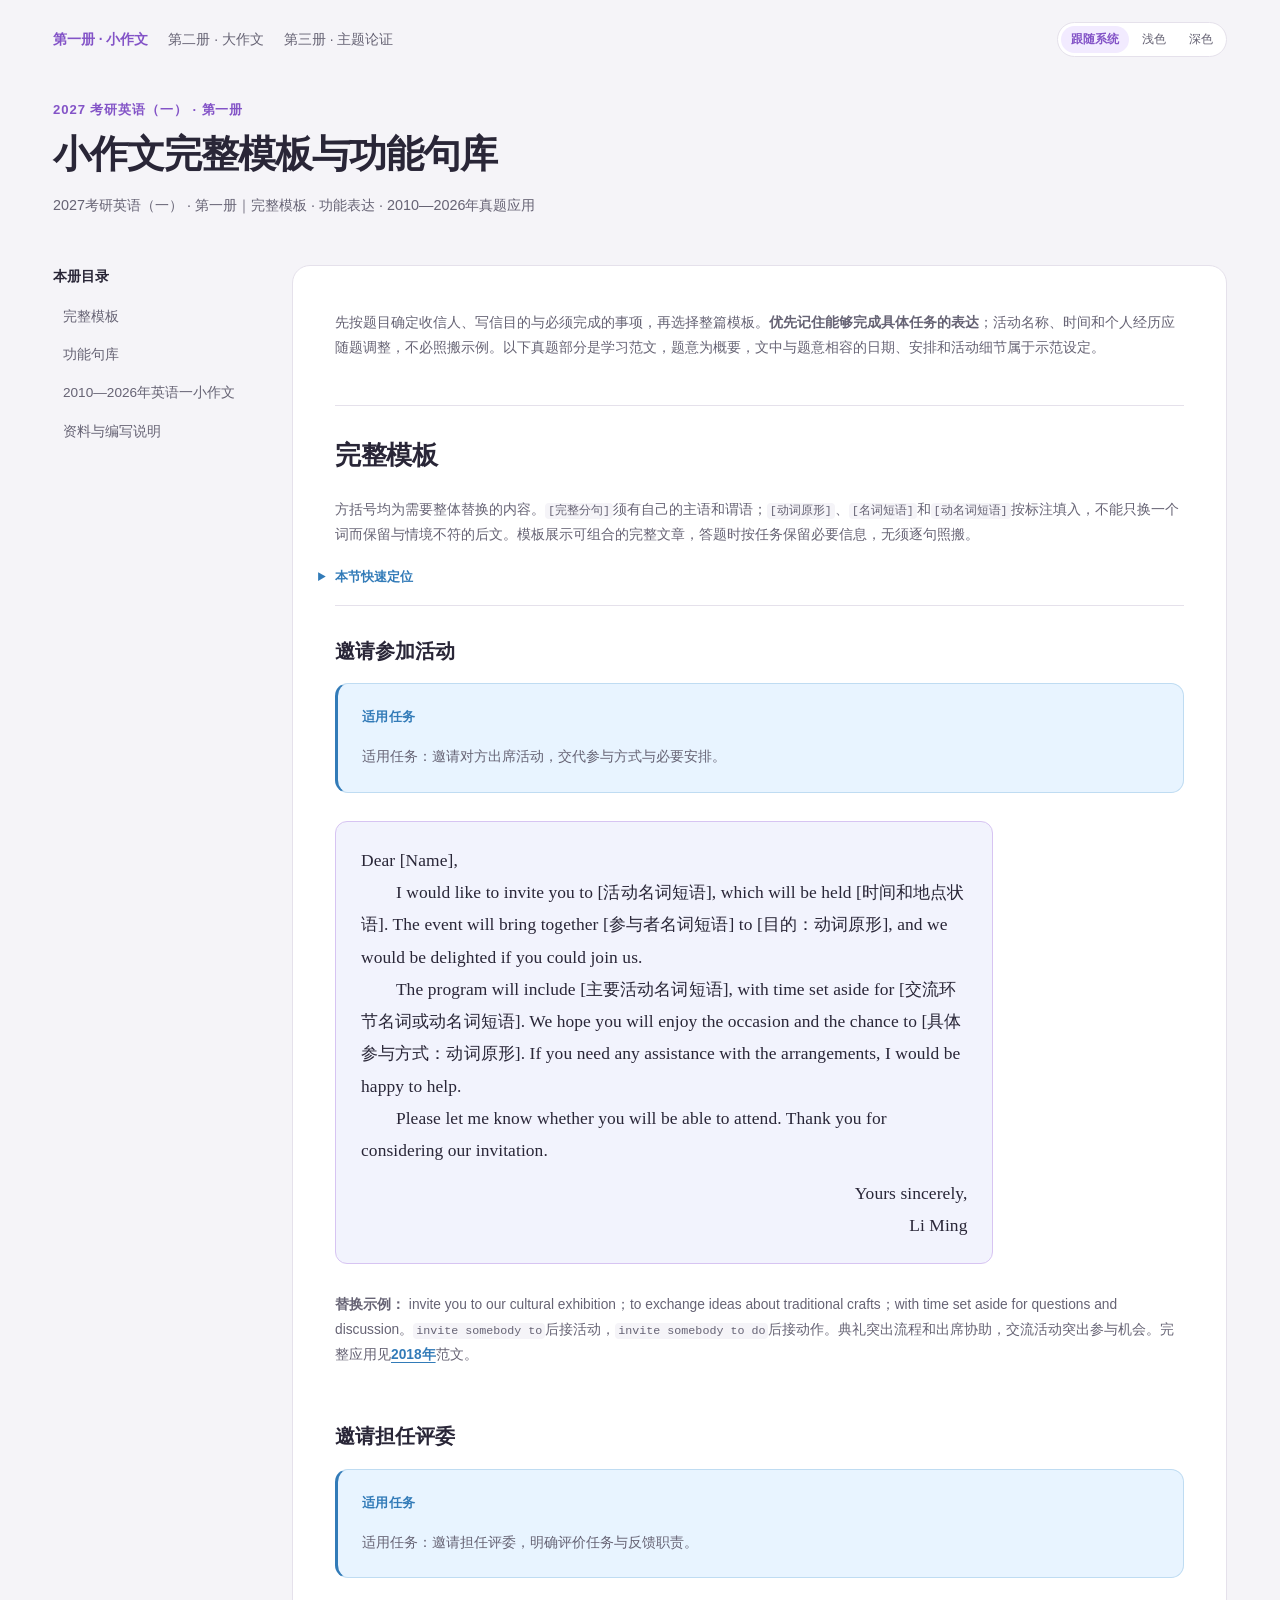
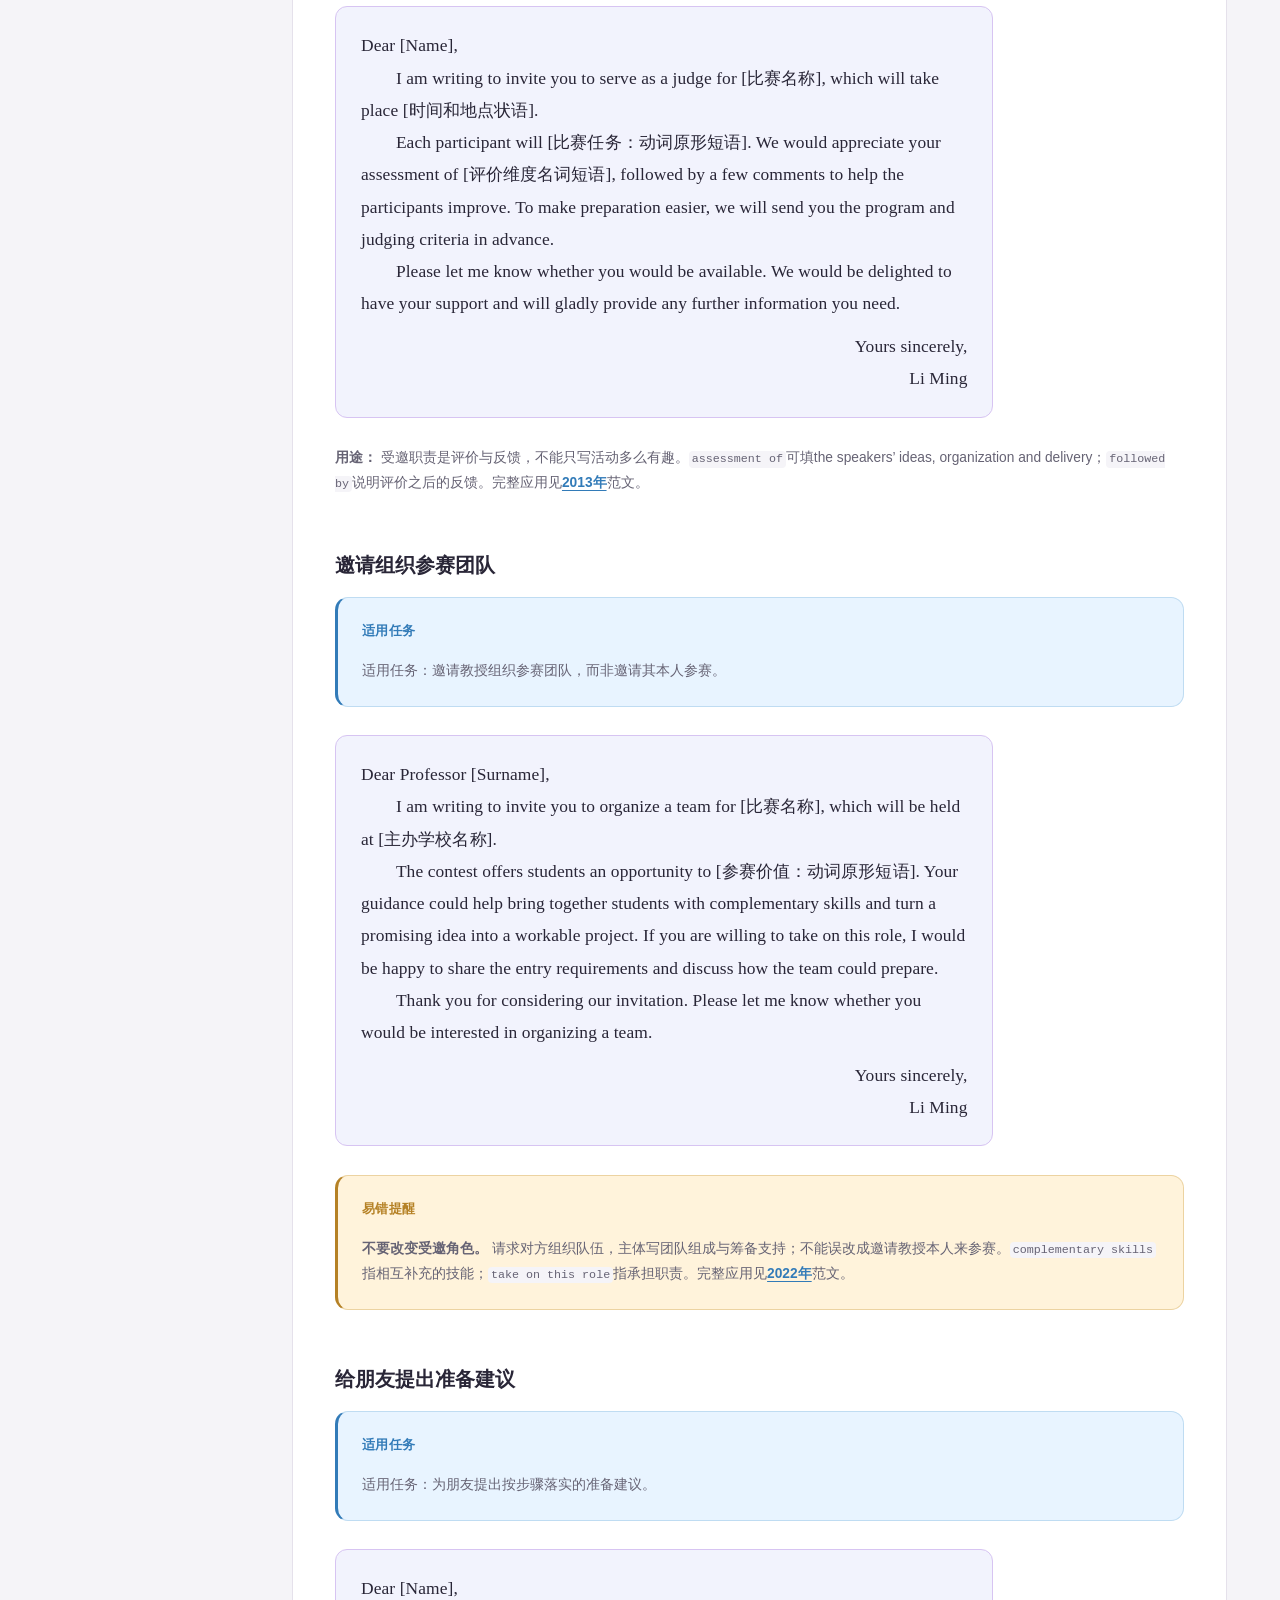
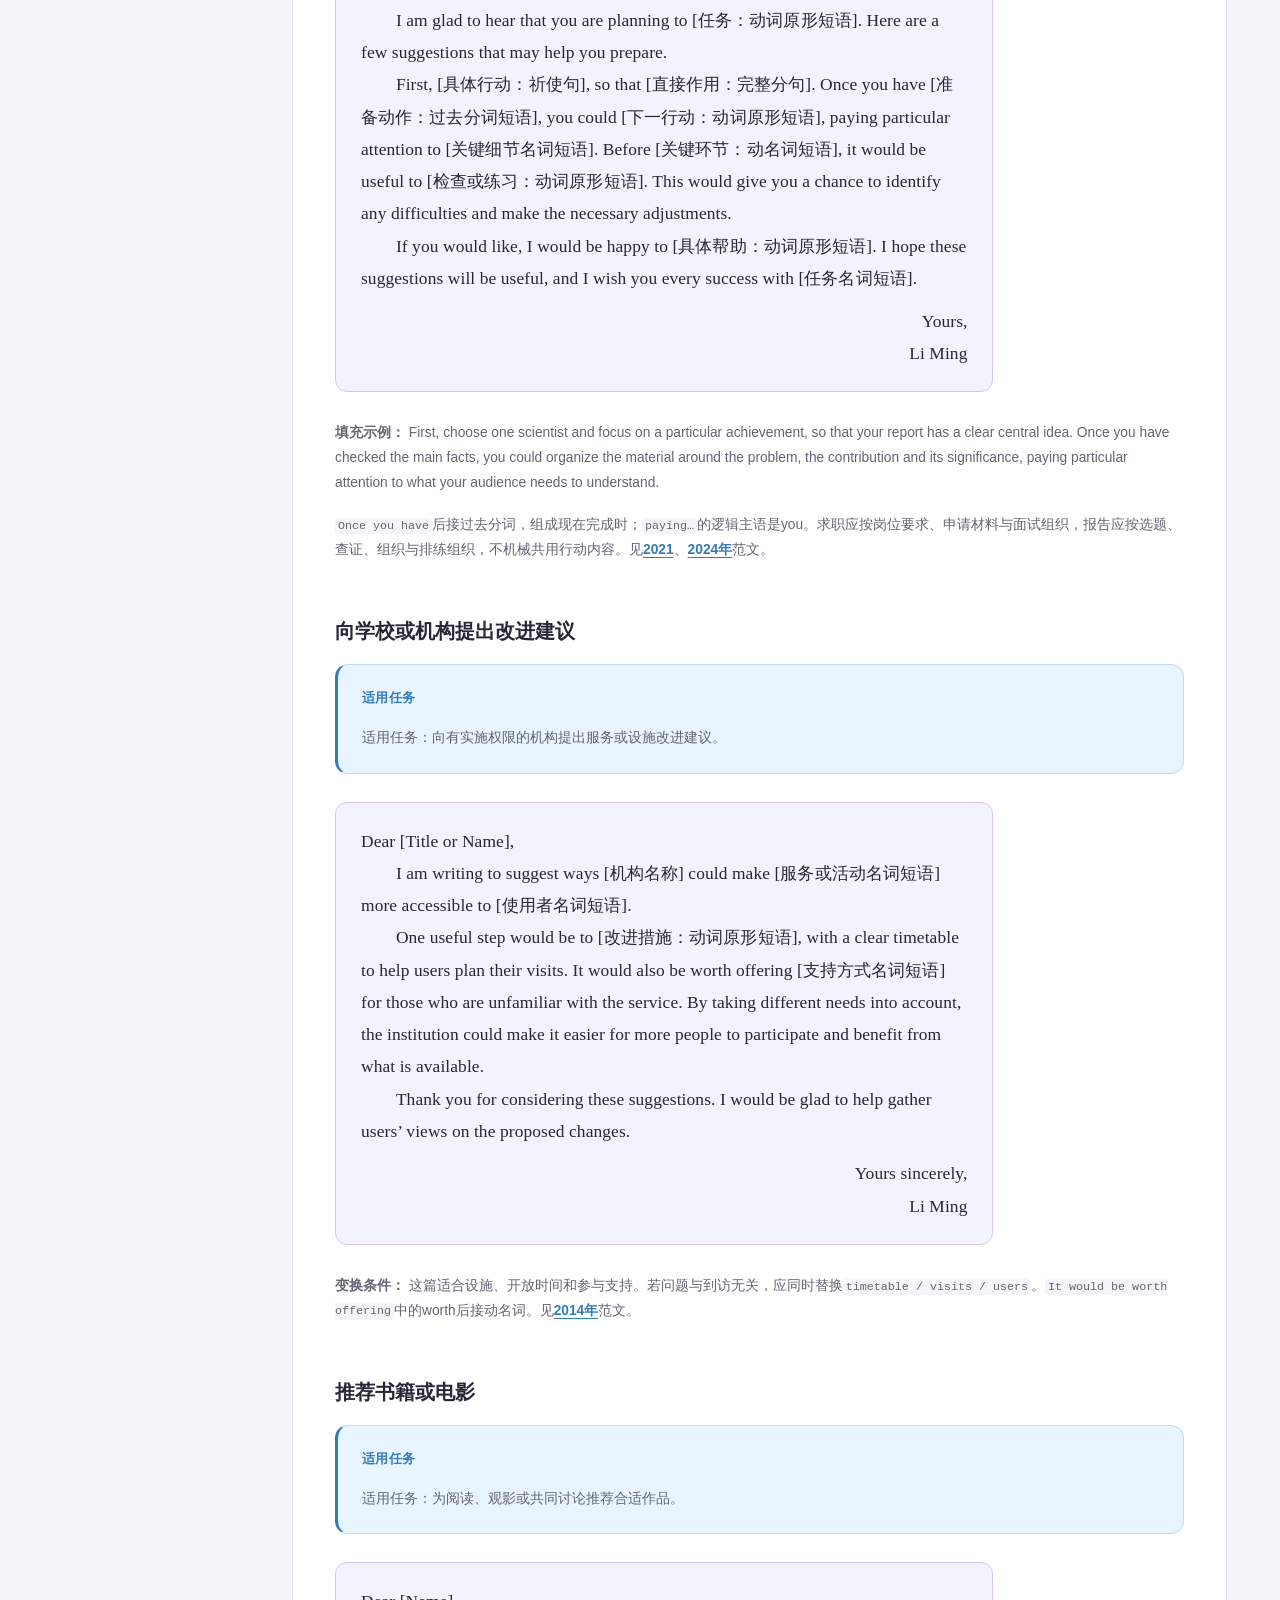
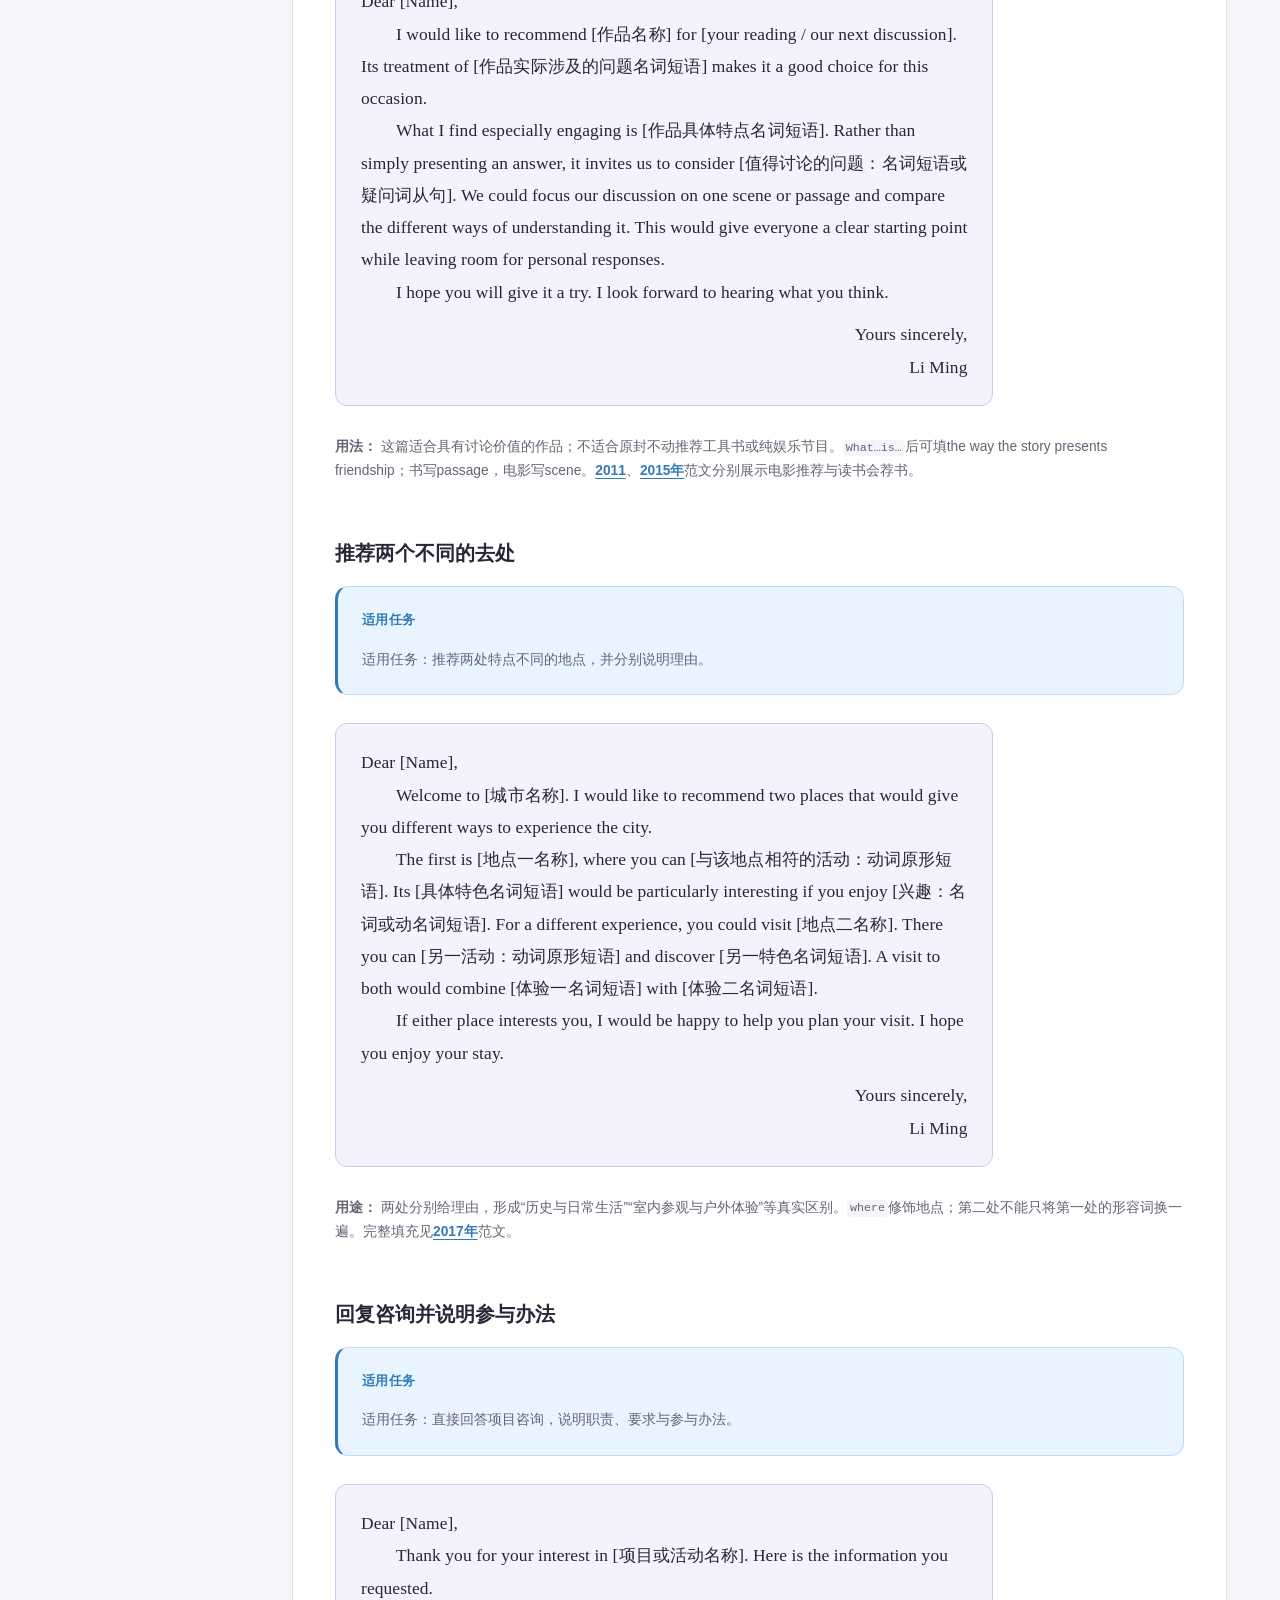
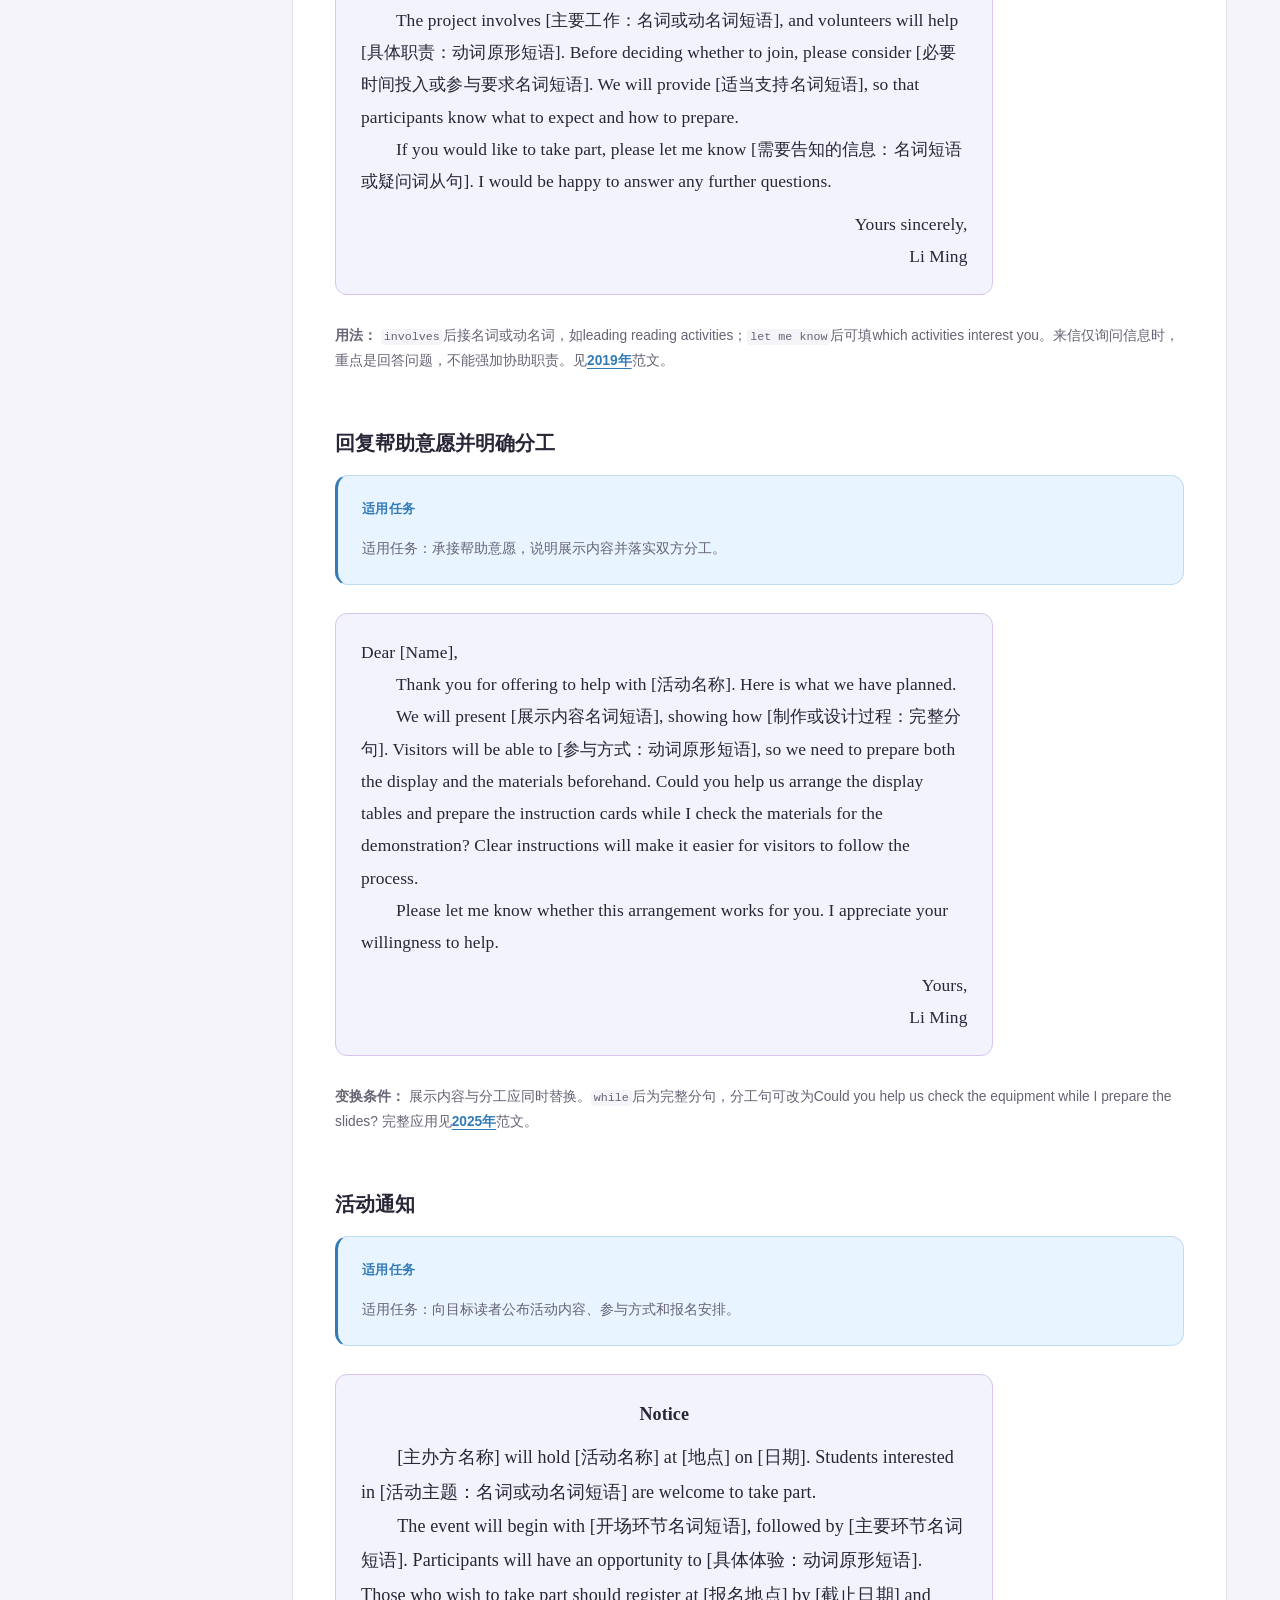
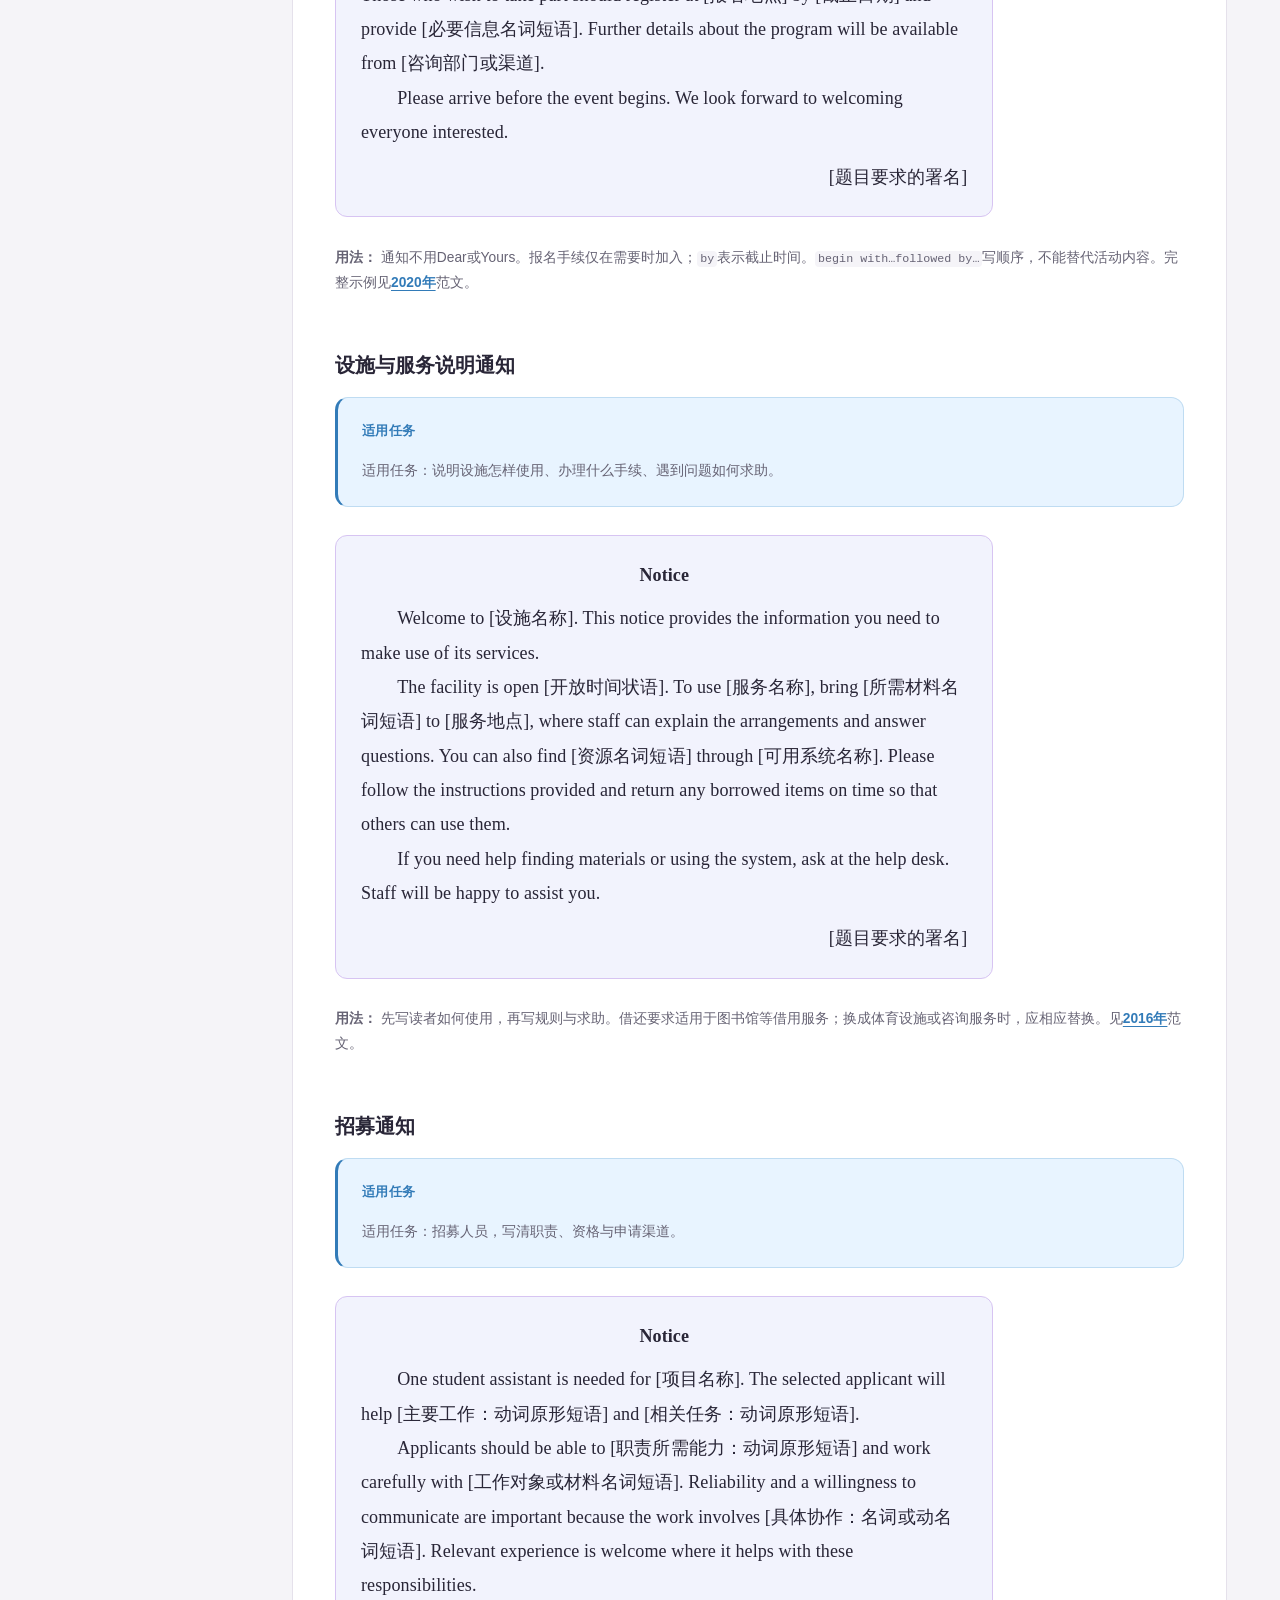
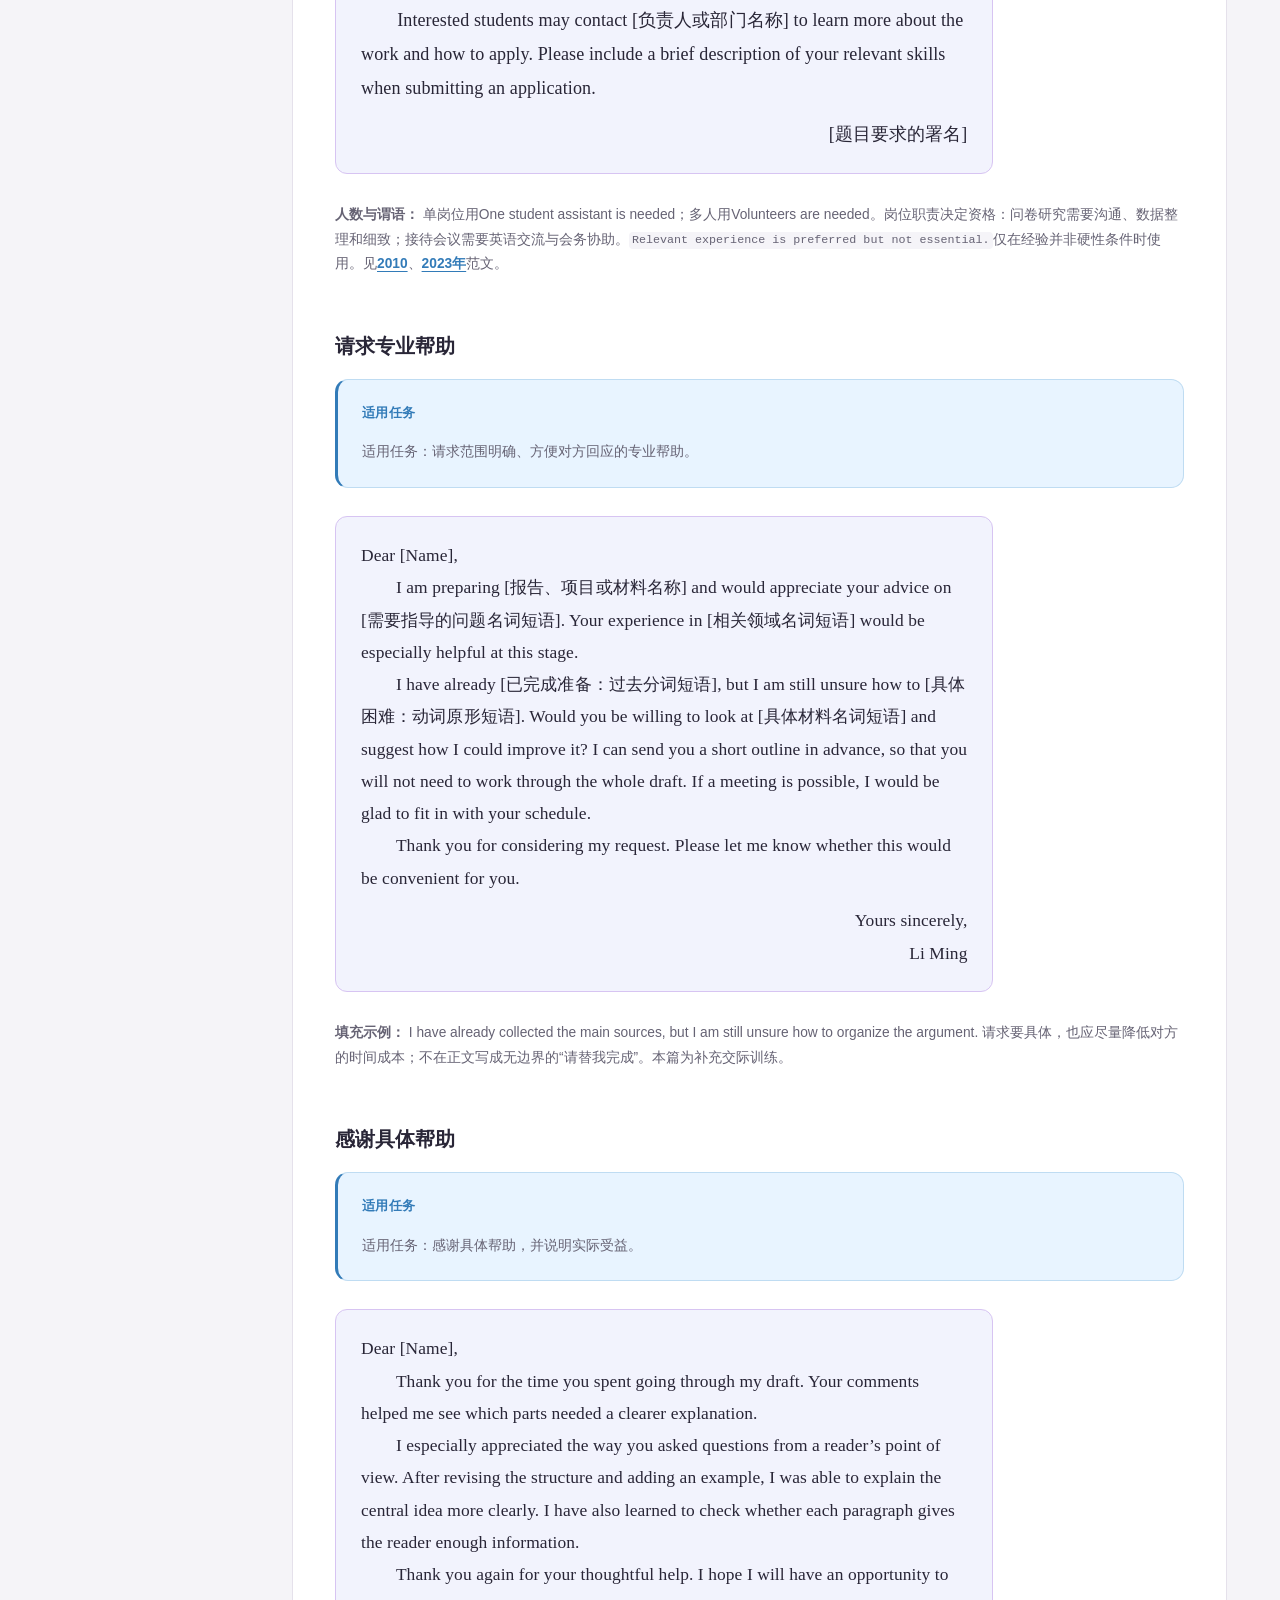
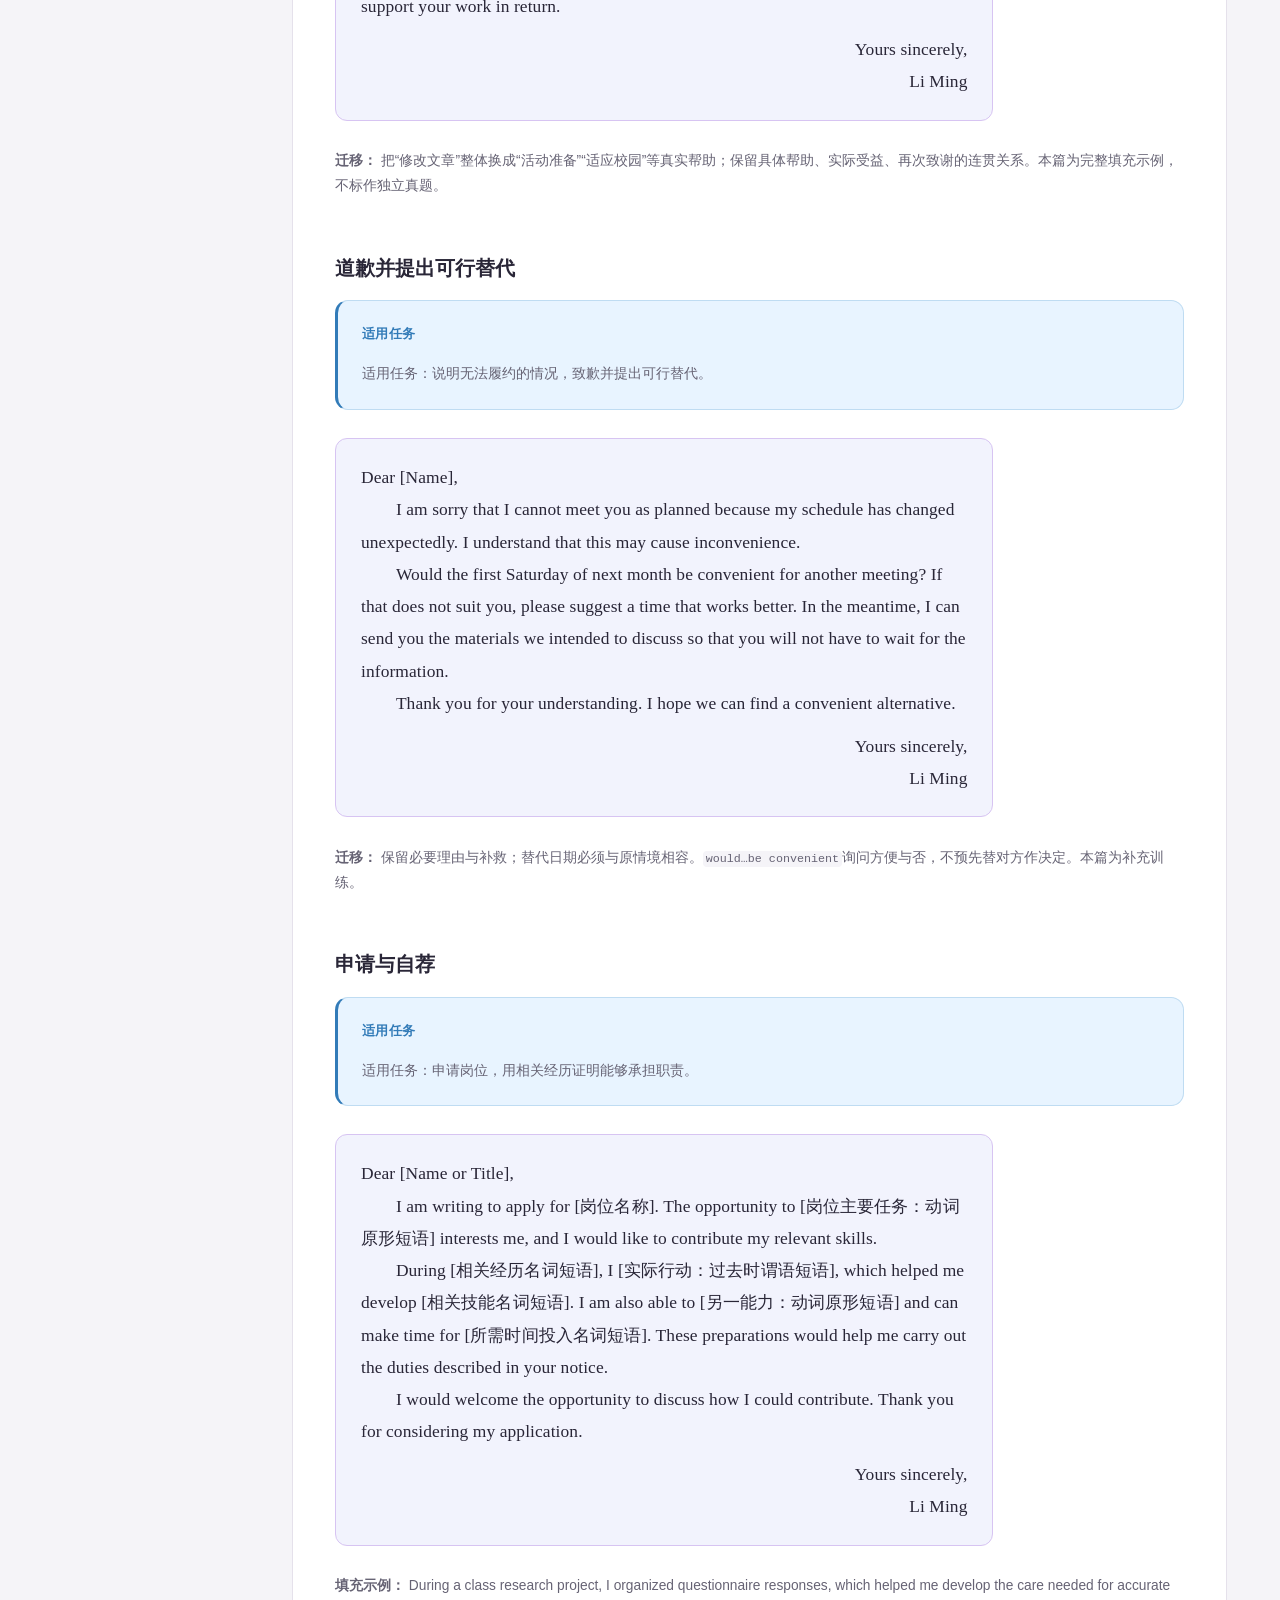
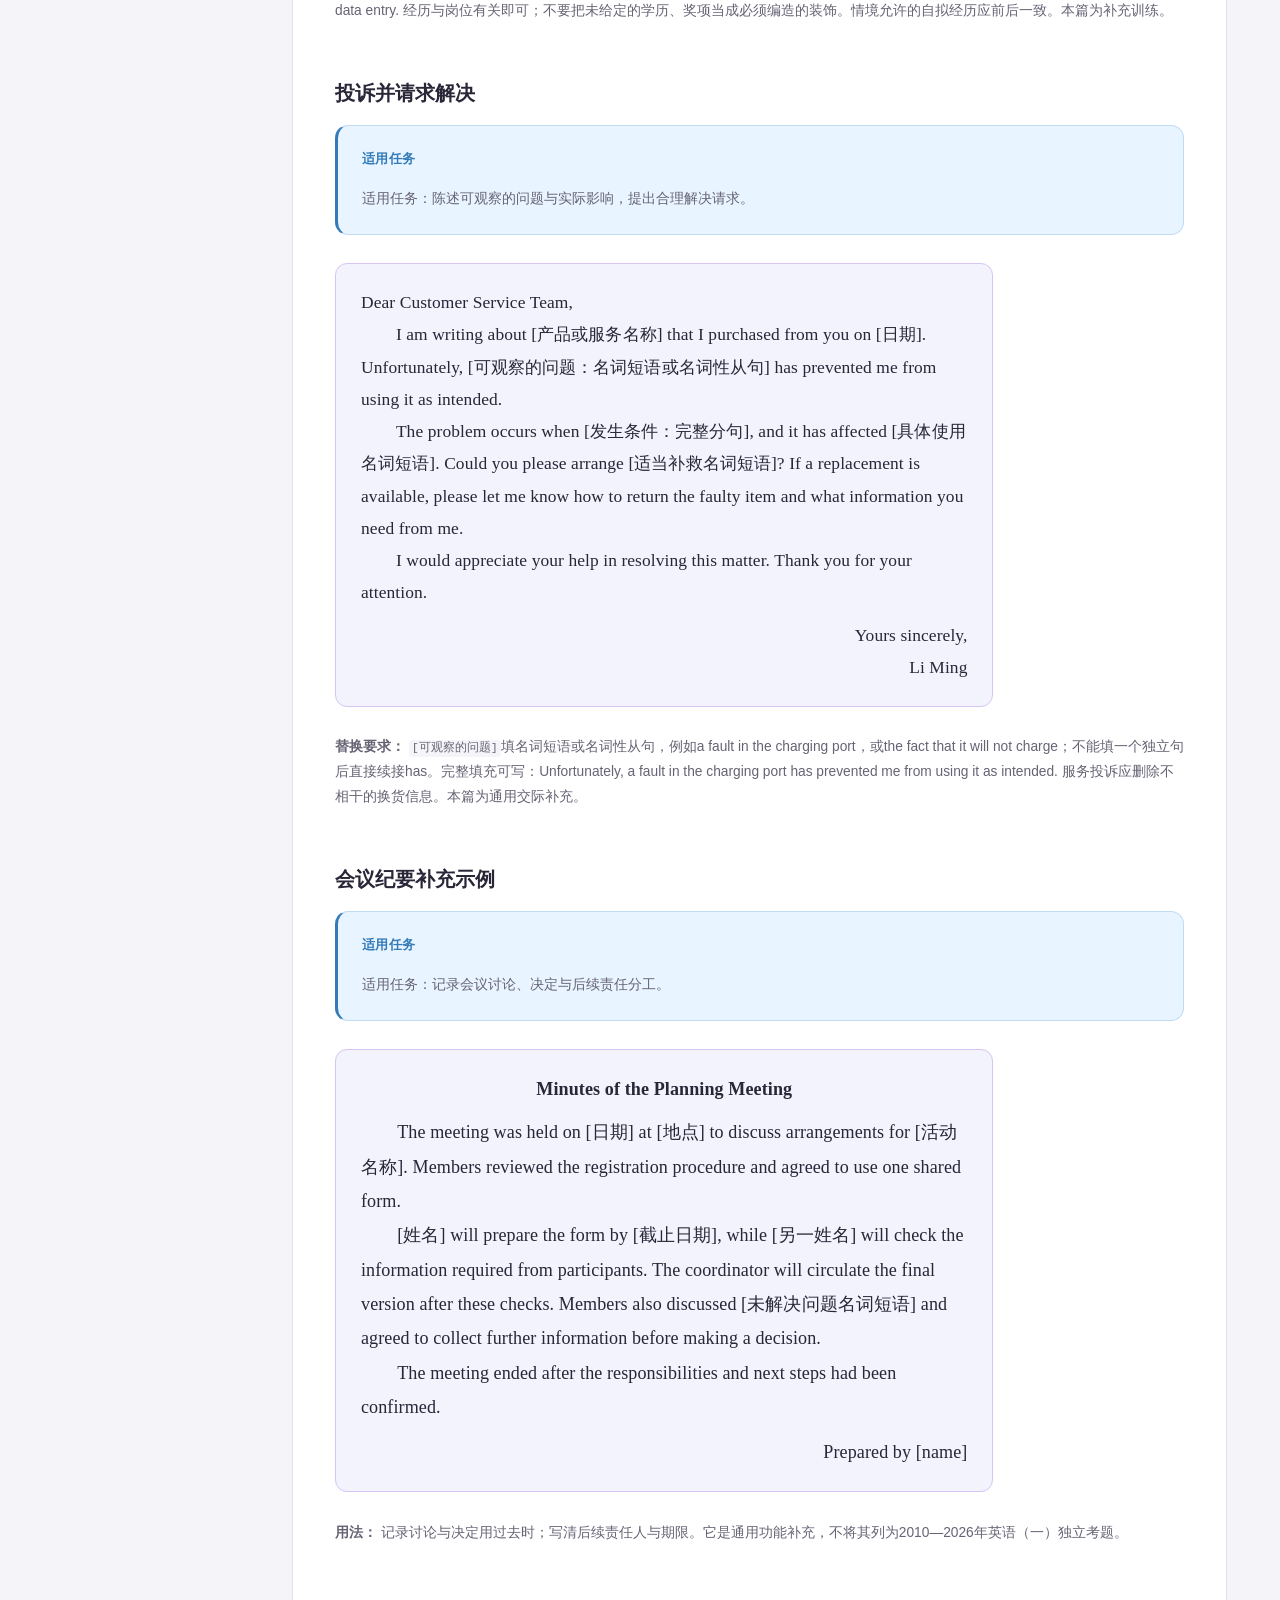
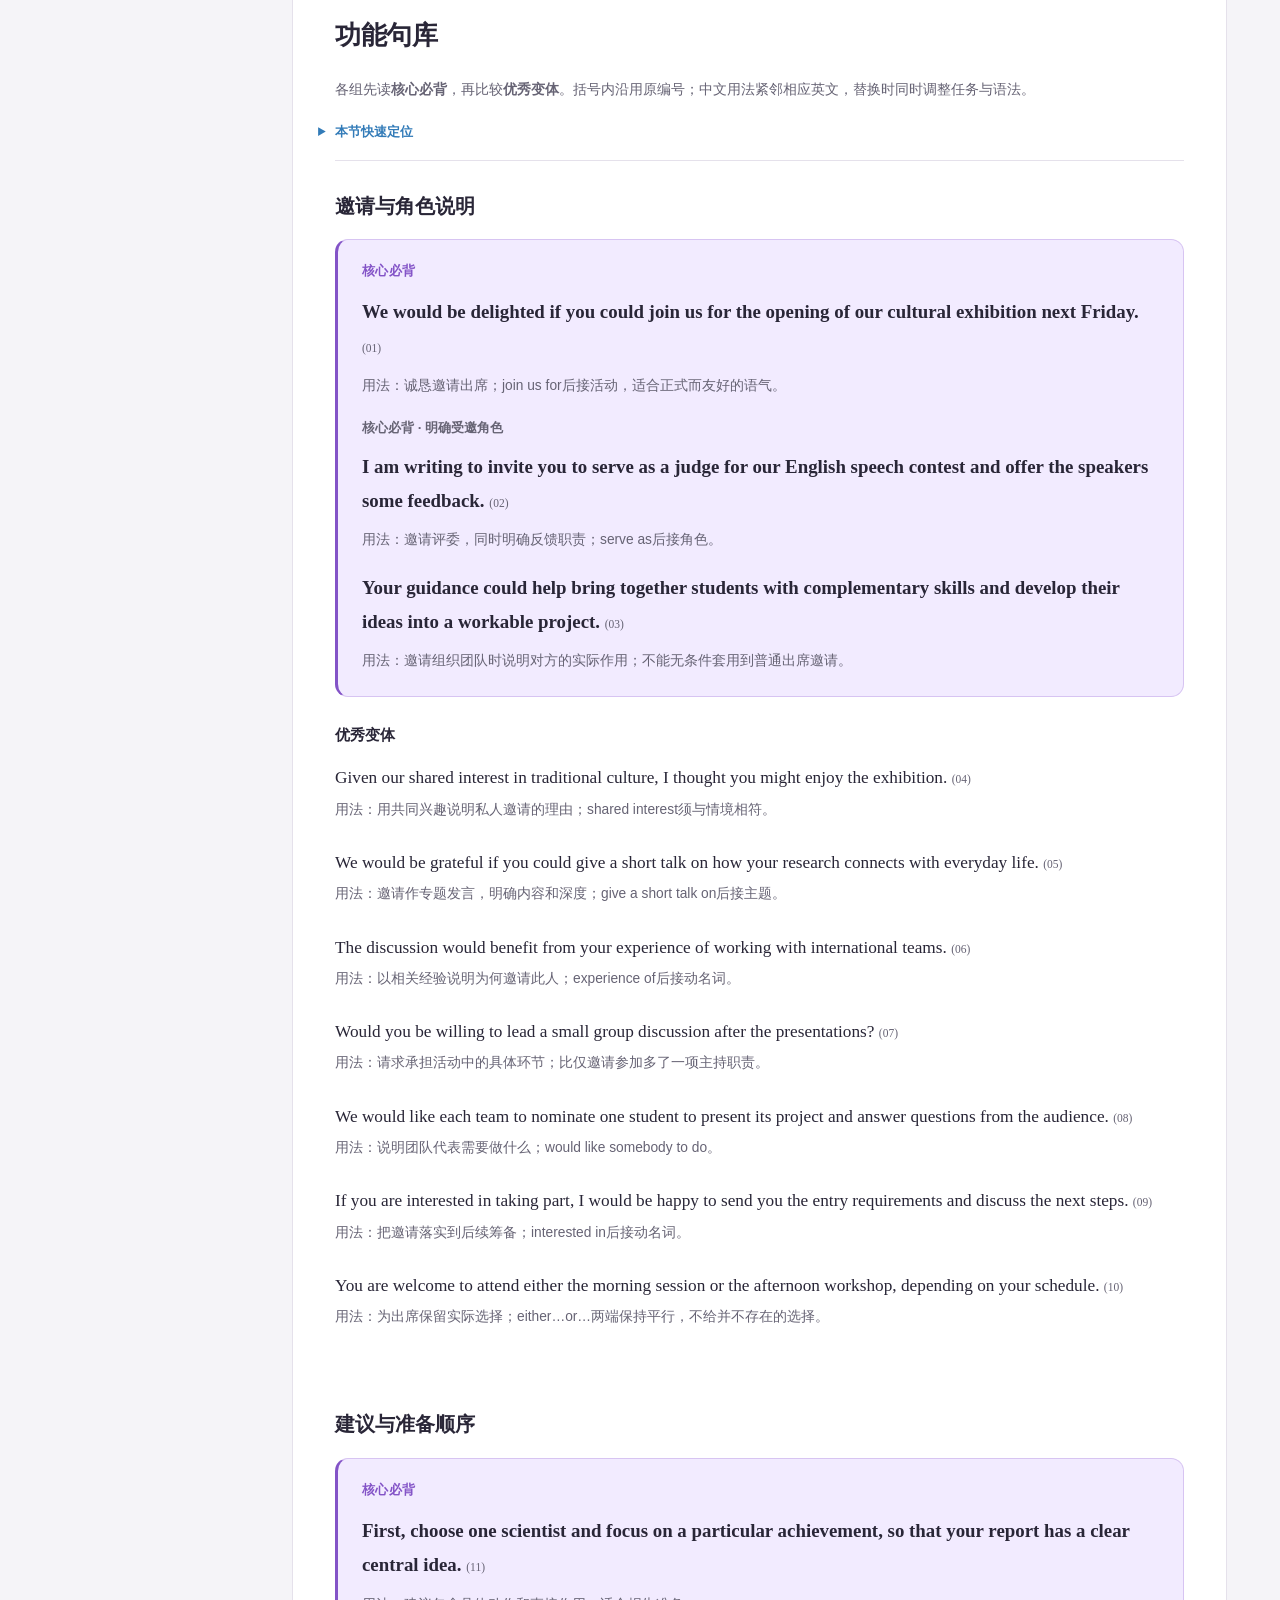
<file: index.html>
<!doctype html>
<html lang="zh-CN"><head><meta charset="utf-8"><meta name="viewport" content="width=device-width,initial-scale=1"><meta name="color-scheme" content="light dark"><title>2027考研英语（一）｜小作文完整模板与功能句库</title><link rel="stylesheet" href="作文三册-彩色阅读.css?v=20261109-exam-prompts"></head><body>
<input class="theme-radio" id="theme-auto" name="theme" type="radio" checked aria-label="跟随系统配色"><input class="theme-radio" id="theme-light" name="theme" type="radio" aria-label="浅色阅读"><input class="theme-radio" id="theme-dark" name="theme" type="radio" aria-label="深色阅读">
<div class="reader"><div class="topbar"><nav class="series-links" aria-label="三册导航"><a href="01-小作文完整模板与功能句库.html" aria-current="page">第一册 · 小作文</a><a href="02-大作文完整模板与功能句库.html">第二册 · 大作文</a><a href="03-主题语料与优秀论证段落.html">第三册 · 主题论证</a></nav><nav class="theme-controls" aria-label="阅读配色"><label for="theme-auto">跟随系统</label><label for="theme-light">浅色</label><label for="theme-dark">深色</label></nav></div>
<header class="book-header"><div class="book-kicker">2027 考研英语（一） · 第一册</div><h1>小作文完整模板与功能句库</h1><div class="book-subtitle"><p><em>2027考研英语（一） · 第一册｜完整模板 · 功能表达 · 2010—2026年真题应用</em></p>
</div></header>
<div class="book-layout"><aside class="book-navigation" id="目录"><details open><summary>本册目录</summary><nav aria-label="章节目录"><a href="#完整模板">完整模板</a><a href="#功能句库">功能句库</a><a href="#20102026年英语一小作文">2010—2026年英语一小作文</a><a href="#资料与编写说明">资料与编写说明</a></nav></details></aside><main><div class="book-intro"><p class="annotation">先按题目确定收信人、写信目的与必须完成的事项，再选择整篇模板。<strong>优先记住能够完成具体任务的表达</strong>；活动名称、时间和个人经历应随题调整，不必照搬示例。以下真题部分是学习范文，题意为概要，文中与题意相容的日期、安排和活动细节属于示范设定。</p></div><section class="book-module" id="完整模板"><h2>完整模板</h2><p class="annotation">方括号均为需要整体替换的内容。<code>[完整分句]</code>须有自己的主语和谓语；<code>[动词原形]</code>、<code>[名词短语]</code>和<code>[动名词短语]</code>按标注填入，不能只换一个词而保留与情境不符的后文。模板展示可组合的完整文章，答题时按任务保留必要信息，无须逐句照搬。</p><details class="section-index"><summary>本节快速定位</summary><nav><ul>
<li><a href="#%E9%82%80%E8%AF%B7%E5%8F%82%E5%8A%A0%E6%B4%BB%E5%8A%A8">出席活动</a> · <a href="#%E9%82%80%E8%AF%B7%E6%8B%85%E4%BB%BB%E8%AF%84%E5%A7%94">担任评委</a> · <a href="#%E9%82%80%E8%AF%B7%E7%BB%84%E7%BB%87%E5%8F%82%E8%B5%9B%E5%9B%A2%E9%98%9F">组织团队</a></li>
<li><a href="#%E7%BB%99%E6%9C%8B%E5%8F%8B%E6%8F%90%E5%87%BA%E5%87%86%E5%A4%87%E5%BB%BA%E8%AE%AE">个人建议</a> · <a href="#%E5%90%91%E5%AD%A6%E6%A0%A1%E6%88%96%E6%9C%BA%E6%9E%84%E6%8F%90%E5%87%BA%E6%94%B9%E8%BF%9B%E5%BB%BA%E8%AE%AE">机构建议</a> · <a href="#%E6%8E%A8%E8%8D%90%E4%B9%A6%E7%B1%8D%E6%88%96%E7%94%B5%E5%BD%B1">作品推荐</a></li>
<li><a href="#%E6%8E%A8%E8%8D%90%E4%B8%A4%E4%B8%AA%E4%B8%8D%E5%90%8C%E7%9A%84%E5%8E%BB%E5%A4%84">地点推荐</a> · <a href="#%E5%9B%9E%E5%A4%8D%E5%92%A8%E8%AF%A2%E5%B9%B6%E8%AF%B4%E6%98%8E%E5%8F%82%E4%B8%8E%E5%8A%9E%E6%B3%95">咨询回复</a> · <a href="#%E5%9B%9E%E5%A4%8D%E5%B8%AE%E5%8A%A9%E6%84%8F%E6%84%BF%E5%B9%B6%E6%98%8E%E7%A1%AE%E5%88%86%E5%B7%A5">协作回复</a></li>
<li><a href="#%E6%B4%BB%E5%8A%A8%E9%80%9A%E7%9F%A5">活动通知</a> · <a href="#%E8%AE%BE%E6%96%BD%E4%B8%8E%E6%9C%8D%E5%8A%A1%E8%AF%B4%E6%98%8E%E9%80%9A%E7%9F%A5">服务通知</a> · <a href="#%E6%8B%9B%E5%8B%9F%E9%80%9A%E7%9F%A5">招募通知</a></li>
<li><a href="#%E8%AF%B7%E6%B1%82%E4%B8%93%E4%B8%9A%E5%B8%AE%E5%8A%A9">专业请求</a> · <a href="#%E6%84%9F%E8%B0%A2%E5%85%B7%E4%BD%93%E5%B8%AE%E5%8A%A9">感谢帮助</a> · <a href="#%E9%81%93%E6%AD%89%E5%B9%B6%E6%8F%90%E5%87%BA%E5%8F%AF%E8%A1%8C%E6%9B%BF%E4%BB%A3">道歉改期</a></li>
<li><a href="#%E7%94%B3%E8%AF%B7%E4%B8%8E%E8%87%AA%E8%8D%90">申请自荐</a> · <a href="#%E6%8A%95%E8%AF%89%E5%B9%B6%E8%AF%B7%E6%B1%82%E8%A7%A3%E5%86%B3">投诉补救</a> · <a href="#%E4%BC%9A%E8%AE%AE%E7%BA%AA%E8%A6%81%E8%A1%A5%E5%85%85%E7%A4%BA%E4%BE%8B">会议纪要</a></li>
</ul>
</nav></details><section class="learning-unit" id="邀请参加活动"><h3>邀请参加活动</h3><aside class="color-block grammar-block task-block"><div class="block-label">适用任务</div><p class="annotation"><em>适用任务：邀请对方出席活动，交代参与方式与必要安排。</em></p></aside><div class="composition reading-composition letter-composition" translate="no"><p class="essay-paragraph letter-line" lang="en">Dear [Name],</p><p class="essay-paragraph" lang="en">I would like to invite you to [活动名词短语], which will be held [时间和地点状语]. The event will bring together [参与者名词短语] to [目的：动词原形], and we would be delighted if you could join us.</p><p class="essay-paragraph" lang="en">The program will include [主要活动名词短语], with time set aside for [交流环节名词或动名词短语]. We hope you will enjoy the occasion and the chance to [具体参与方式：动词原形]. If you need any assistance with the arrangements, I would be happy to help.</p><p class="essay-paragraph" lang="en">Please let me know whether you will be able to attend. Thank you for considering our invitation.</p><p class="essay-paragraph letter-line letter-closing" lang="en">Yours sincerely,<br>Li Ming</p></div><p class="annotation"><strong>替换示例：</strong> invite you to our cultural exhibition；to exchange ideas about traditional crafts；with time set aside for questions and discussion。<code>invite somebody to</code>后接活动，<code>invite somebody to do</code>后接动作。典礼突出流程和出席协助，交流活动突出参与机会。完整应用见<a class="reference-link" href="#2018%E5%B9%B4%E9%82%80%E8%AF%B7%E5%9B%BD%E9%99%85%E4%B8%93%E5%AE%B6%E5%87%BA%E5%B8%AD%E6%AF%95%E4%B8%9A%E5%85%B8%E7%A4%BC">2018年</a>范文。</p></section><section class="learning-unit" id="邀请担任评委"><h3>邀请担任评委</h3><aside class="color-block grammar-block task-block"><div class="block-label">适用任务</div><p class="annotation"><em>适用任务：邀请担任评委，明确评价任务与反馈职责。</em></p></aside><div class="composition reading-composition letter-composition" translate="no"><p class="essay-paragraph letter-line" lang="en">Dear [Name],</p><p class="essay-paragraph" lang="en">I am writing to invite you to serve as a judge for [比赛名称], which will take place [时间和地点状语].</p><p class="essay-paragraph" lang="en">Each participant will [比赛任务：动词原形短语]. We would appreciate your assessment of [评价维度名词短语], followed by a few comments to help the participants improve. To make preparation easier, we will send you the program and judging criteria in advance.</p><p class="essay-paragraph" lang="en">Please let me know whether you would be available. We would be delighted to have your support and will gladly provide any further information you need.</p><p class="essay-paragraph letter-line letter-closing" lang="en">Yours sincerely,<br>Li Ming</p></div><p class="annotation"><strong>用途：</strong> 受邀职责是评价与反馈，不能只写活动多么有趣。<code>assessment of</code>可填the speakers’ ideas, organization and delivery；<code>followed by</code>说明评价之后的反馈。完整应用见<a class="reference-link" href="#2013%E5%B9%B4%E9%82%80%E8%AF%B7%E5%A4%96%E6%95%99%E6%8B%85%E4%BB%BB%E8%AF%84%E5%A7%94">2013年</a>范文。</p></section><section class="learning-unit" id="邀请组织参赛团队"><h3>邀请组织参赛团队</h3><aside class="color-block grammar-block task-block"><div class="block-label">适用任务</div><p class="annotation"><em>适用任务：邀请教授组织参赛团队，而非邀请其本人参赛。</em></p></aside><div class="composition reading-composition letter-composition" translate="no"><p class="essay-paragraph letter-line" lang="en">Dear Professor [Surname],</p><p class="essay-paragraph" lang="en">I am writing to invite you to organize a team for [比赛名称], which will be held at [主办学校名称].</p><p class="essay-paragraph" lang="en">The contest offers students an opportunity to [参赛价值：动词原形短语]. Your guidance could help bring together students with complementary skills and turn a promising idea into a workable project. If you are willing to take on this role, I would be happy to share the entry requirements and discuss how the team could prepare.</p><p class="essay-paragraph" lang="en">Thank you for considering our invitation. Please let me know whether you would be interested in organizing a team.</p><p class="essay-paragraph letter-line letter-closing" lang="en">Yours sincerely,<br>Li Ming</p></div><aside class="color-block warning-block"><div class="block-label">易错提醒</div><p class="annotation"><strong>不要改变受邀角色。</strong> 请求对方组织队伍，主体写团队组成与筹备支持；不能误改成邀请教授本人来参赛。<code>complementary skills</code>指相互补充的技能；<code>take on this role</code>指承担职责。完整应用见<a class="reference-link" href="#2022%E5%B9%B4%E9%82%80%E8%AF%B7%E6%95%99%E6%8E%88%E7%BB%84%E7%BB%87%E7%AB%9E%E8%B5%9B%E5%9B%A2%E9%98%9F">2022年</a>范文。</p></aside></section><section class="learning-unit" id="给朋友提出准备建议"><h3>给朋友提出准备建议</h3><aside class="color-block grammar-block task-block"><div class="block-label">适用任务</div><p class="annotation"><em>适用任务：为朋友提出按步骤落实的准备建议。</em></p></aside><div class="composition reading-composition letter-composition" translate="no"><p class="essay-paragraph letter-line" lang="en">Dear [Name],</p><p class="essay-paragraph" lang="en">I am glad to hear that you are planning to [任务：动词原形短语]. Here are a few suggestions that may help you prepare.</p><p class="essay-paragraph" lang="en">First, [具体行动：祈使句], so that [直接作用：完整分句]. Once you have [准备动作：过去分词短语], you could [下一行动：动词原形短语], paying particular attention to [关键细节名词短语]. Before [关键环节：动名词短语], it would be useful to [检查或练习：动词原形短语]. This would give you a chance to identify any difficulties and make the necessary adjustments.</p><p class="essay-paragraph" lang="en">If you would like, I would be happy to [具体帮助：动词原形短语]. I hope these suggestions will be useful, and I wish you every success with [任务名词短语].</p><p class="essay-paragraph letter-line letter-closing" lang="en">Yours,<br>Li Ming</p></div><p class="annotation"><strong>填充示例：</strong> First, choose one scientist and focus on a particular achievement, so that your report has a clear central idea. Once you have checked the main facts, you could organize the material around the problem, the contribution and its significance, paying particular attention to what your audience needs to understand.</p><p class="annotation"><code>Once you have</code>后接过去分词，组成现在完成时；<code>paying…</code>的逻辑主语是you。求职应按岗位要求、申请材料与面试组织，报告应按选题、查证、组织与排练组织，不机械共用行动内容。见<a class="reference-link" href="#2021%E5%B9%B4%E4%B8%BA%E8%AE%A1%E5%88%92%E5%9C%A8%E4%B8%AD%E5%9B%BD%E6%B1%82%E8%81%8C%E7%9A%84%E6%9C%8B%E5%8F%8B%E6%8F%90%E5%BB%BA%E8%AE%AE">2021</a>、<a class="reference-link" href="#2024%E5%B9%B4%E5%9B%9E%E5%A4%8D%E5%8F%A3%E5%A4%B4%E6%8A%A5%E5%91%8A%E5%87%86%E5%A4%87%E7%9A%84%E8%AF%A2%E9%97%AE">2024年</a>范文。</p></section><section class="learning-unit" id="向学校或机构提出改进建议"><h3>向学校或机构提出改进建议</h3><aside class="color-block grammar-block task-block"><div class="block-label">适用任务</div><p class="annotation"><em>适用任务：向有实施权限的机构提出服务或设施改进建议。</em></p></aside><div class="composition reading-composition letter-composition" translate="no"><p class="essay-paragraph letter-line" lang="en">Dear [Title or Name],</p><p class="essay-paragraph" lang="en">I am writing to suggest ways [机构名称] could make [服务或活动名词短语] more accessible to [使用者名词短语].</p><p class="essay-paragraph" lang="en">One useful step would be to [改进措施：动词原形短语], with a clear timetable to help users plan their visits. It would also be worth offering [支持方式名词短语] for those who are unfamiliar with the service. By taking different needs into account, the institution could make it easier for more people to participate and benefit from what is available.</p><p class="essay-paragraph" lang="en">Thank you for considering these suggestions. I would be glad to help gather users’ views on the proposed changes.</p><p class="essay-paragraph letter-line letter-closing" lang="en">Yours sincerely,<br>Li Ming</p></div><p class="annotation"><strong>变换条件：</strong> 这篇适合设施、开放时间和参与支持。若问题与到访无关，应同时替换<code>timetable / visits / users</code>。<code>It would be worth offering</code>中的worth后接动名词。见<a class="reference-link" href="#2014%E5%B9%B4%E5%90%91%E6%A0%A1%E9%95%BF%E5%BB%BA%E8%AE%AE%E6%94%B9%E5%96%84%E5%AD%A6%E7%94%9F%E8%BA%AB%E4%BD%93%E7%8A%B6%E5%86%B5">2014年</a>范文。</p></section><section class="learning-unit" id="推荐书籍或电影"><h3>推荐书籍或电影</h3><aside class="color-block grammar-block task-block"><div class="block-label">适用任务</div><p class="annotation"><em>适用任务：为阅读、观影或共同讨论推荐合适作品。</em></p></aside><div class="composition reading-composition letter-composition" translate="no"><p class="essay-paragraph letter-line" lang="en">Dear [Name],</p><p class="essay-paragraph" lang="en">I would like to recommend [作品名称] for [your reading / our next discussion]. Its treatment of [作品实际涉及的问题名词短语] makes it a good choice for this occasion.</p><p class="essay-paragraph" lang="en">What I find especially engaging is [作品具体特点名词短语]. Rather than simply presenting an answer, it invites us to consider [值得讨论的问题：名词短语或疑问词从句]. We could focus our discussion on one scene or passage and compare the different ways of understanding it. This would give everyone a clear starting point while leaving room for personal responses.</p><p class="essay-paragraph" lang="en">I hope you will give it a try. I look forward to hearing what you think.</p><p class="essay-paragraph letter-line letter-closing" lang="en">Yours sincerely,<br>Li Ming</p></div><p class="annotation"><strong>用法：</strong> 这篇适合具有讨论价值的作品；不适合原封不动推荐工具书或纯娱乐节目。<code>What…is…</code>后可填the way the story presents friendship；书写passage，电影写scene。<a class="reference-link" href="#2011%E5%B9%B4%E5%90%91%E6%9C%8B%E5%8F%8B%E6%8E%A8%E8%8D%90%E7%94%B5%E5%BD%B1">2011</a>、<a class="reference-link" href="#2015%E5%B9%B4%E4%B8%BA%E8%AF%BB%E4%B9%A6%E4%BC%9A%E6%8E%A8%E8%8D%90%E4%B9%A6%E7%B1%8D">2015年</a>范文分别展示电影推荐与读书会荐书。</p></section><section class="learning-unit" id="推荐两个不同的去处"><h3>推荐两个不同的去处</h3><aside class="color-block grammar-block task-block"><div class="block-label">适用任务</div><p class="annotation"><em>适用任务：推荐两处特点不同的地点，并分别说明理由。</em></p></aside><div class="composition reading-composition letter-composition" translate="no"><p class="essay-paragraph letter-line" lang="en">Dear [Name],</p><p class="essay-paragraph" lang="en">Welcome to [城市名称]. I would like to recommend two places that would give you different ways to experience the city.</p><p class="essay-paragraph" lang="en">The first is [地点一名称], where you can [与该地点相符的活动：动词原形短语]. Its [具体特色名词短语] would be particularly interesting if you enjoy [兴趣：名词或动名词短语]. For a different experience, you could visit [地点二名称]. There you can [另一活动：动词原形短语] and discover [另一特色名词短语]. A visit to both would combine [体验一名词短语] with [体验二名词短语].</p><p class="essay-paragraph" lang="en">If either place interests you, I would be happy to help you plan your visit. I hope you enjoy your stay.</p><p class="essay-paragraph letter-line letter-closing" lang="en">Yours sincerely,<br>Li Ming</p></div><p class="annotation"><strong>用途：</strong> 两处分别给理由，形成“历史与日常生活”“室内参观与户外体验”等真实区别。<code>where</code>修饰地点；第二处不能只将第一处的形容词换一遍。完整填充见<a class="reference-link" href="#2017%E5%B9%B4%E6%8E%A8%E8%8D%90%E5%9F%8E%E5%B8%82%E6%99%AF%E7%82%B9">2017年</a>范文。</p></section><section class="learning-unit" id="回复咨询并说明参与办法"><h3>回复咨询并说明参与办法</h3><aside class="color-block grammar-block task-block"><div class="block-label">适用任务</div><p class="annotation"><em>适用任务：直接回答项目咨询，说明职责、要求与参与办法。</em></p></aside><div class="composition reading-composition letter-composition" translate="no"><p class="essay-paragraph letter-line" lang="en">Dear [Name],</p><p class="essay-paragraph" lang="en">Thank you for your interest in [项目或活动名称]. Here is the information you requested.</p><p class="essay-paragraph" lang="en">The project involves [主要工作：名词或动名词短语], and volunteers will help [具体职责：动词原形短语]. Before deciding whether to join, please consider [必要时间投入或参与要求名词短语]. We will provide [适当支持名词短语], so that participants know what to expect and how to prepare.</p><p class="essay-paragraph" lang="en">If you would like to take part, please let me know [需要告知的信息：名词短语或疑问词从句]. I would be happy to answer any further questions.</p><p class="essay-paragraph letter-line letter-closing" lang="en">Yours sincerely,<br>Li Ming</p></div><p class="annotation"><strong>用法：</strong> <code>involves</code>后接名词或动名词，如leading reading activities；<code>let me know</code>后可填which activities interest you。来信仅询问信息时，重点是回答问题，不能强加协助职责。见<a class="reference-link" href="#2019%E5%B9%B4%E5%9B%9E%E5%A4%8D%E6%94%AF%E6%95%99%E9%A1%B9%E7%9B%AE%E5%92%A8%E8%AF%A2">2019年</a>范文。</p></section><section class="learning-unit" id="回复帮助意愿并明确分工"><h3>回复帮助意愿并明确分工</h3><aside class="color-block grammar-block task-block"><div class="block-label">适用任务</div><p class="annotation"><em>适用任务：承接帮助意愿，说明展示内容并落实双方分工。</em></p></aside><div class="composition reading-composition letter-composition" translate="no"><p class="essay-paragraph letter-line" lang="en">Dear [Name],</p><p class="essay-paragraph" lang="en">Thank you for offering to help with [活动名称]. Here is what we have planned.</p><p class="essay-paragraph" lang="en">We will present [展示内容名词短语], showing how [制作或设计过程：完整分句]. Visitors will be able to [参与方式：动词原形短语], so we need to prepare both the display and the materials beforehand. Could you help us arrange the display tables and prepare the instruction cards while I check the materials for the demonstration? Clear instructions will make it easier for visitors to follow the process.</p><p class="essay-paragraph" lang="en">Please let me know whether this arrangement works for you. I appreciate your willingness to help.</p><p class="essay-paragraph letter-line letter-closing" lang="en">Yours,<br>Li Ming</p></div><p class="annotation"><strong>变换条件：</strong> 展示内容与分工应同时替换。<code>while</code>后为完整分句，分工句可改为Could you help us check the equipment while I prepare the slides? 完整应用见<a class="reference-link" href="#2025%E5%B9%B4%E5%9B%9E%E5%A4%8D%E5%B1%95%E7%A4%BA%E6%B4%BB%E5%8A%A8%E7%9A%84%E5%B8%AE%E5%8A%A9%E6%84%8F%E6%84%BF">2025年</a>范文。</p></section><section class="learning-unit" id="活动通知"><h3>活动通知</h3><aside class="color-block grammar-block task-block"><div class="block-label">适用任务</div><p class="annotation"><em>适用任务：向目标读者公布活动内容、参与方式和报名安排。</em></p></aside><div class="composition reading-composition notice-composition" translate="no"><p class="essay-paragraph document-title" lang="en">Notice</p><p class="essay-paragraph" lang="en">[主办方名称] will hold [活动名称] at [地点] on [日期]. Students interested in [活动主题：名词或动名词短语] are welcome to take part.</p><p class="essay-paragraph" lang="en">The event will begin with [开场环节名词短语], followed by [主要环节名词短语]. Participants will have an opportunity to [具体体验：动词原形短语]. Those who wish to take part should register at [报名地点] by [截止日期] and provide [必要信息名词短语]. Further details about the program will be available from [咨询部门或渠道].</p><p class="essay-paragraph" lang="en">Please arrive before the event begins. We look forward to welcoming everyone interested.</p><p class="essay-paragraph document-signature" lang="en">[题目要求的署名]</p></div><p class="annotation"><strong>用法：</strong> 通知不用Dear或Yours。报名手续仅在需要时加入；<code>by</code>表示截止时间。<code>begin with…followed by…</code>写顺序，不能替代活动内容。完整示例见<a class="reference-link" href="#2020%E5%B9%B4%E9%9D%A2%E5%90%91%E5%9B%BD%E9%99%85%E5%AD%A6%E7%94%9F%E7%9A%84%E6%AD%8C%E5%94%B1%E6%AF%94%E8%B5%9B%E9%80%9A%E7%9F%A5">2020年</a>范文。</p></section><section class="learning-unit" id="设施与服务说明通知"><h3>设施与服务说明通知</h3><aside class="color-block grammar-block task-block"><div class="block-label">适用任务</div><p class="annotation"><em>适用任务：说明设施怎样使用、办理什么手续、遇到问题如何求助。</em></p></aside><div class="composition reading-composition notice-composition" translate="no"><p class="essay-paragraph document-title" lang="en">Notice</p><p class="essay-paragraph" lang="en">Welcome to [设施名称]. This notice provides the information you need to make use of its services.</p><p class="essay-paragraph" lang="en">The facility is open [开放时间状语]. To use [服务名称], bring [所需材料名词短语] to [服务地点], where staff can explain the arrangements and answer questions. You can also find [资源名词短语] through [可用系统名称]. Please follow the instructions provided and return any borrowed items on time so that others can use them.</p><p class="essay-paragraph" lang="en">If you need help finding materials or using the system, ask at the help desk. Staff will be happy to assist you.</p><p class="essay-paragraph document-signature" lang="en">[题目要求的署名]</p></div><p class="annotation"><strong>用法：</strong> 先写读者如何使用，再写规则与求助。借还要求适用于图书馆等借用服务；换成体育设施或咨询服务时，应相应替换。见<a class="reference-link" href="#2016%E5%B9%B4%E5%90%91%E5%9B%BD%E9%99%85%E6%96%B0%E7%94%9F%E8%AF%B4%E6%98%8E%E5%9B%BE%E4%B9%A6%E9%A6%86%E6%9C%8D%E5%8A%A1">2016年</a>范文。</p></section><section class="learning-unit" id="招募通知"><h3>招募通知</h3><aside class="color-block grammar-block task-block"><div class="block-label">适用任务</div><p class="annotation"><em>适用任务：招募人员，写清职责、资格与申请渠道。</em></p></aside><div class="composition reading-composition notice-composition" translate="no"><p class="essay-paragraph document-title" lang="en">Notice</p><p class="essay-paragraph" lang="en">One student assistant is needed for [项目名称]. The selected applicant will help [主要工作：动词原形短语] and [相关任务：动词原形短语].</p><p class="essay-paragraph" lang="en">Applicants should be able to [职责所需能力：动词原形短语] and work carefully with [工作对象或材料名词短语]. Reliability and a willingness to communicate are important because the work involves [具体协作：名词或动名词短语]. Relevant experience is welcome where it helps with these responsibilities.</p><p class="essay-paragraph" lang="en">Interested students may contact [负责人或部门名称] to learn more about the work and how to apply. Please include a brief description of your relevant skills when submitting an application.</p><p class="essay-paragraph document-signature" lang="en">[题目要求的署名]</p></div><p class="annotation"><strong>人数与谓语：</strong> 单岗位用One student assistant is needed；多人用Volunteers are needed。岗位职责决定资格：问卷研究需要沟通、数据整理和细致；接待会议需要英语交流与会务协助。<code>Relevant experience is preferred but not essential.</code>仅在经验并非硬性条件时使用。见<a class="reference-link" href="#2010%E5%B9%B4%E5%9B%BD%E9%99%85%E4%BC%9A%E8%AE%AE%E5%BF%97%E6%84%BF%E8%80%85%E6%8B%9B%E5%8B%9F%E9%80%9A%E7%9F%A5">2010</a>、<a class="reference-link" href="#2023%E5%B9%B4%E6%A0%A1%E5%9B%AD%E4%BD%93%E8%82%B2%E7%A0%94%E7%A9%B6%E5%8A%A9%E7%90%86%E6%8B%9B%E5%8B%9F">2023年</a>范文。</p></section><section class="learning-unit" id="请求专业帮助"><h3>请求专业帮助</h3><aside class="color-block grammar-block task-block"><div class="block-label">适用任务</div><p class="annotation"><em>适用任务：请求范围明确、方便对方回应的专业帮助。</em></p></aside><div class="composition reading-composition letter-composition" translate="no"><p class="essay-paragraph letter-line" lang="en">Dear [Name],</p><p class="essay-paragraph" lang="en">I am preparing [报告、项目或材料名称] and would appreciate your advice on [需要指导的问题名词短语]. Your experience in [相关领域名词短语] would be especially helpful at this stage.</p><p class="essay-paragraph" lang="en">I have already [已完成准备：过去分词短语], but I am still unsure how to [具体困难：动词原形短语]. Would you be willing to look at [具体材料名词短语] and suggest how I could improve it? I can send you a short outline in advance, so that you will not need to work through the whole draft. If a meeting is possible, I would be glad to fit in with your schedule.</p><p class="essay-paragraph" lang="en">Thank you for considering my request. Please let me know whether this would be convenient for you.</p><p class="essay-paragraph letter-line letter-closing" lang="en">Yours sincerely,<br>Li Ming</p></div><p class="annotation"><strong>填充示例：</strong> I have already collected the main sources, but I am still unsure how to organize the argument. 请求要具体，也应尽量降低对方的时间成本；不在正文写成无边界的“请替我完成”。本篇为补充交际训练。</p></section><section class="learning-unit" id="感谢具体帮助"><h3>感谢具体帮助</h3><aside class="color-block grammar-block task-block"><div class="block-label">适用任务</div><p class="annotation"><em>适用任务：感谢具体帮助，并说明实际受益。</em></p></aside><div class="composition reading-composition letter-composition" translate="no"><p class="essay-paragraph letter-line" lang="en">Dear [Name],</p><p class="essay-paragraph" lang="en">Thank you for the time you spent going through my draft. Your comments helped me see which parts needed a clearer explanation.</p><p class="essay-paragraph" lang="en">I especially appreciated the way you asked questions from a reader’s point of view. After revising the structure and adding an example, I was able to explain the central idea more clearly. I have also learned to check whether each paragraph gives the reader enough information.</p><p class="essay-paragraph" lang="en">Thank you again for your thoughtful help. I hope I will have an opportunity to support your work in return.</p><p class="essay-paragraph letter-line letter-closing" lang="en">Yours sincerely,<br>Li Ming</p></div><p class="annotation"><strong>迁移：</strong> 把“修改文章”整体换成“活动准备”“适应校园”等真实帮助；保留具体帮助、实际受益、再次致谢的连贯关系。本篇为完整填充示例，不标作独立真题。</p></section><section class="learning-unit" id="道歉并提出可行替代"><h3>道歉并提出可行替代</h3><aside class="color-block grammar-block task-block"><div class="block-label">适用任务</div><p class="annotation"><em>适用任务：说明无法履约的情况，致歉并提出可行替代。</em></p></aside><div class="composition reading-composition letter-composition" translate="no"><p class="essay-paragraph letter-line" lang="en">Dear [Name],</p><p class="essay-paragraph" lang="en">I am sorry that I cannot meet you as planned because my schedule has changed unexpectedly. I understand that this may cause inconvenience.</p><p class="essay-paragraph" lang="en">Would the first Saturday of next month be convenient for another meeting? If that does not suit you, please suggest a time that works better. In the meantime, I can send you the materials we intended to discuss so that you will not have to wait for the information.</p><p class="essay-paragraph" lang="en">Thank you for your understanding. I hope we can find a convenient alternative.</p><p class="essay-paragraph letter-line letter-closing" lang="en">Yours sincerely,<br>Li Ming</p></div><p class="annotation"><strong>迁移：</strong> 保留必要理由与补救；替代日期必须与原情境相容。<code>would…be convenient</code>询问方便与否，不预先替对方作决定。本篇为补充训练。</p></section><section class="learning-unit" id="申请与自荐"><h3>申请与自荐</h3><aside class="color-block grammar-block task-block"><div class="block-label">适用任务</div><p class="annotation"><em>适用任务：申请岗位，用相关经历证明能够承担职责。</em></p></aside><div class="composition reading-composition letter-composition" translate="no"><p class="essay-paragraph letter-line" lang="en">Dear [Name or Title],</p><p class="essay-paragraph" lang="en">I am writing to apply for [岗位名称]. The opportunity to [岗位主要任务：动词原形短语] interests me, and I would like to contribute my relevant skills.</p><p class="essay-paragraph" lang="en">During [相关经历名词短语], I [实际行动：过去时谓语短语], which helped me develop [相关技能名词短语]. I am also able to [另一能力：动词原形短语] and can make time for [所需时间投入名词短语]. These preparations would help me carry out the duties described in your notice.</p><p class="essay-paragraph" lang="en">I would welcome the opportunity to discuss how I could contribute. Thank you for considering my application.</p><p class="essay-paragraph letter-line letter-closing" lang="en">Yours sincerely,<br>Li Ming</p></div><p class="annotation"><strong>填充示例：</strong> During a class research project, I organized questionnaire responses, which helped me develop the care needed for accurate data entry. 经历与岗位有关即可；不要把未给定的学历、奖项当成必须编造的装饰。情境允许的自拟经历应前后一致。本篇为补充训练。</p></section><section class="learning-unit" id="投诉并请求解决"><h3>投诉并请求解决</h3><aside class="color-block grammar-block task-block"><div class="block-label">适用任务</div><p class="annotation"><em>适用任务：陈述可观察的问题与实际影响，提出合理解决请求。</em></p></aside><div class="composition reading-composition letter-composition" translate="no"><p class="essay-paragraph letter-line" lang="en">Dear Customer Service Team,</p><p class="essay-paragraph" lang="en">I am writing about [产品或服务名称] that I purchased from you on [日期]. Unfortunately, [可观察的问题：名词短语或名词性从句] has prevented me from using it as intended.</p><p class="essay-paragraph" lang="en">The problem occurs when [发生条件：完整分句], and it has affected [具体使用名词短语]. Could you please arrange [适当补救名词短语]? If a replacement is available, please let me know how to return the faulty item and what information you need from me.</p><p class="essay-paragraph" lang="en">I would appreciate your help in resolving this matter. Thank you for your attention.</p><p class="essay-paragraph letter-line letter-closing" lang="en">Yours sincerely,<br>Li Ming</p></div><p class="annotation"><strong>替换要求：</strong> <code>[可观察的问题]</code>填名词短语或名词性从句，例如a fault in the charging port，或the fact that it will not charge；不能填一个独立句后直接续接has。完整填充可写：Unfortunately, a fault in the charging port has prevented me from using it as intended. 服务投诉应删除不相干的换货信息。本篇为通用交际补充。</p></section><section class="learning-unit" id="会议纪要补充示例"><h3>会议纪要补充示例</h3><aside class="color-block grammar-block task-block"><div class="block-label">适用任务</div><p class="annotation"><em>适用任务：记录会议讨论、决定与后续责任分工。</em></p></aside><div class="composition reading-composition minutes-composition" translate="no"><p class="essay-paragraph document-title" lang="en">Minutes of the Planning Meeting</p><p class="essay-paragraph" lang="en">The meeting was held on [日期] at [地点] to discuss arrangements for [活动名称]. Members reviewed the registration procedure and agreed to use one shared form.</p><p class="essay-paragraph" lang="en">[姓名] will prepare the form by [截止日期], while [另一姓名] will check the information required from participants. The coordinator will circulate the final version after these checks. Members also discussed [未解决问题名词短语] and agreed to collect further information before making a decision.</p><p class="essay-paragraph" lang="en">The meeting ended after the responsibilities and next steps had been confirmed.</p><p class="essay-paragraph document-signature" lang="en">Prepared by [name]</p></div><p class="annotation"><strong>用法：</strong> 记录讨论与决定用过去时；写清后续责任人与期限。它是通用功能补充，不将其列为2010—2026年英语（一）独立考题。</p></section></section><section class="book-module" id="功能句库"><h2>功能句库</h2><p class="annotation">各组先读<strong>核心必背</strong>，再比较<strong>优秀变体</strong>。括号内沿用原编号；中文用法紧邻相应英文，替换时同时调整任务与语法。</p><details class="section-index"><summary>本节快速定位</summary><nav><ul>
<li><a href="#%E9%82%80%E8%AF%B7%E4%B8%8E%E8%A7%92%E8%89%B2%E8%AF%B4%E6%98%8E">邀请与角色说明</a> · <a href="#%E5%BB%BA%E8%AE%AE%E4%B8%8E%E5%87%86%E5%A4%87%E9%A1%BA%E5%BA%8F">建议与准备顺序</a> · <a href="#%E6%8E%A8%E8%8D%90%E4%B8%8E%E7%90%86%E7%94%B1%E5%B1%95%E5%BC%80">推荐与理由展开</a></li>
<li><a href="#%E5%9B%9E%E5%A4%8D%E4%B8%8E%E4%BB%BB%E5%8A%A1%E6%89%BF%E6%8E%A5">回复与任务承接</a> · <a href="#%E6%B4%BB%E5%8A%A8%E5%AE%89%E6%8E%92%E4%B8%8E%E5%88%86%E5%B7%A5">活动安排与分工</a> · <a href="#%E4%BB%8B%E7%BB%8D%E5%86%85%E5%AE%B9%E4%B8%8E%E5%8F%82%E4%B8%8E%E4%BB%B7%E5%80%BC">介绍内容与参与价值</a></li>
<li><a href="#%E8%AF%B7%E6%B1%82%E4%B8%8E%E5%8D%8F%E5%8A%A9">请求与协助</a> · <a href="#%E9%80%9A%E7%9F%A5%E4%B8%8E%E6%8A%A5%E5%90%8D">通知与报名</a> · <a href="#%E6%8B%9B%E5%8B%9F%E4%B8%8E%E8%B5%84%E6%A0%BC">招募与资格</a></li>
<li><a href="#%E6%9C%8D%E5%8A%A1%E5%8A%9E%E7%90%86%E4%B8%8E%E4%BF%A1%E6%81%AF%E8%AF%B4%E6%98%8E">服务办理与信息说明</a> · <a href="#%E6%84%9F%E8%B0%A2%E4%B8%8E%E5%9B%9E%E5%BA%94%E5%B8%AE%E5%8A%A9">感谢与回应帮助</a> · <a href="#%E9%81%93%E6%AD%89%E6%94%B9%E6%9C%9F%E4%B8%8E%E8%A1%A5%E6%95%91">道歉、改期与补救</a></li>
<li><a href="#%E7%94%B3%E8%AF%B7%E4%B8%8E%E8%83%BD%E5%8A%9B%E8%AF%81%E6%98%8E">申请与能力证明</a> · <a href="#%E9%97%AE%E9%A2%98%E8%AF%B4%E6%98%8E%E4%B8%8E%E8%A7%A3%E5%86%B3%E8%AF%B7%E6%B1%82">问题说明与解决请求</a> · <a href="#%E7%A1%AE%E8%AE%A4%E8%B7%9F%E8%BF%9B%E4%B8%8E%E7%A4%BC%E8%B2%8C%E6%94%B6%E5%B0%BE">确认、跟进与礼貌收尾</a></li>
</ul>
</nav></details><section class="learning-unit" id="邀请与角色说明"><h3>邀请与角色说明</h3><section class="color-block core-block"><h4 class="block-label">核心必背</h4><p class="english-line" lang="en"><strong>We would be delighted if you could join us for the opening of our cultural exhibition next Friday.</strong> <span class="expression-id">(01)</span></p><p class="annotation"><em>用法：诚恳邀请出席；join us for后接活动，适合正式而友好的语气。</em></p><div class="inline-focus"><p class="annotation micro-heading"><strong>核心必背 · 明确受邀角色</strong></p><p class="english-line" lang="en"><strong>I am writing to invite you to serve as a judge for our English speech contest and offer the speakers some feedback.</strong> <span class="expression-id">(02)</span></p><p class="annotation"><em>用法：邀请评委，同时明确反馈职责；serve as后接角色。</em></p></div><p class="english-line" lang="en"><strong>Your guidance could help bring together students with complementary skills and develop their ideas into a workable project.</strong> <span class="expression-id">(03)</span></p><p class="annotation"><em>用法：邀请组织团队时说明对方的实际作用；不能无条件套用到普通出席邀请。</em></p></section><h4 class="variant-label">优秀变体</h4><ul class="variant-list"><li><p class="english-line" lang="en">Given our shared interest in traditional culture, I thought you might enjoy the exhibition. <span class="expression-id">(04)</span></p><p class="annotation"><em>用法：用共同兴趣说明私人邀请的理由；shared interest须与情境相符。</em></p></li><li><p class="english-line" lang="en">We would be grateful if you could give a short talk on how your research connects with everyday life. <span class="expression-id">(05)</span></p><p class="annotation"><em>用法：邀请作专题发言，明确内容和深度；give a short talk on后接主题。</em></p></li><li><p class="english-line" lang="en">The discussion would benefit from your experience of working with international teams. <span class="expression-id">(06)</span></p><p class="annotation"><em>用法：以相关经验说明为何邀请此人；experience of后接动名词。</em></p></li><li><p class="english-line" lang="en">Would you be willing to lead a small group discussion after the presentations? <span class="expression-id">(07)</span></p><p class="annotation"><em>用法：请求承担活动中的具体环节；比仅邀请参加多了一项主持职责。</em></p></li><li><p class="english-line" lang="en">We would like each team to nominate one student to present its project and answer questions from the audience. <span class="expression-id">(08)</span></p><p class="annotation"><em>用法：说明团队代表需要做什么；would like somebody to do。</em></p></li><li><p class="english-line" lang="en">If you are interested in taking part, I would be happy to send you the entry requirements and discuss the next steps. <span class="expression-id">(09)</span></p><p class="annotation"><em>用法：把邀请落实到后续筹备；interested in后接动名词。</em></p></li><li><p class="english-line" lang="en">You are welcome to attend either the morning session or the afternoon workshop, depending on your schedule. <span class="expression-id">(10)</span></p><p class="annotation"><em>用法：为出席保留实际选择；either…or…两端保持平行，不给并不存在的选择。</em></p></li></ul></section><section class="learning-unit" id="建议与准备顺序"><h3>建议与准备顺序</h3><section class="color-block core-block"><h4 class="block-label">核心必背</h4><p class="english-line" lang="en"><strong>First, choose one scientist and focus on a particular achievement, so that your report has a clear central idea.</strong> <span class="expression-id">(11)</span></p><p class="annotation"><em>用法：建议包含具体动作和直接作用，适合报告准备。</em></p><p class="english-line" lang="en"><strong>Rather than sending the same application everywhere, tailor your CV to the skills each employer requires.</strong> <span class="expression-id">(12)</span></p><p class="annotation"><em>用法：用有针对性的行动替代低效做法；rather than后接动名词，与主句动作形成对照。</em></p><p class="english-line" lang="en"><strong>One useful step would be to extend the opening hours, with a clear timetable to help students plan their visits.</strong> <span class="expression-id">(18)</span></p><p class="annotation"><em>用法：机构建议同时交代措施与使用便利；with后补充配套条件。</em></p></section><h4 class="variant-label">优秀变体</h4><ul class="variant-list"><li><p class="english-line" lang="en">Once you have collected the main facts, arrange them around the problem, the solution and its significance. <span class="expression-id">(13)</span></p><p class="annotation"><em>用法：按先后组织准备；once引导时间从句，have collected表示前一步完成。</em></p></li><li><p class="english-line" lang="en">It would be useful to rehearse aloud and ask a classmate which parts need a clearer explanation. <span class="expression-id">(14)</span></p><p class="annotation"><em>用法：排练与反馈结合；which引导的宾语从句保持陈述语序。</em></p></li><li><p class="english-line" lang="en">Before accepting an offer, check the working hours and make sure you understand what the role involves. <span class="expression-id">(15)</span></p><p class="annotation"><em>用法：在决定前核实条件；用于求职等真实选择，不泛化为一切建议。</em></p></li><li><p class="english-line" lang="en">A simple diagram may help your audience follow a process that would be difficult to explain in words alone. <span class="expression-id">(16)</span></p><p class="annotation"><em>用法：给出使用图示的条件，而非要求所有报告都画图。</em></p></li><li><p class="english-line" lang="en">You might find it easier to begin with a small, manageable task and add more once you have established a routine. <span class="expression-id">(17)</span></p><p class="annotation"><em>用法：从可执行起点逐步扩展；find it＋形容词＋to do。</em></p></li><li><p class="english-line" lang="en">It would also be worth offering beginner-friendly classes for students who are unfamiliar with the equipment. <span class="expression-id">(19)</span></p><p class="annotation"><em>用法：照顾基础不同的使用者；worth后接动名词。</em></p></li><li><p class="english-line" lang="en">If the schedule is too demanding, consider reducing the number of activities rather than leaving too little time for each. <span class="expression-id">(20)</span></p><p class="annotation"><em>用法：提出有条件的取舍，强调活动质量；consider后接动名词。</em></p></li></ul></section><section class="learning-unit" id="推荐与理由展开"><h3>推荐与理由展开</h3><section class="color-block core-block"><h4 class="block-label">核心必背</h4><p class="english-line" lang="en"><strong>Its treatment of friendship makes it a good choice for our next reading session.</strong> <span class="expression-id">(21)</span></p><p class="annotation"><em>用法：将作品议题与读书会任务对应；its前须已有作品名称。</em></p><p class="english-line" lang="en"><strong>What I find especially engaging is the way the film uses movement and expression to reveal its characters’ feelings.</strong> <span class="expression-id">(22)</span></p><p class="annotation"><em>用法：用What从句突出具体艺术特点；is后接名词性内容。</em></p><p class="english-line" lang="en"><strong>For a more relaxed visit, I suggest the riverside park, where you can see how residents spend their free time.</strong> <span class="expression-id">(25)</span></p><p class="annotation"><em>用法：第二处推荐提供不同体验；where修饰地点。</em></p></section><h4 class="variant-label">优秀变体</h4><ul class="variant-list"><li><p class="english-line" lang="en">Rather than simply telling us what to think, the story leaves room for different interpretations. <span class="expression-id">(23)</span></p><p class="annotation"><em>用法：推荐可讨论作品，强调阅读空间；不适用于内容并无此特点的作品。</em></p></li><li><p class="english-line" lang="en">The museum would be a good starting point because its displays explain how the city developed. <span class="expression-id">(24)</span></p><p class="annotation"><em>用法：推荐地点时说明其具体用途，不只写beautiful或famous。</em></p></li><li><p class="english-line" lang="en">If you prefer practical guidance, the book’s worked examples may be more useful than a general introduction. <span class="expression-id">(26)</span></p><p class="annotation"><em>用法：按读者需要推荐，并与另一选择作具体比较。</em></p></li><li><p class="english-line" lang="en">I would recommend the smaller workshop if you would like more opportunities to ask questions and practise. <span class="expression-id">(27)</span></p><p class="annotation"><em>用法：以参与方式说明选择依据；不是一律认为规模小更好。</em></p></li><li><p class="english-line" lang="en">The two places offer different ways to discover the city: through its history and its everyday life. <span class="expression-id">(28)</span></p><p class="annotation"><em>用法：总结多项推荐的互补价值；冒号后给具体区别。</em></p></li></ul></section><section class="learning-unit" id="回复与任务承接"><h3>回复与任务承接</h3><section class="color-block core-block"><h4 class="block-label">核心必背</h4><p class="english-line" lang="en"><strong>Thank you for your interest in our volunteer project. Here is the information you requested.</strong> <span class="expression-id">(29)</span></p><p class="annotation"><em>用法：简洁承接咨询，之后应真正回答问题。</em></p><p class="english-line" lang="en"><strong>Thank you for offering to help with the preparations. Here is what we have planned.</strong> <span class="expression-id">(30)</span></p><p class="annotation"><em>用法：回复帮助意愿，区别于只收到信息询问。</em></p><p class="english-line" lang="en"><strong>Please let me know which activities you would like to help with, and I will send you the detailed schedule.</strong> <span class="expression-id">(35)</span></p><p class="annotation"><em>用法：让对方作出具体选择，并承诺对应下一步。</em></p></section><h4 class="variant-label">优秀变体</h4><ul class="variant-list"><li><p class="english-line" lang="en">I am glad the letters touched you. They offer a glimpse of how family members supported one another in everyday life. <span class="expression-id">(31)</span></p><p class="annotation"><em>用法：承接来信感受并介绍内容；touched表示打动，不是物理触碰。</em></p></li><li><p class="english-line" lang="en">Yes, a selection is currently on display at the university museum, and I would be happy to visit it with you. <span class="expression-id">(32)</span></p><p class="annotation"><em>用法：直接回答是否展出，再提供帮助；地点与开放状态随题调整。</em></p></li><li><p class="english-line" lang="en">As for transport, the university will arrange a bus from the main gate to the school. <span class="expression-id">(33)</span></p><p class="annotation"><em>用法：转入来信中的一项具体问题；只有安排成立或允许合理设定时使用。</em></p></li><li><p class="english-line" lang="en">Previous experience is not required, as a short training session will be provided before the visit. <span class="expression-id">(34)</span></p><p class="annotation"><em>用法：直接回答经验是否必要，并说明培训支持；仅在确无经验门槛时使用。</em></p></li><li><p class="english-line" lang="en">If I have overlooked anything you wanted to know, please feel free to ask. <span class="expression-id">(36)</span></p><p class="annotation"><em>用法：为补充询问留出空间；不能替代对题目明确要求的回答。</em></p></li></ul></section><section class="learning-unit" id="活动安排与分工"><h3>活动安排与分工</h3><section class="color-block core-block"><h4 class="block-label">核心必背</h4><p class="english-line" lang="en"><strong>The program will include short presentations, with time set aside for questions and discussion.</strong> <span class="expression-id">(37)</span></p><p class="annotation"><em>用法：交代主要内容与专门预留的互动时间。</em></p><p class="english-line" lang="en"><strong>Could you prepare the instruction cards while I check the equipment?</strong> <span class="expression-id">(41)</span></p><p class="annotation"><em>用法：请求与分工并写；while后接完整分句。</em></p></section><h4 class="variant-label">优秀变体</h4><ul class="variant-list"><li><p class="english-line" lang="en">The event will take place in the main auditorium, with a short discussion scheduled after the presentations. <span class="expression-id">(38)</span></p><p class="annotation"><em>用法：with＋名词＋过去分词合写地点与后续安排；scheduled说明已安排或示例中确定的环节。</em></p></li><li><p class="english-line" lang="en">Visitors will watch the craftsmen develop their designs before trying the technique themselves. <span class="expression-id">(39)</span></p><p class="annotation"><em>用法：先观看后体验；watch somebody do强调所见的动作过程。</em></p></li><li><p class="english-line" lang="en">We can meet on Friday afternoon to check the materials and make sure everything is ready for the demonstration. <span class="expression-id">(40)</span></p><p class="annotation"><em>用法：说明筹备会面的具体目的，避免只给时间。</em></p></li><li><p class="english-line" lang="en">Participants may work individually or in pairs, provided that each participant or pair submits one completed design. <span class="expression-id">(42)</span></p><p class="annotation"><em>用法：给出参加方式及共同条件；provided that引导条件从句。</em></p></li><li><p class="english-line" lang="en">Please allow enough time to find your seat before the opening speech begins. <span class="expression-id">(43)</span></p><p class="annotation"><em>用法：将到场要求与具体流程联系，不只写arrive on time。</em></p></li><li><p class="english-line" lang="en">A rehearsal will be arranged so that participants can check the sound equipment and adjust their backing music. <span class="expression-id">(44)</span></p><p class="annotation"><em>用法：说明彩排怎样服务正式活动；so that后接完整目的从句。</em></p></li><li><p class="english-line" lang="en">To avoid delays, please send us any special requirements when you confirm your attendance. <span class="expression-id">(45)</span></p><p class="annotation"><em>用法：提前收集需求；when从句说未来安排时通常使用一般现在时。</em></p></li></ul></section><section class="learning-unit" id="介绍内容与参与价值"><h3>介绍内容与参与价值</h3><section class="color-block core-block"><h4 class="block-label">核心必背</h4><p class="english-line" lang="en"><strong>The project involves leading reading activities and helping pupils choose suitable books.</strong> <span class="expression-id">(46)</span></p><p class="annotation"><em>用法：介绍实际工作；involve后接动名词，不能接to lead。</em></p><p class="english-line" lang="en"><strong>We will show how traditional patterns can be adapted for modern greeting cards.</strong> <span class="expression-id">(48)</span></p><p class="annotation"><em>用法：说明展示过程与创新方向；adapt…for…表示为新用途调整。</em></p><p class="english-line" lang="en"><strong>The workshop combines a brief introduction with hands-on practice, allowing participants to apply what they have learned.</strong> <span class="expression-id">(51)</span></p><p class="annotation"><em>用法：结构与参与价值相连；allowing的逻辑主语是前面的活动安排。</em></p></section><h4 class="variant-label">优秀变体</h4><ul class="variant-list"><li><p class="english-line" lang="en">The exhibition brings together family letters from different periods, each offering a personal view of everyday life. <span class="expression-id">(47)</span></p><p class="annotation"><em>用法：each＋现在分词构成独立主格结构，补充各封信的共同特点；each所指是letters。</em></p></li><li><p class="english-line" lang="en">The visit is designed to introduce new students to the facilities they are most likely to use. <span class="expression-id">(49)</span></p><p class="annotation"><em>用法：以实际需要界定介绍范围；be designed to do。</em></p></li><li><p class="english-line" lang="en">Working in small groups will give volunteers more opportunities to respond to individual pupils’ needs. <span class="expression-id">(50)</span></p><p class="annotation"><em>用法：说明活动形式的具体价值；不是无条件断言小组一定更好。</em></p></li><li><p class="english-line" lang="en">The course is intended for beginners, so no specialist knowledge is required. <span class="expression-id">(52)</span></p><p class="annotation"><em>用法：说明对象及基础门槛；实际课程若有先修要求不可套用。</em></p></li></ul></section><section class="learning-unit" id="请求与协助"><h3>请求与协助</h3><section class="color-block core-block"><h4 class="block-label">核心必背</h4><p class="english-line" lang="en"><strong>Would you be willing to look over my outline and suggest how I could make the argument clearer?</strong> <span class="expression-id">(53)</span></p><p class="annotation"><em>用法：请求范围明确的指导；suggest后接how从句。</em></p><p class="english-line" lang="en"><strong>I would appreciate it if you could send me the application form and explain which documents are required.</strong> <span class="expression-id">(54)</span></p><p class="annotation"><em>用法：正式请求材料与说明；appreciate it if…，不写appreciate you to do。</em></p></section><h4 class="variant-label">优秀变体</h4><ul class="variant-list"><li><p class="english-line" lang="en">Could you let me know whether the room is available on Friday and whether we need to book the equipment separately? <span class="expression-id">(55)</span></p><p class="annotation"><em>用法：一次询问两个关联条件；whether后均为陈述语序。</em></p></li><li><p class="english-line" lang="en">If possible, please send the materials by Wednesday so that we have time to prepare the handouts. <span class="expression-id">(56)</span></p><p class="annotation"><em>用法：提出期限并说明原因；if possible保留现实弹性。</em></p></li><li><p class="english-line" lang="en">I have attached a short outline to give you an idea of the project before we meet. <span class="expression-id">(57)</span></p><p class="annotation"><em>用法：用前期材料降低沟通成本；只有确实随信附上时用have attached。</em></p></li><li><p class="english-line" lang="en">Would it be possible to arrange a brief meeting at a time convenient for you? <span class="expression-id">(58)</span></p><p class="annotation"><em>用法：尊重对方时间的会面请求；a time convenient for you中形容词短语后置。</em></p></li><li><p class="english-line" lang="en">If you cannot attend in person, we would welcome written comments on the proposals. <span class="expression-id">(59)</span></p><p class="annotation"><em>用法：提供与原任务相关的替代协助，不强迫对方出席。</em></p></li><li><p class="english-line" lang="en">Please tell me whom I should contact if your office does not handle this request. <span class="expression-id">(60)</span></p><p class="annotation"><em>用法：询问正确受理渠道；whom在较正式书面语中作contact的宾语。</em></p></li></ul></section><section class="learning-unit" id="通知与报名"><h3>通知与报名</h3><section class="color-block core-block"><h4 class="block-label">核心必背</h4><p class="english-line" lang="en"><strong>Students interested in traditional crafts are welcome to take part in a hands-on workshop.</strong> <span class="expression-id">(61)</span></p><p class="annotation"><em>用法：参加对象与活动相连；interested in修饰students。</em></p><p class="english-line" lang="en"><strong>Those who wish to enter should submit their names, song titles and contact details by 8 June.</strong> <span class="expression-id">(62)</span></p><p class="annotation"><em>用法：写清报名对象、信息和截止日期；enter在这里表示参赛。</em></p></section><h4 class="variant-label">优秀变体</h4><ul class="variant-list"><li><p class="english-line" lang="en">Registration will close once all places have been filled, so early applications are encouraged. <span class="expression-id">(63)</span></p><p class="annotation"><em>用法：仅在确有限额与满额截止条件时使用；不是所有通知的默认规定。</em></p></li><li><p class="english-line" lang="en">Further arrangements will be sent to registered participants after the application deadline. <span class="expression-id">(64)</span></p><p class="annotation"><em>用法：交代报名后的信息渠道与时间。</em></p></li><li><p class="english-line" lang="en">Please bring your own backing music if your performance requires it. <span class="expression-id">(65)</span></p><p class="annotation"><em>用法：材料要求随参加者实际需要而定；if避免不必要的一刀切。</em></p></li><li><p class="english-line" lang="en">Any change to the venue will be announced through the student services website. <span class="expression-id">(66)</span></p><p class="annotation"><em>用法：预先说明变更通知渠道；不用虚构所有平台都同步通知。</em></p></li><li><p class="english-line" lang="en">Students unable to attend the introductory session may collect the written guidance from the office. <span class="expression-id">(67)</span></p><p class="annotation"><em>用法：为缺席者提供实际替代；unable to attend后置修饰students。</em></p></li><li><p class="english-line" lang="en">Please read the entry requirements carefully before submitting your application. <span class="expression-id">(68)</span></p><p class="annotation"><em>用法：把规则查阅放在报名之前，适合条件较明确的活动。</em></p></li></ul></section><section class="learning-unit" id="招募与资格"><h3>招募与资格</h3><section class="color-block core-block"><h4 class="block-label">核心必背</h4><p class="english-line" lang="en"><strong>One student assistant is needed to help prepare questionnaires and organize the responses.</strong> <span class="expression-id">(69)</span></p><p class="annotation"><em>用法：岗位、人数与任务一并明确；复数岗位改用are needed。</em></p><p class="english-line" lang="en"><strong>Applicants should be able to communicate clearly in English and work effectively with other volunteers.</strong> <span class="expression-id">(71)</span></p><p class="annotation"><em>用法：资格与接待、协作任务对应。</em></p></section><h4 class="variant-label">优秀变体</h4><ul class="variant-list"><li><p class="english-line" lang="en">Volunteers will welcome guests, assist with registration and give directions between meeting rooms. <span class="expression-id">(70)</span></p><p class="annotation"><em>用法：用并列动作写清会务职责；三项动词形式保持平行。</em></p></li><li><p class="english-line" lang="en">Attention to detail is essential because the work includes checking questionnaires for missing answers. <span class="expression-id">(72)</span></p><p class="annotation"><em>用法：说明要求为何必要，避免空列responsible等形容词。</em></p></li><li><p class="english-line" lang="en">Relevant experience is preferred but not essential, as training will be provided before the event. <span class="expression-id">(73)</span></p><p class="annotation"><em>用法：经验优先而非强制；题目明确必须有经验时不使用。</em></p></li><li><p class="english-line" lang="en">Applicants must be available throughout the conference, including the preparation session on the previous afternoon. <span class="expression-id">(74)</span></p><p class="annotation"><em>用法：明确时间投入；must只在必要要求时使用。</em></p></li><li><p class="english-line" lang="en">Please include a brief account of a project in which you used the skills required for this role. <span class="expression-id">(75)</span></p><p class="annotation"><em>用法：申请材料应提供与岗位相关的证据；in which引导定语从句。</em></p></li><li><p class="english-line" lang="en">Selected applicants will be contacted with further details about their duties and training. <span class="expression-id">(76)</span></p><p class="annotation"><em>用法：交代选用后的后续安排；selected applicants指被选中的申请者。</em></p></li></ul></section><section class="learning-unit" id="服务办理与信息说明"><h3>服务办理与信息说明</h3><section class="color-block core-block"><h4 class="block-label">核心必背</h4><p class="english-line" lang="en"><strong>To register as a borrower, bring your student card to the library help desk.</strong> <span class="expression-id">(77)</span></p><p class="annotation"><em>用法：按办事顺序写用途、材料与地点；具体证件规定依题意调整。</em></p><p class="english-line" lang="en"><strong>If you need help finding a book or using the system, ask at the help desk.</strong> <span class="expression-id">(80)</span></p><p class="annotation"><em>用法：具体困难与求助渠道对应；need help doing中help为名词。</em></p></section><h4 class="variant-label">优秀变体</h4><ul class="variant-list"><li><p class="english-line" lang="en">Staff can show you how to renew books and explain how long you may keep them. <span class="expression-id">(78)</span></p><p class="annotation"><em>用法：将制度说明转为读者会用到的操作信息。</em></p></li><li><p class="english-line" lang="en">You can search the catalogue online before visiting the library, which may help you locate the materials more quickly. <span class="expression-id">(79)</span></p><p class="annotation"><em>用法：把预先操作与实际便利联系；which指前面的做法。</em></p></li><li><p class="english-line" lang="en">Please return borrowed items on time so that other students can use them. <span class="expression-id">(81)</span></p><p class="annotation"><em>用法：规则附带合理目的；不只是罗列禁止事项。</em></p></li><li><p class="english-line" lang="en">The facilities are open to all students, but some rooms must be booked in advance. <span class="expression-id">(82)</span></p><p class="annotation"><em>用法：区分一般开放与特定预约条件，避免信息互相矛盾。</em></p></li><li><p class="english-line" lang="en">If the instructions are unclear, please contact the service desk rather than submitting the same form again. <span class="expression-id">(83)</span></p><p class="annotation"><em>用法：针对操作疑问给出渠道及更合适的处理方式。</em></p></li></ul></section><section class="learning-unit" id="感谢与回应帮助"><h3>感谢与回应帮助</h3><section class="color-block core-block"><h4 class="block-label">核心必背</h4><p class="english-line" lang="en"><strong>Thank you for the time you spent going through my draft and discussing its structure with me.</strong> <span class="expression-id">(84)</span></p><p class="annotation"><em>用法：感谢具体投入；spend time doing。</em></p><p class="english-line" lang="en"><strong>Your comments helped me see which parts needed a clearer explanation.</strong> <span class="expression-id">(85)</span></p><p class="annotation"><em>用法：写出帮助带来的认识，而非仅说helped me a lot。</em></p></section><h4 class="variant-label">优秀变体</h4><ul class="variant-list"><li><p class="english-line" lang="en">I especially appreciated the way you asked questions from a reader’s point of view. <span class="expression-id">(86)</span></p><p class="annotation"><em>用法：指出帮助方式为何有价值；the way后可直接接定语从句。</em></p></li><li><p class="english-line" lang="en">With your guidance, I was able to turn a general idea into a more focused plan. <span class="expression-id">(87)</span></p><p class="annotation"><em>用法：说明前后改变；with＋名词表示在某种支持下。</em></p></li><li><p class="english-line" lang="en">What I learned from our discussion will also help me prepare future presentations. <span class="expression-id">(88)</span></p><p class="annotation"><em>用法：说明帮助的后续迁移；What从句作主语。</em></p></li><li><p class="english-line" lang="en">I hope I will have an opportunity to support your work in return. <span class="expression-id">(89)</span></p><p class="annotation"><em>用法：表达愿意回馈，不替对方预设具体需要。</em></p></li></ul></section><section class="learning-unit" id="道歉改期与补救"><h3>道歉、改期与补救</h3><section class="color-block core-block"><h4 class="block-label">核心必背</h4><p class="english-line" lang="en"><strong>I am sorry that I cannot keep our appointment because an unexpected commitment requires my presence that afternoon.</strong> <span class="expression-id">(90)</span></p><p class="annotation"><em>用法：简述无法履约的原因；理由应与情境相符。</em></p><p class="english-line" lang="en"><strong>Would the following Saturday be convenient for another meeting, or would you prefer a different day?</strong> <span class="expression-id">(92)</span></p><p class="annotation"><em>用法：提出可行替代并允许对方选择。</em></p><p class="english-line" lang="en"><strong>In the meantime, I can send you the materials we intended to discuss so that you will not have to wait for the information.</strong> <span class="expression-id">(93)</span></p><p class="annotation"><em>用法：在改期之外提供即时补救。</em></p></section><h4 class="variant-label">优秀变体</h4><ul class="variant-list"><li><p class="english-line" lang="en">I realize that changing the arrangement at short notice may cause you inconvenience. <span class="expression-id">(91)</span></p><p class="annotation"><em>用法：承认临时变动对对方的影响；at short notice表示提前通知时间很短。</em></p></li><li><p class="english-line" lang="en">I should have let you know earlier, and I will make sure you receive any further updates promptly. <span class="expression-id">(94)</span></p><p class="annotation"><em>用法：承认通知不及时并说明后续行动；should have done用于本应做而未做。</em></p></li><li><p class="english-line" lang="en">If the new arrangement does not suit you, please let me know how I can help reduce the inconvenience. <span class="expression-id">(95)</span></p><p class="annotation"><em>用法：不把自己的补救方案当作对方已经接受。</em></p></li></ul></section><section class="learning-unit" id="申请与能力证明"><h3>申请与能力证明</h3><section class="color-block core-block"><h4 class="block-label">核心必背</h4><p class="english-line" lang="en"><strong>I would like to apply for the student assistant position, which closely matches my experience of organizing survey responses.</strong> <span class="expression-id">(96)</span></p><p class="annotation"><em>用法：岗位与经历相连；经历需与题目或自拟情境一致。</em></p><p class="english-line" lang="en"><strong>This experience taught me to check information carefully and raise questions when an answer was unclear.</strong> <span class="expression-id">(98)</span></p><p class="annotation"><em>用法：把经历转为与岗位有关的做事能力；This experience须有明确前文。</em></p><p class="english-line" lang="en"><strong>I would welcome the opportunity to discuss how my skills could contribute to the project.</strong> <span class="expression-id">(101)</span></p><p class="annotation"><em>用法：以岗位贡献结束申请，而非仅要求录用。</em></p></section><h4 class="variant-label">优秀变体</h4><ul class="variant-list"><li><p class="english-line" lang="en">During a class project, I checked the returned questionnaires and entered the results into a spreadsheet. <span class="expression-id">(97)</span></p><p class="annotation"><em>用法：用具体动作展示能力，不以形容词代替证据。</em></p></li><li><p class="english-line" lang="en">I can make time for the weekly meetings and remain available during the main stage of the project. <span class="expression-id">(99)</span></p><p class="annotation"><em>用法：明确可投入的时间；仅在情境允许这种承诺时使用。</em></p></li><li><p class="english-line" lang="en">Although I have not held this particular role before, I have relevant experience of working with small groups. <span class="expression-id">(100)</span></p><p class="annotation"><em>用法：承认经验边界，同时说明相关基础；不能用它回避题目规定的硬性资格。</em></p></li></ul></section><section class="learning-unit" id="问题说明与解决请求"><h3>问题说明与解决请求</h3><section class="color-block core-block"><h4 class="block-label">核心必背</h4><p class="english-line" lang="en"><strong>The device stops charging after a few minutes, even when it is connected to the charger supplied with it.</strong> <span class="expression-id">(102)</span></p><p class="annotation"><em>用法：描述可观察的问题与发生条件；比The quality is bad更具体。</em></p><p class="english-line" lang="en"><strong>Could you please arrange a repair or advise me on how to obtain a replacement?</strong> <span class="expression-id">(104)</span></p><p class="annotation"><em>用法：提出相称补救及办理询问；advise somebody on how to do。</em></p></section><h4 class="variant-label">优秀变体</h4><ul class="variant-list"><li><p class="english-line" lang="en">As a result, I have been unable to use it for the purpose described in the product information. <span class="expression-id">(103)</span></p><p class="annotation"><em>用法：说明实际影响；it与As a result都需要清楚的前文。</em></p></li><li><p class="english-line" lang="en">I can provide the receipt and photographs of the fault if they are needed to process the request. <span class="expression-id">(105)</span></p><p class="annotation"><em>用法：提供处理问题所需材料，避免长篇情绪指责。</em></p></li><li><p class="english-line" lang="en">Please let me know whether I should return the item before a replacement can be sent. <span class="expression-id">(106)</span></p><p class="annotation"><em>用法：询问处理顺序，避免擅自规定商家必须采用何种流程。</em></p></li></ul></section><section class="learning-unit" id="确认跟进与礼貌收尾"><h3>确认、跟进与礼貌收尾</h3><section class="color-block core-block"><h4 class="block-label">核心必背</h4><p class="english-line" lang="en"><strong>Please let me know whether you would be available; I would be glad to discuss the arrangements at a time convenient for you.</strong> <span class="expression-id">(107)</span></p><p class="annotation"><em>用法：确认时间并落实下一步；询问意愿可改为whether you would be interested in taking part。</em></p><p class="english-line" lang="en"><strong>If you would like, we could go over your outline together before you begin preparing the slides.</strong> <span class="expression-id">(108)</span></p><p class="annotation"><em>用法：提供具体帮助，并明确它在准备过程中的位置。</em></p><p class="english-line" lang="en"><strong>I hope these suggestions give you a useful starting point, and I wish you every success with your presentation.</strong> <span class="expression-id">(111)</span></p><p class="annotation"><em>用法：将建议的实际作用与贴合任务的祝愿结合。</em></p></section><h4 class="variant-label">优秀变体</h4><ul class="variant-list"><li><p class="english-line" lang="en">Once I receive your confirmation, I will send you the final program and directions to the venue. <span class="expression-id">(109)</span></p><p class="annotation"><em>用法：说明确认之后将采取的行动；条件真实成立时再承诺。</em></p></li><li><p class="english-line" lang="en">Please feel free to contact me if you need any further information about the visit. <span class="expression-id">(110)</span></p><p class="annotation"><em>用法：为具体事项提供后续咨询，不只泛泛说contact me。</em></p></li><li><p class="english-line" lang="en">We look forward to welcoming you and sharing the results of the project with you. <span class="expression-id">(112)</span></p><p class="annotation"><em>用法：以与活动有关的期待结束；look forward to后接名词或动名词。</em></p></li></ul></section></section><section class="book-module" id="20102026年英语一小作文"><h2>2010—2026年英语一小作文</h2><p class="annotation">以下17篇按年份排列。先辨认交际任务，再观察主体怎样提供对收件人真正有用的信息。通知保留标题和署名；书信保留称呼、正文、结束语与署名。范文中的合理情境补充不等于题干逐字给出的事实。</p><details class="section-index"><summary>本节快速定位</summary><nav><ul>
<li><a href="#2010%E5%B9%B4%E5%9B%BD%E9%99%85%E4%BC%9A%E8%AE%AE%E5%BF%97%E6%84%BF%E8%80%85%E6%8B%9B%E5%8B%9F%E9%80%9A%E7%9F%A5">2010</a> · <a href="#2011%E5%B9%B4%E5%90%91%E6%9C%8B%E5%8F%8B%E6%8E%A8%E8%8D%90%E7%94%B5%E5%BD%B1">2011</a> · <a href="#2012%E5%B9%B4%E6%AC%A2%E8%BF%8E%E5%9B%BD%E9%99%85%E5%AD%A6%E7%94%9F%E5%B9%B6%E6%8F%90%E5%87%BA%E5%BB%BA%E8%AE%AE">2012</a> · <a href="#2013%E5%B9%B4%E9%82%80%E8%AF%B7%E5%A4%96%E6%95%99%E6%8B%85%E4%BB%BB%E8%AF%84%E5%A7%94">2013</a></li>
<li><a href="#2014%E5%B9%B4%E5%90%91%E6%A0%A1%E9%95%BF%E5%BB%BA%E8%AE%AE%E6%94%B9%E5%96%84%E5%AD%A6%E7%94%9F%E8%BA%AB%E4%BD%93%E7%8A%B6%E5%86%B5">2014</a> · <a href="#2015%E5%B9%B4%E4%B8%BA%E8%AF%BB%E4%B9%A6%E4%BC%9A%E6%8E%A8%E8%8D%90%E4%B9%A6%E7%B1%8D">2015</a> · <a href="#2016%E5%B9%B4%E5%90%91%E5%9B%BD%E9%99%85%E6%96%B0%E7%94%9F%E8%AF%B4%E6%98%8E%E5%9B%BE%E4%B9%A6%E9%A6%86%E6%9C%8D%E5%8A%A1">2016</a> · <a href="#2017%E5%B9%B4%E6%8E%A8%E8%8D%90%E5%9F%8E%E5%B8%82%E6%99%AF%E7%82%B9">2017</a></li>
<li><a href="#2018%E5%B9%B4%E9%82%80%E8%AF%B7%E5%9B%BD%E9%99%85%E4%B8%93%E5%AE%B6%E5%87%BA%E5%B8%AD%E6%AF%95%E4%B8%9A%E5%85%B8%E7%A4%BC">2018</a> · <a href="#2019%E5%B9%B4%E5%9B%9E%E5%A4%8D%E6%94%AF%E6%95%99%E9%A1%B9%E7%9B%AE%E5%92%A8%E8%AF%A2">2019</a> · <a href="#2020%E5%B9%B4%E9%9D%A2%E5%90%91%E5%9B%BD%E9%99%85%E5%AD%A6%E7%94%9F%E7%9A%84%E6%AD%8C%E5%94%B1%E6%AF%94%E8%B5%9B%E9%80%9A%E7%9F%A5">2020</a> · <a href="#2021%E5%B9%B4%E4%B8%BA%E8%AE%A1%E5%88%92%E5%9C%A8%E4%B8%AD%E5%9B%BD%E6%B1%82%E8%81%8C%E7%9A%84%E6%9C%8B%E5%8F%8B%E6%8F%90%E5%BB%BA%E8%AE%AE">2021</a></li>
<li><a href="#2022%E5%B9%B4%E9%82%80%E8%AF%B7%E6%95%99%E6%8E%88%E7%BB%84%E7%BB%87%E7%AB%9E%E8%B5%9B%E5%9B%A2%E9%98%9F">2022</a> · <a href="#2023%E5%B9%B4%E6%A0%A1%E5%9B%AD%E4%BD%93%E8%82%B2%E7%A0%94%E7%A9%B6%E5%8A%A9%E7%90%86%E6%8B%9B%E5%8B%9F">2023</a> · <a href="#2024%E5%B9%B4%E5%9B%9E%E5%A4%8D%E5%8F%A3%E5%A4%B4%E6%8A%A5%E5%91%8A%E5%87%86%E5%A4%87%E7%9A%84%E8%AF%A2%E9%97%AE">2024</a> · <a href="#2025%E5%B9%B4%E5%9B%9E%E5%A4%8D%E5%B1%95%E7%A4%BA%E6%B4%BB%E5%8A%A8%E7%9A%84%E5%B8%AE%E5%8A%A9%E6%84%8F%E6%84%BF">2025</a></li>
<li><a href="#2026%E5%B9%B4%E5%9B%9E%E5%A4%8D%E5%AE%B6%E4%B9%A6%E4%B8%8E%E5%B1%95%E5%87%BA%E4%BF%A1%E6%81%AF%E7%9A%84%E8%AF%A2%E9%97%AE">2026</a></li>
</ul>
</nav></details><section class="learning-unit exam-entry" id="2010年国际会议志愿者招募通知"><header class="exam-heading"><h3><span class="exam-year">2010年</span><span class="exam-topic">国际会议志愿者招募通知</span></h3></header><details class="exam-prompt" open>
<summary>📋 官方真题题面与审题要点</summary>
<div class="exam-prompt-body">
<div class="exam-prompt-directions">
<p><strong>Directions:</strong></p>
<p>You are supposed to write for the Postgraduates’ Association a notice to recruit volunteers for an international conference on globalization. The notice should include the basic qualifications for applicants and other information which you think is relevant.</p>
<p>You should write about 100 words on the ANSWER SHEET.<br>Do not sign your own name at the end of the notice. Use “Postgraduates’ Association” instead. (10 points)</p>
</div>
<ul class="exam-prompt-points">
<li>**身份明确**：以研究生会（Postgraduates’ Association）名义起草正规招募通知（Notice）；</li>
<li>**要点齐全**：阐明工作职责（迎宾、签到、会场引导）、任职资格（英语流利、协作良好、全程出勤）与前期培训；</li>
<li>**申请途径**：交代提交个人材料的办公地点与截止日期（6月20日）。</li>
</ul>
</div>
</details><div class="composition reading-composition exam-composition notice-composition" translate="no"><p class="essay-paragraph document-title" lang="en">Notice</p><p class="essay-paragraph" lang="en">Volunteers are needed for an international conference on globalization to be held at our university in July.</p><p class="essay-paragraph" lang="en">They will welcome guests, assist with registration and give directions between meeting rooms. Applicants should communicate clearly in English, work well with others and be available throughout the conference. Previous experience is welcome, but a short training session will be provided before the event.</p><p class="essay-paragraph" lang="en">To apply, please submit your name, contact details and a brief account of your relevant skills to the Postgraduates&#39; Association office by 20 June. Selected applicants will be contacted with further arrangements.</p><p class="essay-paragraph document-signature" lang="en">Postgraduates’ Association</p></div><aside class="exam-note"><p class="annotation"><strong>应用提示：</strong> 职责决定资格，再给申请办法；会议服务与研究岗位的能力要求不同。</p></aside><nav class="related-links" aria-label="返回相关内容"><span class="related-label">返回相关内容</span><a href="#%E6%8B%9B%E5%8B%9F%E9%80%9A%E7%9F%A5">小作文 · 招募通知</a></nav></section><section class="learning-unit exam-entry" id="2011年向朋友推荐电影"><header class="exam-heading"><h3><span class="exam-year">2011年</span><span class="exam-topic">向朋友推荐电影</span></h3></header><details class="exam-prompt" open>
<summary>📋 官方真题题面与审题要点</summary>
<div class="exam-prompt-body">
<div class="exam-prompt-directions">
<p><strong>Directions:</strong></p>
<p>Write a letter to a friend of yours to<br>1) recommend one of your favorite movies, and<br>2) give reasons for your recommendation.</p>
<p>You should write about 100 words on the ANSWER SHEET.<br>Do not sign your own name at the end of the letter. Use “Li Ming” instead.<br>Do not write the address. (10 points)</p>
</div>
<ul class="exam-prompt-points">
<li>**书信语气**：朋友间私人信函（Dear Alex），开篇直抒推荐意图；</li>
<li>**作品概览**：点明电影片名（如 WALL-E）与核心主线（留守地球的小机器人及其星际冒险）；</li>
<li>**推荐理由**：提炼动画表现力、情感共鸣与环境反思等具体推荐依据。</li>
</ul>
</div>
</details><div class="composition reading-composition exam-composition letter-composition" translate="no"><p class="essay-paragraph letter-line" lang="en">Dear Alex,</p><p class="essay-paragraph" lang="en">I would like to recommend WALL-E, an animated film that I particularly enjoyed.</p><p class="essay-paragraph" lang="en">It follows a small robot left to clean up Earth after humans have departed. His meeting with another robot leads to an adventure beyond the planet. What I like most is the way the film uses movement and expression to make its characters engaging. It also gives us something to discuss about caring for our surroundings and connecting with others. The story combines humour with moments that invite reflection, so there is more to enjoy than the adventure alone.</p><p class="essay-paragraph" lang="en">I hope you will give it a try. Let me know which part you like best.</p><p class="essay-paragraph letter-line letter-closing" lang="en">Yours sincerely,<br>Li Ming</p></div><aside class="exam-note"><p class="annotation"><strong>应用提示：</strong> 作品简介只占必要篇幅，推荐价值用叙事特点和可讨论的问题支撑。</p></aside><nav class="related-links" aria-label="返回相关内容"><span class="related-label">返回相关内容</span><a href="#%E6%8E%A8%E8%8D%90%E4%B9%A6%E7%B1%8D%E6%88%96%E7%94%B5%E5%BD%B1">小作文 · 推荐书籍或电影</a></nav></section><section class="learning-unit exam-entry" id="2012年欢迎国际学生并提出建议"><header class="exam-heading"><h3><span class="exam-year">2012年</span><span class="exam-topic">欢迎国际学生并提出建议</span></h3></header><details class="exam-prompt" open>
<summary>📋 官方真题题面与审题要点</summary>
<div class="exam-prompt-body">
<div class="exam-prompt-directions">
<p><strong>Directions:</strong></p>
<p>Some international students are coming to your university. Write them an email in the name of the Students’ Union to<br>1) extend your welcome, and<br>2) provide some suggestions for their campus life here.</p>
<p>You should write about 100 words on the ANSWER SHEET.<br>Do not sign your own name at the end of the letter. Use “Li Ming” instead.<br>Do not write the address. (10 points)</p>
</div>
<ul class="exam-prompt-points">
<li>**代表迎新**：代表学生会（On behalf of the Students’ Union）致信，态度热情周到；</li>
<li>**设施熟悉**：建议参加迎新导览（orientation tour），迅速掌握图书馆、教学楼与办事窗口位置；</li>
<li>**文化融入**：鼓励加入社团或语言伙伴活动，拓宽人际交往并适应校园节奏。</li>
</ul>
</div>
</details><div class="composition reading-composition exam-composition letter-composition" translate="no"><p class="essay-paragraph letter-line" lang="en">Dear International Students,</p><p class="essay-paragraph" lang="en">On behalf of the Students’ Union, I would like to welcome you to our university.</p><p class="essay-paragraph" lang="en">To settle into campus life, first find out where the library, teaching buildings and student services are located. An orientation tour can help you become familiar with these facilities and know where to ask for assistance. I also suggest joining a club that matches your interests. Taking part in a shared activity is a useful way to meet students and practice everyday communication.</p><p class="essay-paragraph" lang="en">If you have questions before your arrival, please let us know. We look forward to meeting you and helping you feel at home.</p><p class="essay-paragraph letter-line letter-closing" lang="en">Yours sincerely,<br>Li Ming</p></div><aside class="exam-note"><p class="annotation"><strong>应用提示：</strong> 欢迎、熟悉校园、参加共同活动与后续帮助依次衔接。</p></aside></section><section class="learning-unit exam-entry" id="2013年邀请外教担任评委"><header class="exam-heading"><h3><span class="exam-year">2013年</span><span class="exam-topic">邀请外教担任评委</span></h3></header><details class="exam-prompt" open>
<summary>📋 官方真题题面与审题要点</summary>
<div class="exam-prompt-body">
<div class="exam-prompt-directions">
<p><strong>Directions:</strong></p>
<p>Write an e-mail of about 100 words to a foreign teacher in your college, inviting him/her to be a judge for the upcoming English speech contest.</p>
<p>You should include the details you think necessary.<br>You should write neatly on the ANSWER SHEET.<br>Do not sign your own name at the end of the e-mail. Use “Li Ming” instead.<br>Do not write the address. (10 points)</p>
</div>
<ul class="exam-prompt-points">
<li>**正式公函**：尊称外教（Dear Ms. Smith），语言得体而规范；</li>
<li>**赛事交代**：明确英语演讲比赛的具体时间、学术报告厅地点及竞赛流程；</li>
<li>**评委职责**：陈述评审维度（观点、逻辑与表达）与现场点评，并承诺提前送交评分准则。</li>
</ul>
</div>
</details><div class="composition reading-composition exam-composition letter-composition" translate="no"><p class="essay-paragraph letter-line" lang="en">Dear Ms. Smith,</p><p class="essay-paragraph" lang="en">I would like to invite you to serve as a judge for our college’s English speech contest.</p><p class="essay-paragraph" lang="en">The contest will take place in the lecture hall at 2 p.m. on 18 May. Each participant will give a short speech and answer a question from the judges. We would appreciate your assessment of the speakers’ ideas, organization and delivery, followed by a few comments to help them improve. The program and judging criteria will be sent to you in advance.</p><p class="essay-paragraph" lang="en">Please let me know whether you would be available. We would be delighted to have your support and will gladly provide any further information you need.</p><p class="essay-paragraph letter-line letter-closing" lang="en">Yours sincerely,<br>Li Ming</p></div><aside class="exam-note"><p class="annotation"><strong>应用提示：</strong> 不仅说明时间地点，还说明评价对象、反馈与提前准备的材料。</p></aside><nav class="related-links" aria-label="返回相关内容"><span class="related-label">返回相关内容</span><a href="#%E9%82%80%E8%AF%B7%E6%8B%85%E4%BB%BB%E8%AF%84%E5%A7%94">小作文 · 邀请担任评委</a></nav></section><section class="learning-unit exam-entry" id="2014年向校长建议改善学生身体状况"><header class="exam-heading"><h3><span class="exam-year">2014年</span><span class="exam-topic">向校长建议改善学生身体状况</span></h3></header><details class="exam-prompt" open>
<summary>📋 官方真题题面与审题要点</summary>
<div class="exam-prompt-body">
<div class="exam-prompt-directions">
<p><strong>Directions:</strong></p>
<p>Write a letter of about 100 words to the president of your university, suggesting how to improve students’ physical condition.</p>
<p>You should include the details you think necessary.<br>You should write neatly on the ANSWER SHEET.<br>Do not sign your own name at the end of the letter. Use “Li Ming” instead.<br>Do not write the address. (10 points)</p>
</div>
<ul class="exam-prompt-points">
<li>**建言视角**：写给大学校长（Dear President），以建设性、尊重且恳切的口吻立论；</li>
<li>**设施开放**：建议增加课外体育馆开放时段并公示时间表，降低锻炼门槛；</li>
<li>**活动组织**：提议设置入门级健身指导班和趣味体育友谊赛，调动群体参与意愿。</li>
</ul>
</div>
</details><div class="composition reading-composition exam-composition letter-composition" translate="no"><p class="essay-paragraph letter-line" lang="en">Dear President,</p><p class="essay-paragraph" lang="en">I am writing to suggest ways our university could help students stay physically active.</p><p class="essay-paragraph" lang="en">First, could the university offer more exercise sessions at its sports facilities outside class hours? A clear timetable would help students plan exercise around their studies. The university could also offer beginner-friendly classes and informal games, with clear instructions and varied activities so students with different fitness levels can take part.</p><p class="essay-paragraph" lang="en">Together, these steps could make regular exercise more accessible and support students’ physical fitness. Thank you for considering my suggestions. I would be glad to help gather students’ views on the proposed activities.</p><p class="essay-paragraph letter-line letter-closing" lang="en">Yours sincerely,<br>Li Ming</p></div><aside class="exam-note"><p class="annotation"><strong>应用提示：</strong> 开放时段帮助安排锻炼，入门活动降低参与门槛；两项建议各有作用。</p></aside><nav class="related-links" aria-label="返回相关内容"><span class="related-label">返回相关内容</span><a href="#%E5%90%91%E5%AD%A6%E6%A0%A1%E6%88%96%E6%9C%BA%E6%9E%84%E6%8F%90%E5%87%BA%E6%94%B9%E8%BF%9B%E5%BB%BA%E8%AE%AE">小作文 · 向学校或机构提出改进建议</a></nav></section><section class="learning-unit exam-entry" id="2015年为读书会推荐书籍"><header class="exam-heading"><h3><span class="exam-year">2015年</span><span class="exam-topic">为读书会推荐书籍</span></h3></header><details class="exam-prompt" open>
<summary>📋 官方真题题面与审题要点</summary>
<div class="exam-prompt-body">
<div class="exam-prompt-directions">
<p><strong>Directions:</strong></p>
<p>You are going to host a club reading session. Write an email of about 100 words recommending a book to the club members.</p>
<p>You should state reasons for your recommendation.<br>You should write neatly on the ANSWER SHEET.<br>Do not sign your own name at the end of the letter. Use “Li Ming” instead.<br>Do not write the address. (10 points)</p>
</div>
<ul class="exam-prompt-points">
<li>**主持人情境**：以读书会主持人身份致信全体会员（Dear Club Members）；</li>
<li>**选书交代**：推荐一部契合读书会研讨深度的书籍，概述其核心主题；</li>
<li>**推荐理由**：指出其引人深思的论证逻辑及对日常认知视角的拓展价值。</li>
</ul>
</div>
</details><div class="composition reading-composition exam-composition letter-composition" translate="no"><p class="essay-paragraph letter-line" lang="en">Dear Club Members,</p><p class="essay-paragraph" lang="en">I recommend The Little Prince by Antoine de Saint-Exupéry for our next reading session.</p><p class="essay-paragraph" lang="en">The story begins with a pilot stranded in the desert who meets a young prince. Its imaginative encounters invite us to look again at things adults often take for granted. I think it would give our group plenty to discuss, including friendship and the difference between seeing something and understanding its value. Different readings of the same scene could make our conversation especially interesting.</p><p class="essay-paragraph" lang="en">Before the session, please choose one passage that stayed with you and consider why it matters. I look forward to hearing your ideas and comparing our responses to the book.</p><p class="essay-paragraph letter-line letter-closing" lang="en">Yours sincerely,<br>Li Ming</p></div><aside class="exam-note"><p class="annotation"><strong>应用提示：</strong> 选择可讨论的作品特点，并用阅读前准备承接读书会活动。</p></aside><nav class="related-links" aria-label="返回相关内容"><span class="related-label">返回相关内容</span><a href="#%E6%8E%A8%E8%8D%90%E4%B9%A6%E7%B1%8D%E6%88%96%E7%94%B5%E5%BD%B1">小作文 · 推荐书籍或电影</a></nav></section><section class="learning-unit exam-entry" id="2016年向国际新生说明图书馆服务"><header class="exam-heading"><h3><span class="exam-year">2016年</span><span class="exam-topic">向国际新生说明图书馆服务</span></h3></header><details class="exam-prompt" open>
<summary>📋 官方真题题面与审题要点</summary>
<div class="exam-prompt-body">
<div class="exam-prompt-directions">
<p><strong>Directions:</strong></p>
<p>Suppose you are a librarian in your university. Write a notice of about 100 words, providing the newly-enrolled international students with relevant information about the library.</p>
<p>You should write neatly on the ANSWER SHEET.<br>Do not sign your own name at the end of the notice. Use “Li Ming” instead.<br>Do not write the address. (10 points)</p>
</div>
<ul class="exam-prompt-points">
<li>**馆员公告**：以大学图书管理员身份拟定告示（Notice），语言客观明晰；</li>
<li>**核心规则**：列出开馆营业时段、可借图书册数与借期；</li>
<li>**服务指南**：交代学生卡权限激活步骤与咨询服务台（information desk）支援。</li>
</ul>
</div>
</details><div class="composition reading-composition exam-composition notice-composition" translate="no"><p class="essay-paragraph document-title" lang="en">Notice</p><p class="essay-paragraph" lang="en">Welcome to the university library! The following information will help newly enrolled international students use our services.</p><p class="essay-paragraph" lang="en">The library is open from 8 a.m. to 10 p.m. daily. Please bring your student card to the help desk to register as a borrower. Staff can explain the loan period and show you how to renew books. You can also use the library computers to search the catalogue and access electronic resources.</p><p class="essay-paragraph" lang="en">Please keep quiet in reading areas and return books on time. If you need help finding a book or using the online system, ask at the help desk. We look forward to welcoming you.</p><p class="essay-paragraph document-signature" lang="en">Li Ming</p></div><aside class="exam-note"><p class="annotation"><strong>应用提示：</strong> 按开放、办理、检索、规则与求助的读者需要组织信息。</p></aside><nav class="related-links" aria-label="返回相关内容"><span class="related-label">返回相关内容</span><a href="#%E8%AE%BE%E6%96%BD%E4%B8%8E%E6%9C%8D%E5%8A%A1%E8%AF%B4%E6%98%8E%E9%80%9A%E7%9F%A5">小作文 · 设施与服务说明通知</a><a href="03-%E4%B8%BB%E9%A2%98%E8%AF%AD%E6%96%99%E4%B8%8E%E4%BC%98%E7%A7%80%E8%AE%BA%E8%AF%81%E6%AE%B5%E8%90%BD.html#%E5%8D%81%E5%85%AC%E5%85%B1%E8%AE%BE%E6%96%BD%E4%B8%8E%E7%94%9F%E6%B4%BB%E5%93%81%E8%B4%A8">主题语料 · 十、公共设施与生活品质</a></nav></section><section class="learning-unit exam-entry" id="2017年推荐城市景点"><header class="exam-heading"><h3><span class="exam-year">2017年</span><span class="exam-topic">推荐城市景点</span></h3></header><details class="exam-prompt" open>
<summary>📋 官方真题题面与审题要点</summary>
<div class="exam-prompt-body">
<div class="exam-prompt-directions">
<p><strong>Directions:</strong></p>
<p>You are to write an email to James Cook, a newly-arrived Australian professor, recommending some tourist attractions in your city. Please give reasons for your recommendations.</p>
<p>You should write neatly on the ANSWER SHEET.<br>Do not sign your own name at the end of the email. Use “Li Ming” instead. (10 points)</p>
</div>
<ul class="exam-prompt-points">
<li>**外教沟通**：致信新来任教的澳大利亚教授（Dear Professor Cook），礼貌周全；</li>
<li>**差异推荐**：精选两处不同类型的参访去处（如历史博物馆与近郊风景名胜）；</li>
<li>**原因与便利**：阐释其历史人文积淀与自然风貌，并说明公共交通抵离方式。</li>
</ul>
</div>
</details><div class="composition reading-composition exam-composition letter-composition" translate="no"><p class="essay-paragraph letter-line" lang="en">Dear Professor Cook,</p><p class="essay-paragraph" lang="en">Welcome to our city! I would like to recommend two places that may help you get to know it.</p><p class="essay-paragraph" lang="en">The city history museum would be a good starting point. Its displays introduce how the city developed and how local people lived in different periods. For a more relaxed visit, I suggest the riverside park. You can take a quiet walk there and see how residents spend their free time. The two places offer different ways to discover the city, through its history and its everyday life.</p><p class="essay-paragraph" lang="en">If either place interests you, I would be happy to help you plan a visit.</p><p class="essay-paragraph letter-line letter-closing" lang="en">Yours sincerely,<br>Li Ming</p></div><aside class="exam-note"><p class="annotation"><strong>应用提示：</strong> 两处各有理由，历史参观与日常生活体验形成互补。</p></aside><nav class="related-links" aria-label="返回相关内容"><span class="related-label">返回相关内容</span><a href="#%E6%8E%A8%E8%8D%90%E4%B8%A4%E4%B8%AA%E4%B8%8D%E5%90%8C%E7%9A%84%E5%8E%BB%E5%A4%84">小作文 · 推荐两个不同的去处</a></nav></section><section class="learning-unit exam-entry" id="2018年邀请国际专家出席毕业典礼"><header class="exam-heading"><h3><span class="exam-year">2018年</span><span class="exam-topic">邀请国际专家出席毕业典礼</span></h3></header><details class="exam-prompt" open>
<summary>📋 官方真题题面与审题要点</summary>
<div class="exam-prompt-body">
<div class="exam-prompt-directions">
<p><strong>Directions:</strong></p>
<p>Write an email to all international experts on campus inviting them to attend the graduation ceremony. In your email you should include time, place and other relevant information.</p>
<p>You should write about 100 words on the ANSWER SHEET.<br>Do not use your own name in the email; use “Li Ming” instead. (10 points)</p>
</div>
<ul class="exam-prompt-points">
<li>**专家盛情**：面向全校外籍专家（Dear International Experts），感谢其奉献；</li>
<li>**典礼日程**：标明典礼举行的具体日期、大礼堂会场以及授位仪式等核心环节；</li>
<li>**茶歇与协助**：说明典礼后设有答谢茶歇，并提供专职工作人员引导与接送支持。</li>
</ul>
</div>
</details><div class="composition reading-composition exam-composition letter-composition" translate="no"><p class="essay-paragraph letter-line" lang="en">Dear International Experts,</p><p class="essay-paragraph" lang="en">We would be delighted if you could attend our university’s graduation ceremony on 25 June.</p><p class="essay-paragraph" lang="en">The ceremony will begin at 9 a.m. in the main auditorium and is expected to last about two hours. The program includes speeches by university representatives and the presentation of graduation certificates. Your presence would make the occasion more meaningful for our graduating students. Volunteers will be at the entrance from 8:30 a.m. to guide guests to their seats.</p><p class="essay-paragraph" lang="en">Please let us know whether you will be able to join us and if you need any assistance. We look forward to celebrating this occasion with you.</p><p class="essay-paragraph letter-line letter-closing" lang="en">Yours sincerely,<br>Li Ming</p></div><aside class="exam-note"><p class="annotation"><strong>应用提示：</strong> 群体称呼对应受邀者；流程、入场协助和欢迎语共同服务出席任务。</p></aside><nav class="related-links" aria-label="返回相关内容"><span class="related-label">返回相关内容</span><a href="#%E9%82%80%E8%AF%B7%E5%8F%82%E5%8A%A0%E6%B4%BB%E5%8A%A8">小作文 · 邀请参加活动</a></nav></section><section class="learning-unit exam-entry" id="2019年回复支教项目咨询"><header class="exam-heading"><h3><span class="exam-year">2019年</span><span class="exam-topic">回复支教项目咨询</span></h3></header><details class="exam-prompt" open>
<summary>📋 官方真题题面与审题要点</summary>
<div class="exam-prompt-body">
<div class="exam-prompt-directions">
<p><strong>Directions:</strong></p>
<p>Suppose you are working for the “Aiding Rural Primary School” project of your university. Write an email to answer the inquiry from an international student, introducing the project and giving advice for preparation.</p>
<p>You should write about 100 words on the ANSWER SHEET.<br>Do not use your own name in the email; use “Li Ming” instead. (10 points)</p>
</div>
<ul class="exam-prompt-points">
<li>**项目代言**：代表大学支教项目组复信，积极回应留学生的参与咨询；</li>
<li>**项目介绍**：说明教学任务（英语趣味教学、课外社团）与支教对象；</li>
<li>**备课与适应**：建议准备适合小学生的互动教案，并对乡村生活环境作好心理准备。</li>
</ul>
</div>
</details><div class="composition reading-composition exam-composition letter-composition" translate="no"><p class="essay-paragraph letter-line" lang="en">Dear Friend,</p><p class="essay-paragraph" lang="en">Thank you for your interest in our Aiding Rural Primary School project. We will spend two weeks in July helping pupils at a rural primary school near our city.</p><p class="essay-paragraph" lang="en">Volunteers will lead reading activities and simple English games in small groups. You can also help pupils choose books for their new reading corner. Before the visit, our team will provide a short training session and help you prepare suitable materials. Transport to the school will be arranged by the university.</p><p class="essay-paragraph" lang="en">Please let me know which activities you would like to help with. I will then send you the detailed schedule.</p><p class="essay-paragraph letter-line letter-closing" lang="en">Yours sincerely,<br>Li Ming</p></div><aside class="exam-note"><p class="annotation"><strong>应用提示：</strong> 先回答项目内容，再写职责、准备支持与下一步选择。</p></aside><nav class="related-links" aria-label="返回相关内容"><span class="related-label">返回相关内容</span><a href="#%E5%9B%9E%E5%A4%8D%E5%92%A8%E8%AF%A2%E5%B9%B6%E8%AF%B4%E6%98%8E%E5%8F%82%E4%B8%8E%E5%8A%9E%E6%B3%95">小作文 · 回复咨询并说明参与办法</a><a href="03-%E4%B8%BB%E9%A2%98%E8%AF%AD%E6%96%99%E4%B8%8E%E4%BC%98%E7%A7%80%E8%AE%BA%E8%AF%81%E6%AE%B5%E8%90%BD.html#%E5%8D%81%E4%BA%8C%E5%90%88%E4%BD%9C%E5%BF%97%E6%84%BF%E6%9C%8D%E5%8A%A1%E4%B8%8E%E7%A4%BE%E4%BC%9A%E5%8F%82%E4%B8%8E">主题语料 · 十二、合作、志愿服务与社会参与</a></nav></section><section class="learning-unit exam-entry" id="2020年面向国际学生的歌唱比赛通知"><header class="exam-heading"><h3><span class="exam-year">2020年</span><span class="exam-topic">面向国际学生的歌唱比赛通知</span></h3></header><details class="exam-prompt" open>
<summary>📋 官方真题题面与审题要点</summary>
<div class="exam-prompt-body">
<div class="exam-prompt-directions">
<p><strong>Directions:</strong></p>
<p>The Student Union of your university has assigned you to inform the international students about an upcoming singing contest. Write a notice in about 100 words.</p>
<p>You should write neatly on the ANSWER SHEET.<br>Do not use your own name in the notice; use “Li Ming” instead. (10 points)</p>
</div>
<ul class="exam-prompt-points">
<li>**文体规格**：以学生会公告形式拟发赛事通告（Notice），目标受众为国际学生；</li>
<li>**赛制信息**：清晰列出比赛日期、大礼堂舞台安排及语言不限的包容规则；</li>
<li>**报名截止**：限定提交伴奏音乐与报名表格的最终期限与联络方式。</li>
</ul>
</div>
</details><div class="composition reading-composition exam-composition notice-composition" translate="no"><p class="essay-paragraph document-title" lang="en">Notice</p><p class="essay-paragraph" lang="en">A singing contest for international students will be held in the university auditorium at 7 p.m. on 15 June. All international students are welcome to take part.</p><p class="essay-paragraph" lang="en">Participants may perform individually or in small groups. Please prepare one song lasting no more than five minutes and bring your own backing music if needed. A rehearsal will be arranged before the contest so that everyone can check the sound equipment.</p><p class="essay-paragraph" lang="en">To enter, please submit your name, song title and contact details to the Student Union office by 8 June. Further arrangements will be sent to registered participants. We look forward to hearing your voices!</p><p class="essay-paragraph document-signature" lang="en">Student Union</p></div><aside class="exam-note"><p class="annotation"><strong>应用提示：</strong> 表演方式、准备、彩排与报名形成完整参与路径。</p></aside><nav class="related-links" aria-label="返回相关内容"><span class="related-label">返回相关内容</span><a href="#%E6%B4%BB%E5%8A%A8%E9%80%9A%E7%9F%A5">小作文 · 活动通知</a></nav></section><section class="learning-unit exam-entry" id="2021年为计划在中国求职的朋友提建议"><header class="exam-heading"><h3><span class="exam-year">2021年</span><span class="exam-topic">为计划在中国求职的朋友提建议</span></h3></header><details class="exam-prompt" open>
<summary>📋 官方真题题面与审题要点</summary>
<div class="exam-prompt-body">
<div class="exam-prompt-directions">
<p><strong>Directions:</strong></p>
<p>A foreign friend of yours has recently graduated from college and intends to find a job in China. Write him/her an email to make some suggestions.</p>
<p>You should write about 100 words on the ANSWER SHEET.<br>Do not use your own name in the email. Use “Li Ming” instead. (10 points)</p>
</div>
<ul class="exam-prompt-points">
<li>**关切与支持**：祝贺朋友大学毕业，肯定其来华开拓事业的志向；</li>
<li>**政策与语言**：建议了解外籍人员工作签证要求，并在业余加强中文日常对话；</li>
<li>**渠道指导**：推介可靠的双语招聘平台，并建议联络在华校友网获取内推。</li>
</ul>
</div>
</details><div class="composition reading-composition exam-composition letter-composition" translate="no"><p class="essay-paragraph letter-line" lang="en">Dear Friend,</p><p class="essay-paragraph" lang="en">I am glad to hear that you plan to look for a job in China after graduation. Here are a few suggestions.</p><p class="essay-paragraph" lang="en">First, identify the kinds of work that match your training and interests. Then prepare a clear CV that shows your relevant projects and skills, rather than sending the same general application everywhere. Check vacancies through employers’ official channels and read the requirements carefully before applying. It would also help to practice explaining your experience in an interview and to prepare any documents the employer requests.</p><p class="essay-paragraph" lang="en">If you would like, send me a draft of your CV and we can discuss it together. I wish you every success.</p><p class="essay-paragraph letter-line letter-closing" lang="en">Yours sincerely,<br>Li Ming</p></div><aside class="exam-note"><p class="annotation"><strong>应用提示：</strong> 从岗位匹配推进到材料、信息渠道和面试，结尾提出看简历的帮助。</p></aside><nav class="related-links" aria-label="返回相关内容"><span class="related-label">返回相关内容</span><a href="#%E7%BB%99%E6%9C%8B%E5%8F%8B%E6%8F%90%E5%87%BA%E5%87%86%E5%A4%87%E5%BB%BA%E8%AE%AE">小作文 · 给朋友提出准备建议</a></nav></section><section class="learning-unit exam-entry" id="2022年邀请教授组织竞赛团队"><header class="exam-heading"><h3><span class="exam-year">2022年</span><span class="exam-topic">邀请教授组织竞赛团队</span></h3></header><details class="exam-prompt" open>
<summary>📋 官方真题题面与审题要点</summary>
<div class="exam-prompt-body">
<div class="exam-prompt-directions">
<p><strong>Directions:</strong></p>
<p>Write an email to a professor at a British university, inviting him/her to organize a team for the international innovation contest to be held at your university.</p>
<p>You should write about 100 words on the ANSWER SHEET.<br>Do not use your own name in the email; use “Li Ming” instead. (10 points)</p>
</div>
<ul class="exam-prompt-points">
<li>**受邀定位**：邀请英国教授（Dear Professor...）指导并组建学生创新团队（非本人参赛）；</li>
<li>**赛事内涵**：介绍大赛鼓励跨国界合作创新、解决实际工程或社会问题的宗旨；</li>
<li>**提供支持**：附送竞赛章程，并随时为团队跨校准备提供协调协助。</li>
</ul>
</div>
</details><div class="composition reading-composition exam-composition letter-composition" translate="no"><p class="essay-paragraph letter-line" lang="en">Dear Professor,</p><p class="essay-paragraph" lang="en">I am writing to invite you to organize a team for the international innovation contest to be held at our university.</p><p class="essay-paragraph" lang="en">The contest offers students an opportunity to turn creative ideas into practical projects and exchange views with their peers. Your guidance could help bring together students with complementary skills and develop a promising idea into a workable project. If you are willing to take on this role, I would be happy to send you the entry requirements and discuss how the team could prepare.</p><p class="essay-paragraph" lang="en">Thank you for considering our invitation. I look forward to hearing from you.</p><p class="essay-paragraph letter-line letter-closing" lang="en">Yours sincerely,<br>Li Ming</p></div><aside class="exam-note"><p class="annotation"><strong>应用提示：</strong> 受邀动作是组织团队；主体写技能互补、项目筹备和参赛支持。</p></aside><nav class="related-links" aria-label="返回相关内容"><span class="related-label">返回相关内容</span><a href="#%E9%82%80%E8%AF%B7%E7%BB%84%E7%BB%87%E5%8F%82%E8%B5%9B%E5%9B%A2%E9%98%9F">小作文 · 邀请组织参赛团队</a><a href="03-%E4%B8%BB%E9%A2%98%E8%AF%AD%E6%96%99%E4%B8%8E%E4%BC%98%E7%A7%80%E8%AE%BA%E8%AF%81%E6%AE%B5%E8%90%BD.html#%E5%8D%81%E4%BA%8C%E5%90%88%E4%BD%9C%E5%BF%97%E6%84%BF%E6%9C%8D%E5%8A%A1%E4%B8%8E%E7%A4%BE%E4%BC%9A%E5%8F%82%E4%B8%8E">主题语料 · 十二、合作、志愿服务与社会参与</a></nav></section><section class="learning-unit exam-entry" id="2023年校园体育研究助理招募"><header class="exam-heading"><h3><span class="exam-year">2023年</span><span class="exam-topic">校园体育研究助理招募</span></h3></header><details class="exam-prompt" open>
<summary>📋 官方真题题面与审题要点</summary>
<div class="exam-prompt-body">
<div class="exam-prompt-directions">
<p><strong>Directions:</strong></p>
<p>Write a notice to recruit a student for Prof. Smith’s research project on campus sports activities. Specify the duties and requirements of the job.</p>
<p>You should write about 100 words on the ANSWER SHEET.<br>Do not use your own name in the notice; use “Li Ming” instead. (10 points)</p>
</div>
<ul class="exam-prompt-points">
<li>**课题招募**：为史密斯教授的校园体育课题发布助研招募布告（Notice）；</li>
<li>**工作任务**：具体落实问卷分发、受试者访谈与活动日志初步录入；</li>
<li>**任职资质**：要求工作细致、每周可出勤固定时长，注明简历投递方式。</li>
</ul>
</div>
</details><div class="composition reading-composition exam-composition notice-composition" translate="no"><p class="essay-paragraph document-title" lang="en">Notice</p><p class="essay-paragraph" lang="en">One student assistant is needed for Prof. Smith&#39;s research project on campus sports activities.</p><p class="essay-paragraph" lang="en">The assistant will help prepare and distribute questionnaires, organize responses and enter the collected data. The assistant may also check returned questionnaires for missing answers before entering the data.</p><p class="essay-paragraph" lang="en">Applicants should be interested in campus sports, communicate clearly with other students and feel comfortable using basic spreadsheet software. Attention to detail and respect for participants&#39; privacy are essential.</p><p class="essay-paragraph" lang="en">Interested students are welcome to contact Prof. Smith for further information.</p><p class="essay-paragraph document-signature" lang="en">Li Ming</p></div><aside class="exam-note"><p class="annotation"><strong>应用提示：</strong> 工作、能力、细致要求与隐私意识相互对应；按题意给出联系办法。</p></aside><nav class="related-links" aria-label="返回相关内容"><span class="related-label">返回相关内容</span><a href="#%E6%8B%9B%E5%8B%9F%E9%80%9A%E7%9F%A5">小作文 · 招募通知</a></nav></section><section class="learning-unit exam-entry" id="2024年回复口头报告准备的询问"><header class="exam-heading"><h3><span class="exam-year">2024年</span><span class="exam-topic">回复口头报告准备的询问</span></h3></header><details class="exam-prompt" open>
<summary>📋 官方真题题面与审题要点</summary>
<div class="exam-prompt-body">
<div class="exam-prompt-directions">
<p><strong>Directions:</strong></p>
<p>Read the following email from an international student and write a reply.</p>
<blockquote><p>**Dear Li Ming,**<br>I’ve got a class assignment to make an oral report on an ancient Chinese scientist, but I’m not sure how to prepare for it. Can you give me some advice? Thank you for your help.<br>**Yours, Paul**</p></blockquote>
<p>Write your answer in about 100 words on the ANSWER SHEET.<br>Do not use your own name in your email; use “Li Ming” instead. (10 points)</p>
</div>
<ul class="exam-prompt-points">
<li>**选定重心**：建议挑选一位代表性科学家并聚焦单一具体成就，借助权威馆藏核验史实；</li>
<li>**三问框架**：围绕“攻克何种难题、贡献体现在何处、具有何等深远影响”编排报告主干；</li>
<li>**辅助演练**：难懂机制辅以直观示意图，并于登台前大声试讲、听取同伴反馈。</li>
</ul>
</div>
</details><div class="composition reading-composition exam-composition letter-composition" translate="no"><p class="essay-paragraph letter-line" lang="en">Dear Paul,</p><p class="essay-paragraph" lang="en">Here are a few suggestions for preparing your report on an ancient Chinese scientist.</p><p class="essay-paragraph" lang="en">First, choose one scientist and focus on a particular achievement. Use reliable library or museum sources to check the main facts. Then organize your report around three questions: What problem did the scientist address? What was the contribution? Why did it matter? If the achievement involves a process or relationship that is hard to visualize, a simple diagram can help your classmates follow the explanation. Finally, rehearse aloud and ask a friend whether any part is unclear.</p><p class="essay-paragraph" lang="en">If you would like, we could go over your outline together. I hope your presentation goes well.</p><p class="essay-paragraph letter-line letter-closing" lang="en">Yours,<br>Li Ming</p></div><aside class="exam-note"><p class="annotation"><strong>应用提示：</strong> 选焦点、查事实、组织说明、按需配图与排练共同完成报告准备。</p></aside><nav class="related-links" aria-label="返回相关内容"><span class="related-label">返回相关内容</span><a href="#%E7%BB%99%E6%9C%8B%E5%8F%8B%E6%8F%90%E5%87%BA%E5%87%86%E5%A4%87%E5%BB%BA%E8%AE%AE">小作文 · 给朋友提出准备建议</a></nav></section><section class="learning-unit exam-entry" id="2025年回复展示活动的帮助意愿"><header class="exam-heading"><h3><span class="exam-year">2025年</span><span class="exam-topic">回复展示活动的帮助意愿</span></h3></header><details class="exam-prompt" open>
<summary>📋 官方真题题面与审题要点</summary>
<div class="exam-prompt-body">
<div class="exam-prompt-directions">
<p><strong>Directions:</strong></p>
<p>Read the following email from your classmate Paul and write him a reply.</p>
<blockquote><p>**Dear Li Ming,**<br>I was really excited to hear that you’d invite some young craftsmen to demonstrate their innovative craft-making on campus. May I know more about what they’ll show? Also, I’d like to help with your preparation work. Please let me know what I can do.<br>**Yours, Paul**</p></blockquote>
<p>Write your answer in about 100 words on the ANSWER SHEET.<br>Do not use your own name in your email; use “Li Ming” instead. (10 points)</p>
</div>
<ul class="exam-prompt-points">
<li>**展示内容回应**：介绍年轻手工艺人的创新展示项目（如将传统剪纸图案转化为现代贺卡）；</li>
<li>**互动安排说明**：指出观众可现场观摩构思设计，并亲自动手体验剪纸创作；</li>
<li>**明确准备分工**：请Paul协助摆放展台与制作双语提示卡，并约定周五下午学生活动中心集合。</li>
</ul>
</div>
</details><div class="composition reading-composition exam-composition letter-composition" translate="no"><p class="essay-paragraph letter-line" lang="en">Dear Paul,</p><p class="essay-paragraph" lang="en">Thanks for offering to help with the preparations. The young craftsmen will show how traditional paper-cutting patterns can be adapted for modern greeting cards. Visitors will watch them develop new designs and then try making a card themselves.</p><p class="essay-paragraph" lang="en">Could you help us arrange the display tables and prepare bilingual instruction cards before the demonstration? We also need to sort the paper and scissors for the visitors. We can meet in the student center on Friday afternoon to get everything ready.</p><p class="essay-paragraph" lang="en">Please let me know whether that works for you. I am looking forward to working with you.</p><p class="essay-paragraph letter-line letter-closing" lang="en">Yours,<br>Li Ming</p></div><aside class="exam-note"><p class="annotation"><strong>应用提示：</strong> 说明展示什么、观众怎样参与，再安排双方具体分工；活动细节为示范设定。</p></aside><nav class="related-links" aria-label="返回相关内容"><span class="related-label">返回相关内容</span><a href="#%E5%9B%9E%E5%A4%8D%E5%B8%AE%E5%8A%A9%E6%84%8F%E6%84%BF%E5%B9%B6%E6%98%8E%E7%A1%AE%E5%88%86%E5%B7%A5">小作文 · 回复帮助意愿并明确分工</a><a href="03-%E4%B8%BB%E9%A2%98%E8%AF%AD%E6%96%99%E4%B8%8E%E4%BC%98%E7%A7%80%E8%AE%BA%E8%AF%81%E6%AE%B5%E8%90%BD.html#%E4%B8%83%E5%88%9B%E6%96%B0%E5%AE%9E%E8%B7%B5%E4%B8%8E%E6%94%B9%E8%BF%9B">主题语料 · 七、创新、实践与改进</a></nav></section><section class="learning-unit exam-entry" id="2026年回复家书与展出信息的询问"><header class="exam-heading"><h3><span class="exam-year">2026年</span><span class="exam-topic">回复家书与展出信息的询问</span></h3></header><details class="exam-prompt" open>
<summary>📋 官方真题题面与审题要点</summary>
<div class="exam-prompt-body">
<div class="exam-prompt-directions">
<p><strong>Directions:</strong></p>
<p>Read the following email from your friend Paul and write him a reply.</p>
<blockquote><p>**Hi Li Ming,**<br>I was really moved by the Chinese families’ handwritten letters you posted yesterday. They are priceless! Could you please tell me a bit more about them? And are they currently on public display somewhere? I’m very keen to see them in person. Thanks.<br>**Yours, Paul**</p></blockquote>
<p>You should write about 100 words on the ANSWER SHEET.<br>Do not use your own name in the email; use “Li Ming” instead. (10 points)</p>
</div>
<ul class="exam-prompt-points">
<li>**温情内涵共鸣**：对Paul的触动感同身受，介绍家书所记录的日常牵挂与长辈叮咛；</li>
<li>**展陈信息答复**：告知精选家书目前正在大学博物馆公开展出，并附有家族生平介绍；</li>
<li>**主动同行邀约**：热情提议周末一同前往观览，并愿意随行解释生僻文辞与文化典故。</li>
</ul>
</div>
</details><div class="composition reading-composition exam-composition letter-composition" translate="no"><p class="essay-paragraph letter-line" lang="en">Dear Paul,</p><p class="essay-paragraph" lang="en">I am glad the letters touched you. They record everyday family news and advice, while conveying the warmth shared by family members. One letter, for example, encourages a child studying away from home to look after himself and write back regularly.</p><p class="essay-paragraph" lang="en">Yes, a selection is currently on public display at the university museum. The exhibition includes short introductions to the families, which make the letters easier to understand. You can visit it this weekend.</p><p class="essay-paragraph" lang="en">I would be happy to go with you and explain any unfamiliar expressions. Let me know when you are free, and we can arrange a time.</p><p class="essay-paragraph letter-line letter-closing" lang="en">Yours,<br>Li Ming</p></div><aside class="exam-note"><p class="annotation"><strong>应用提示：</strong> 分别回应感受、介绍家书、回答展出问题，再提出同行帮助。</p></aside><p class="annotation"><a href="#%E7%9B%AE%E5%BD%95">返回目录</a></p></section></section><section class="book-module" id="资料与编写说明"><h2>资料与编写说明</h2><p class="annotation">本册以现有作文讲义中的成熟模板、功能表达和17篇小作文示范为底稿；保留原有自然表达，再按交际动作集中整理。既有后台比较涵盖Fiona、飞书作文课程及项目中其他已审作文讲义的邀请、建议、通知、推荐与回复方法。正文采用这些成果的现有融合版本，不把融合模板标成某机构的逐字原文。</p><p class="annotation">本轮新增的地点推荐、专业协助请求及部分功能表达为编者补充或整合改写；完整范文是学习示范，均非官方范文。感谢、道歉、申请、投诉和会议纪要作为补充交际训练保留，不虚称为本册17道独立真题。原有来源与比较依据继续保存在项目已有的《作文讲义来源记录》中；本册不以新增句子数量代表新增原始资料审读量。</p></section><footer class="book-footer"><a href="01-小作文完整模板与功能句库.md">查看本册Markdown源稿</a><span>英语（一）作文学习讲义</span></footer></main></div></div></body></html>
</file>
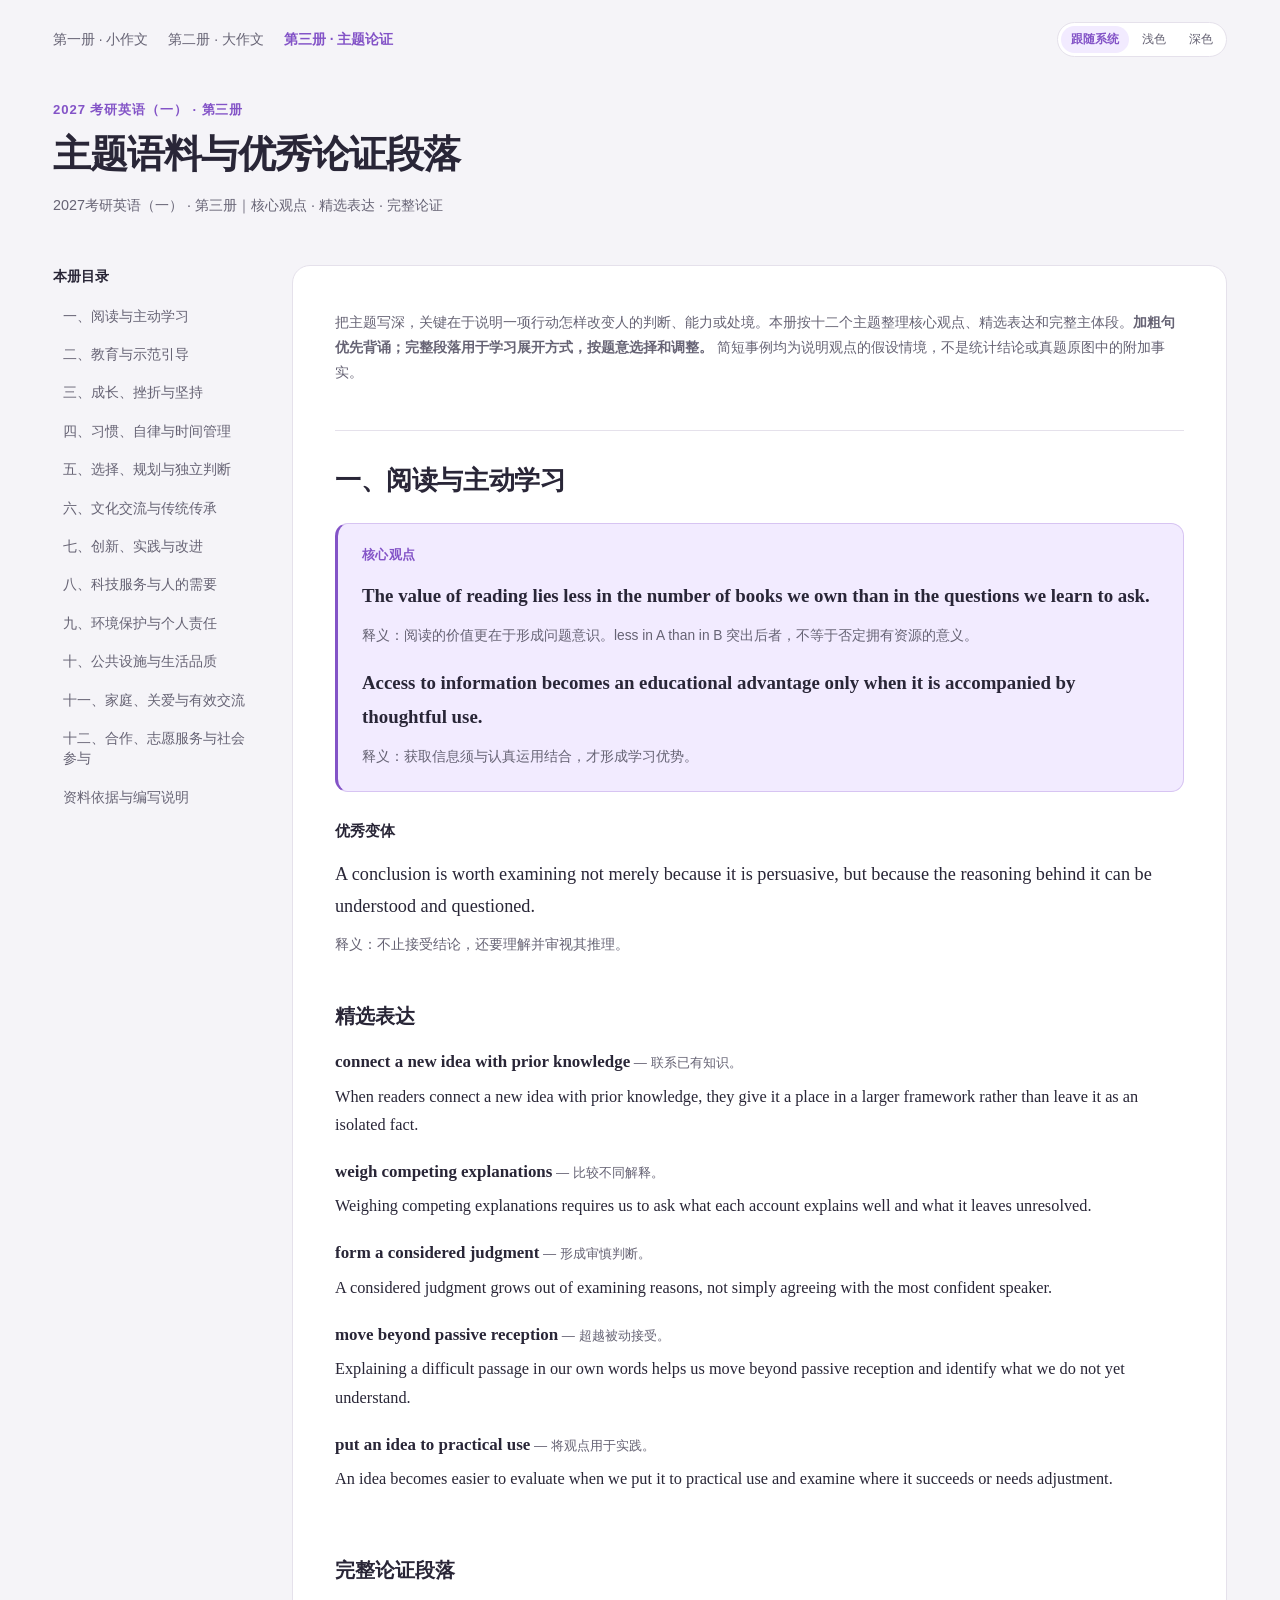
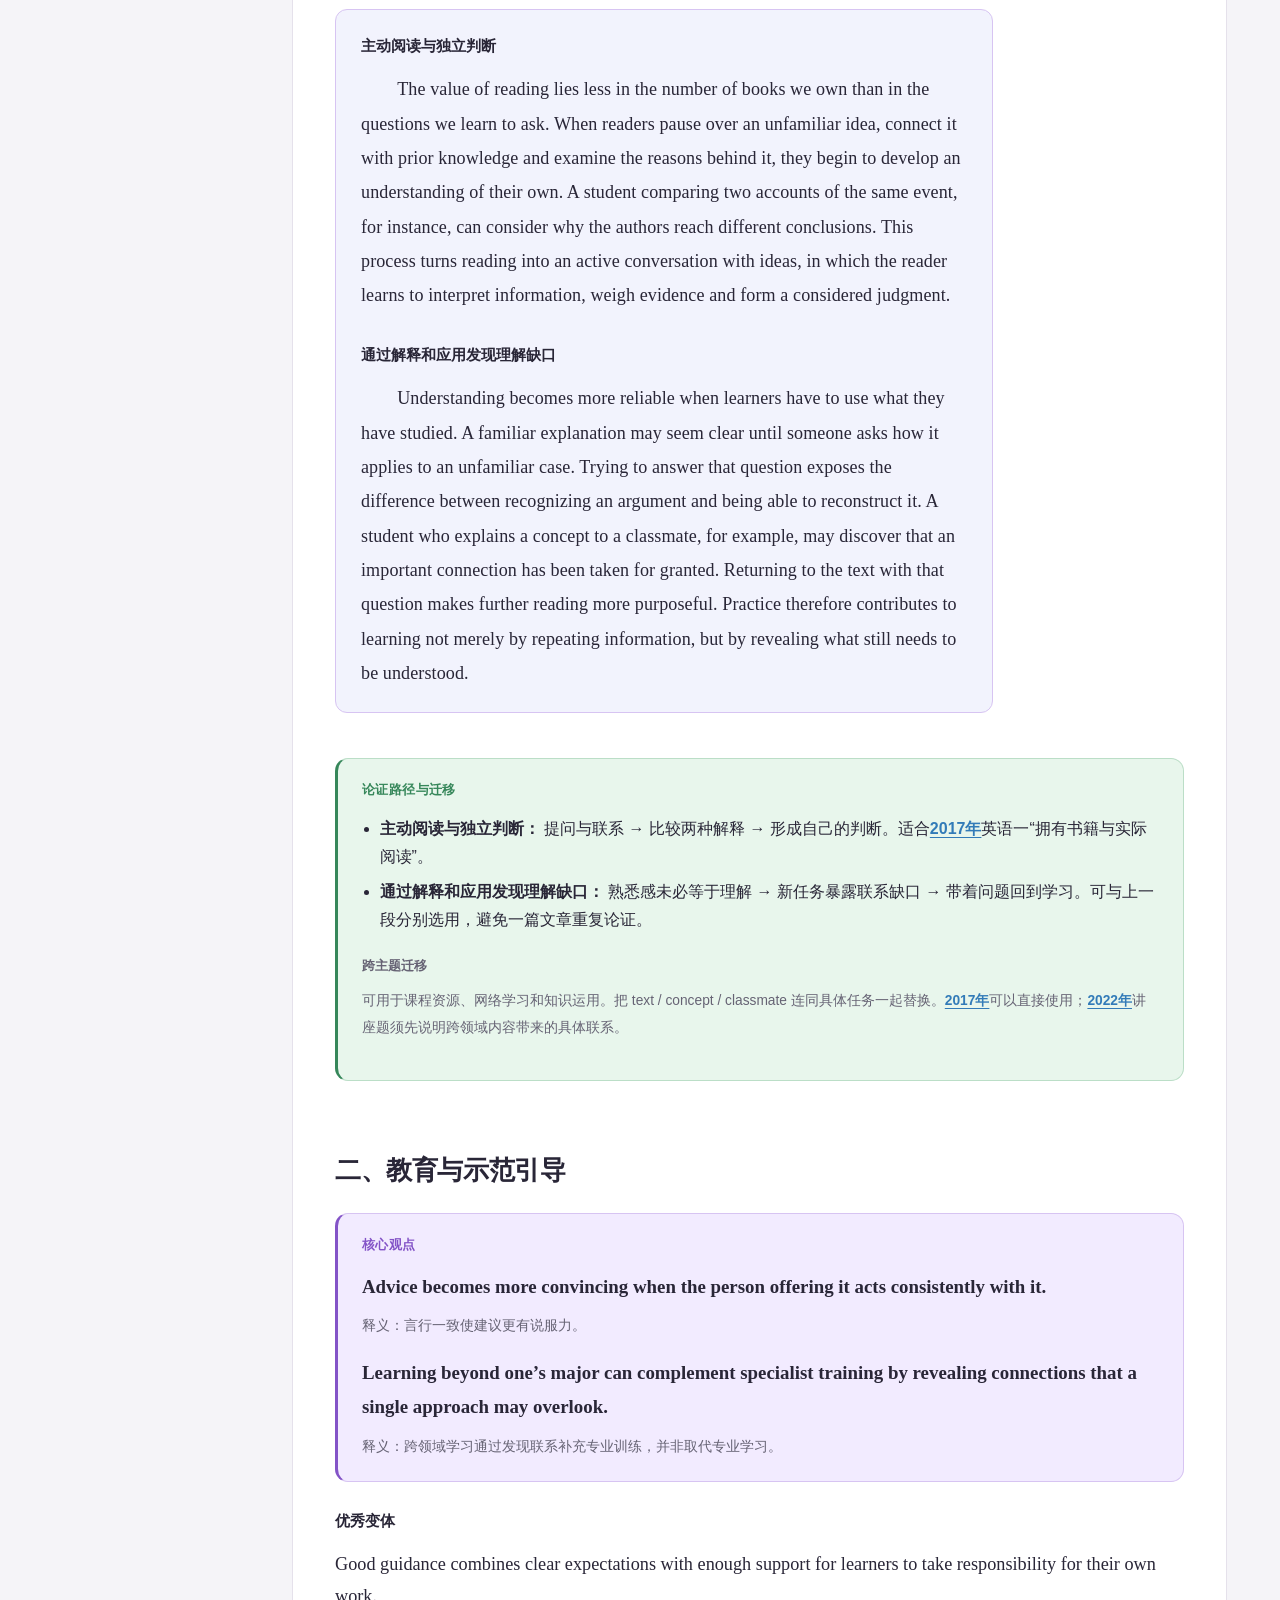
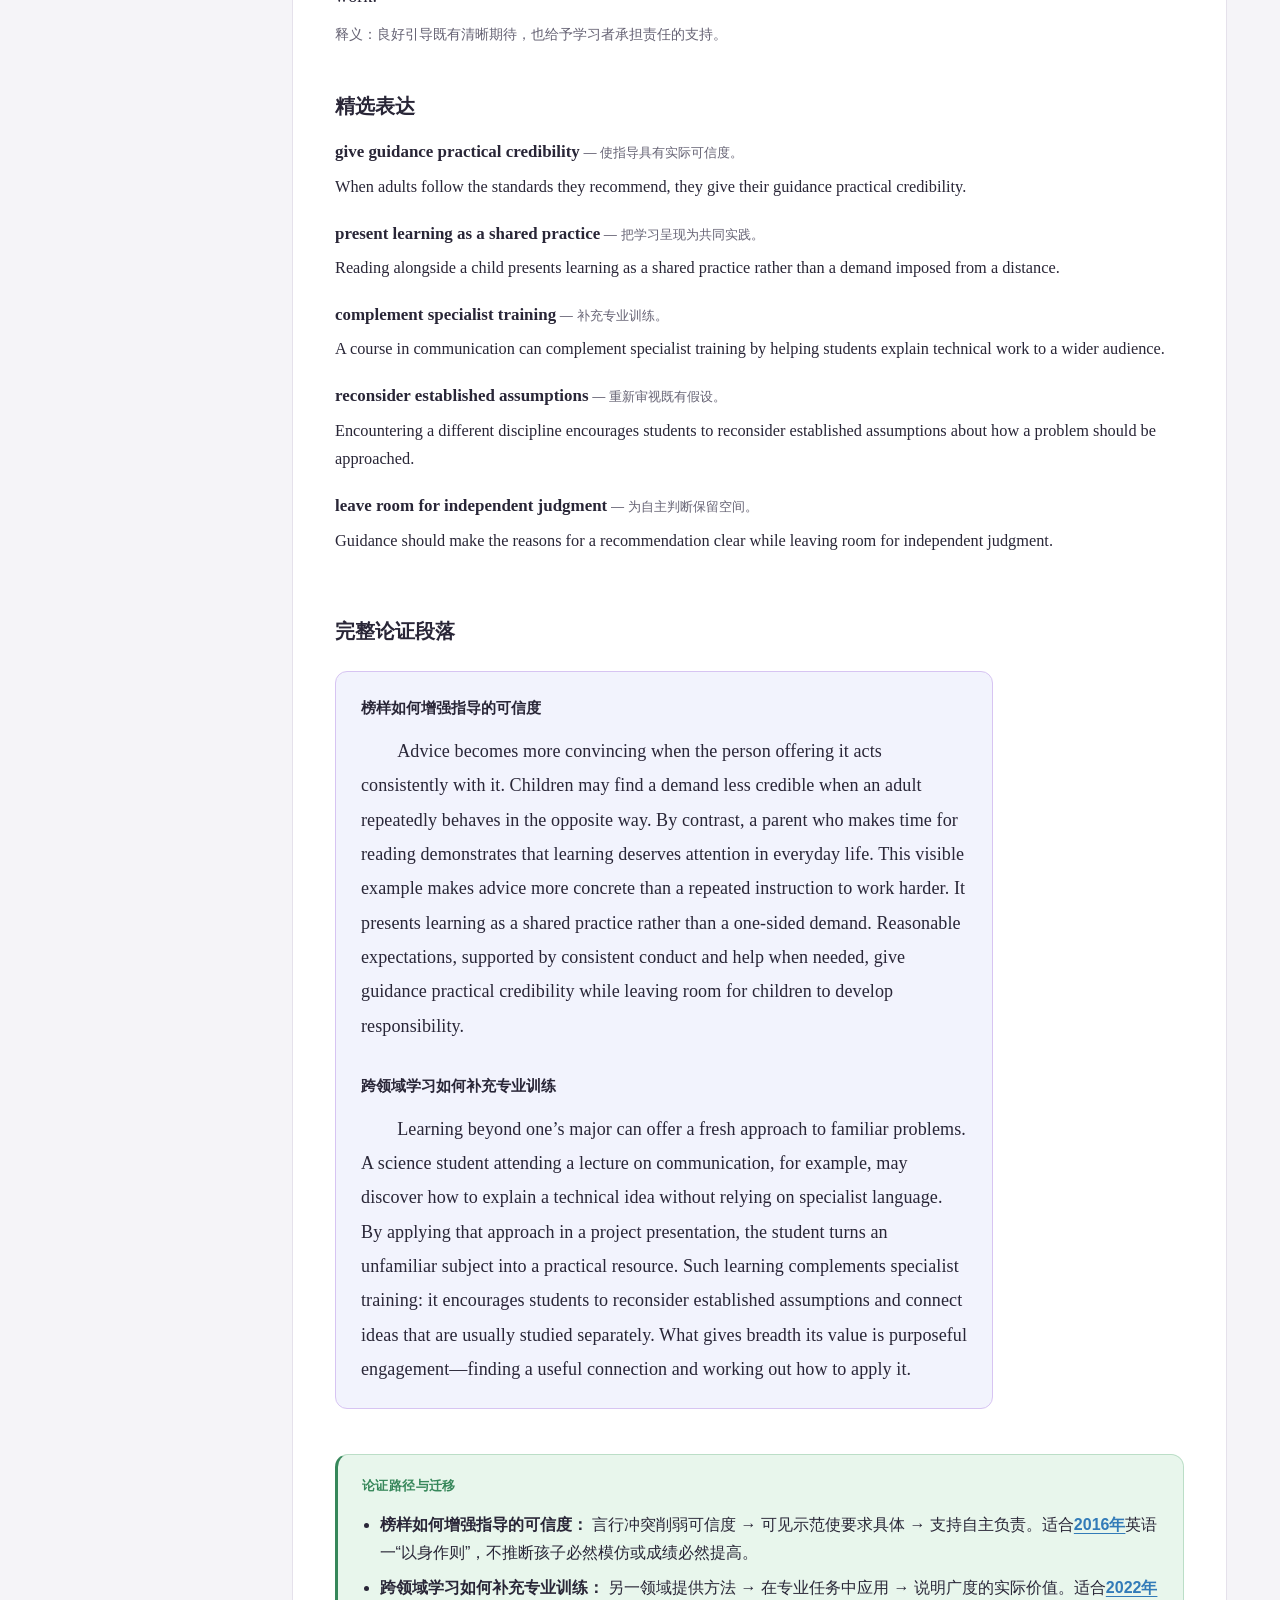
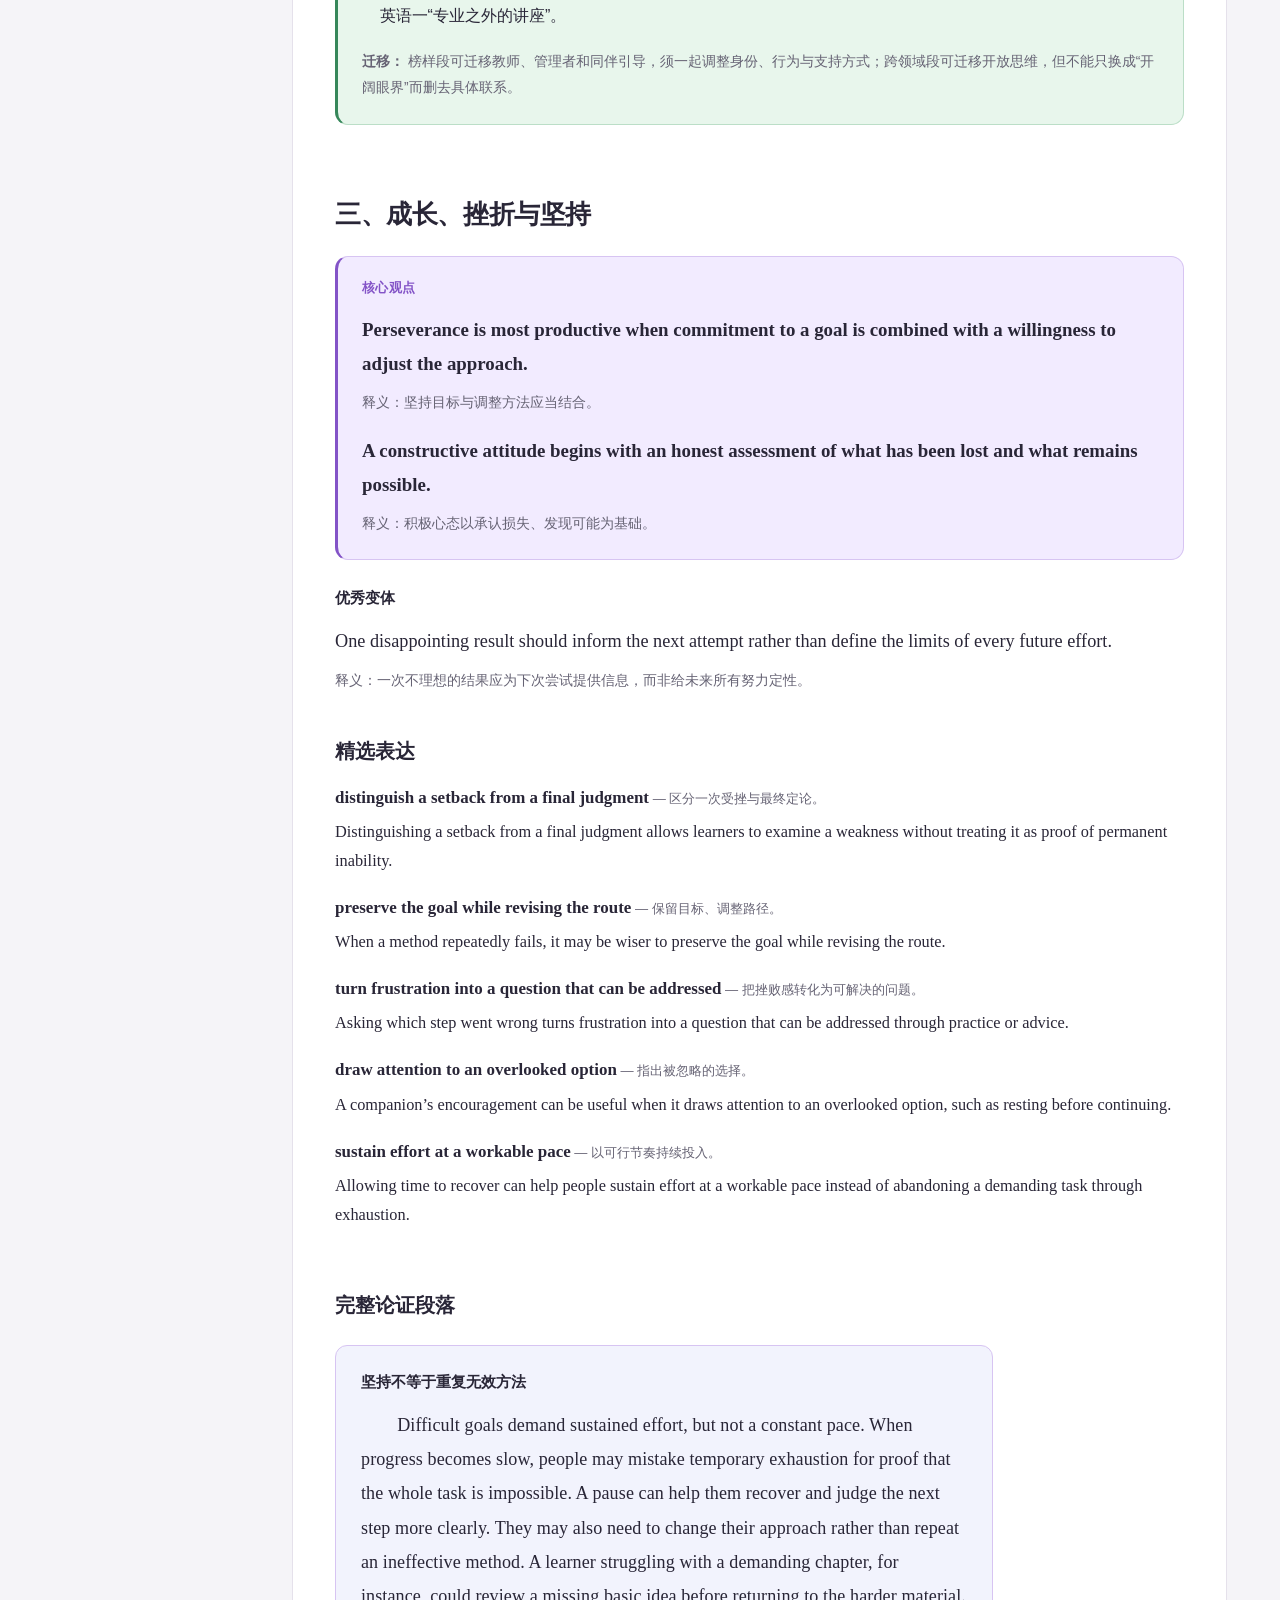
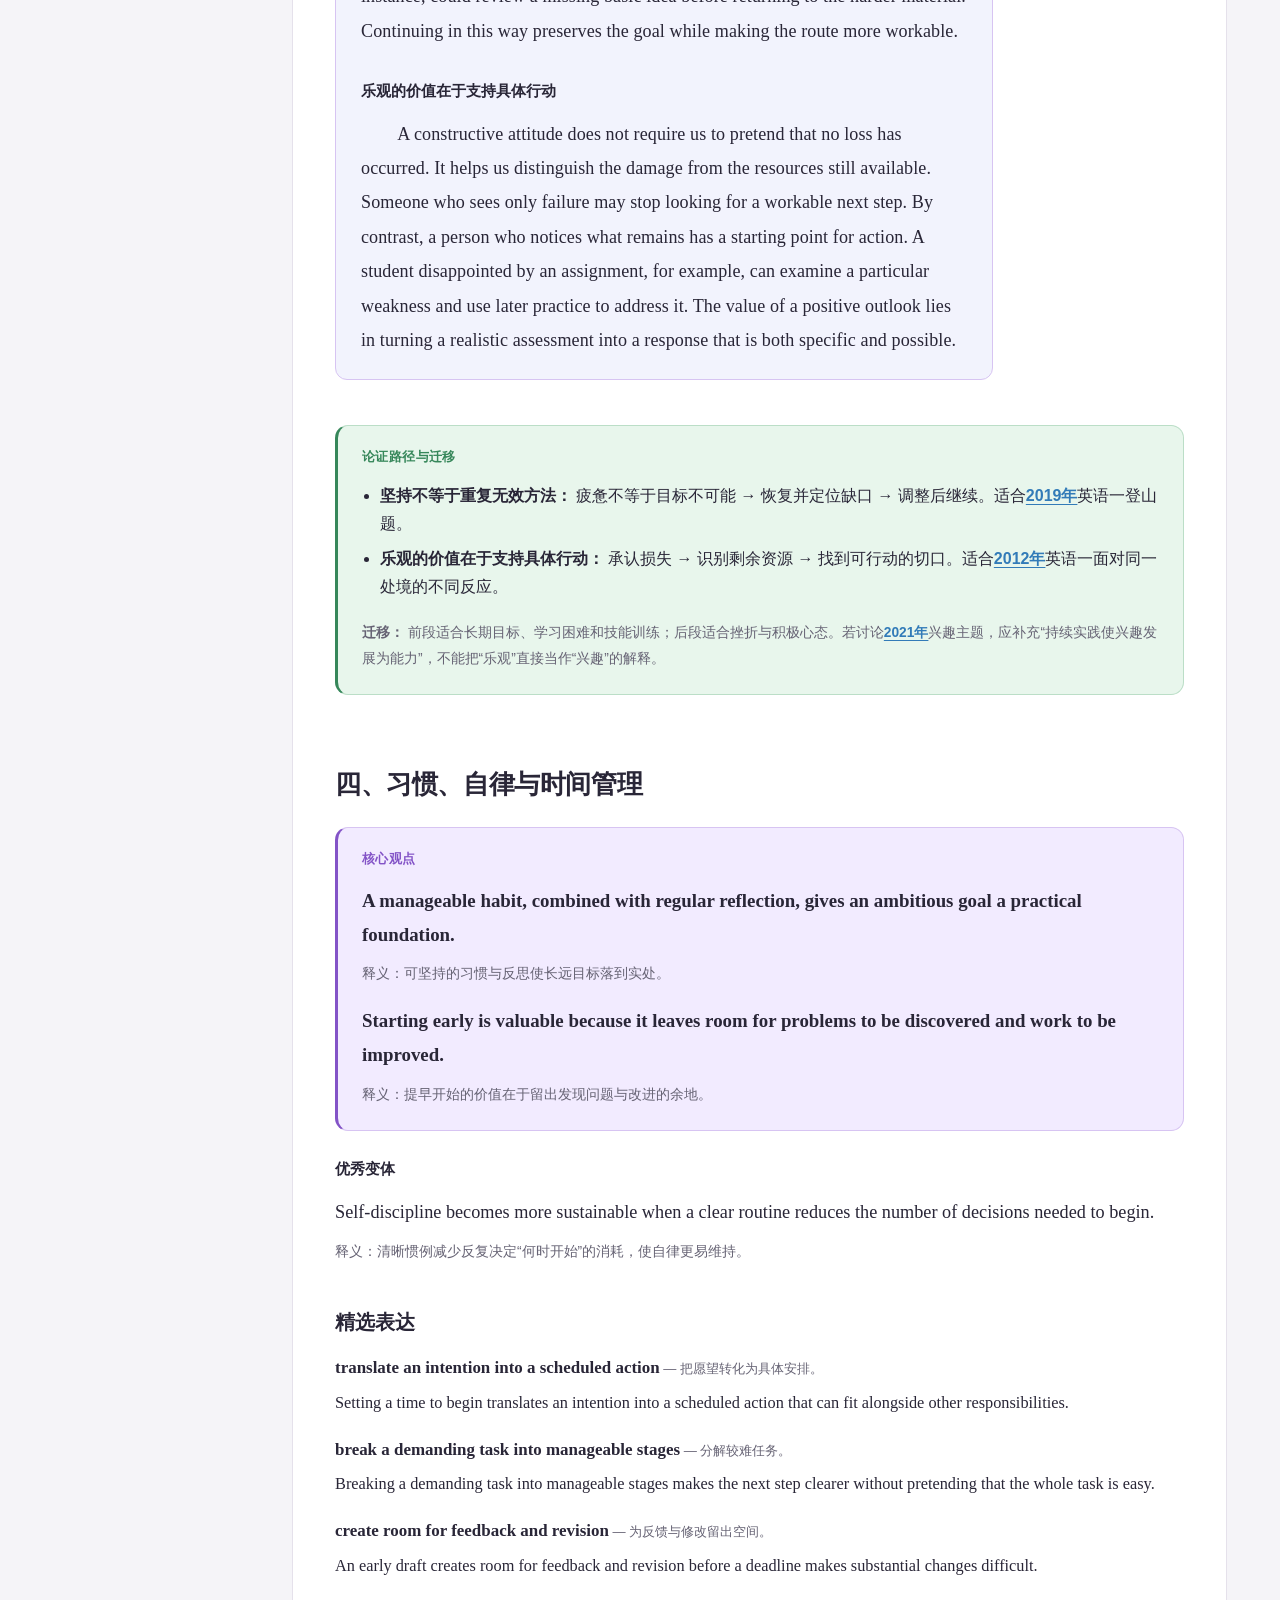
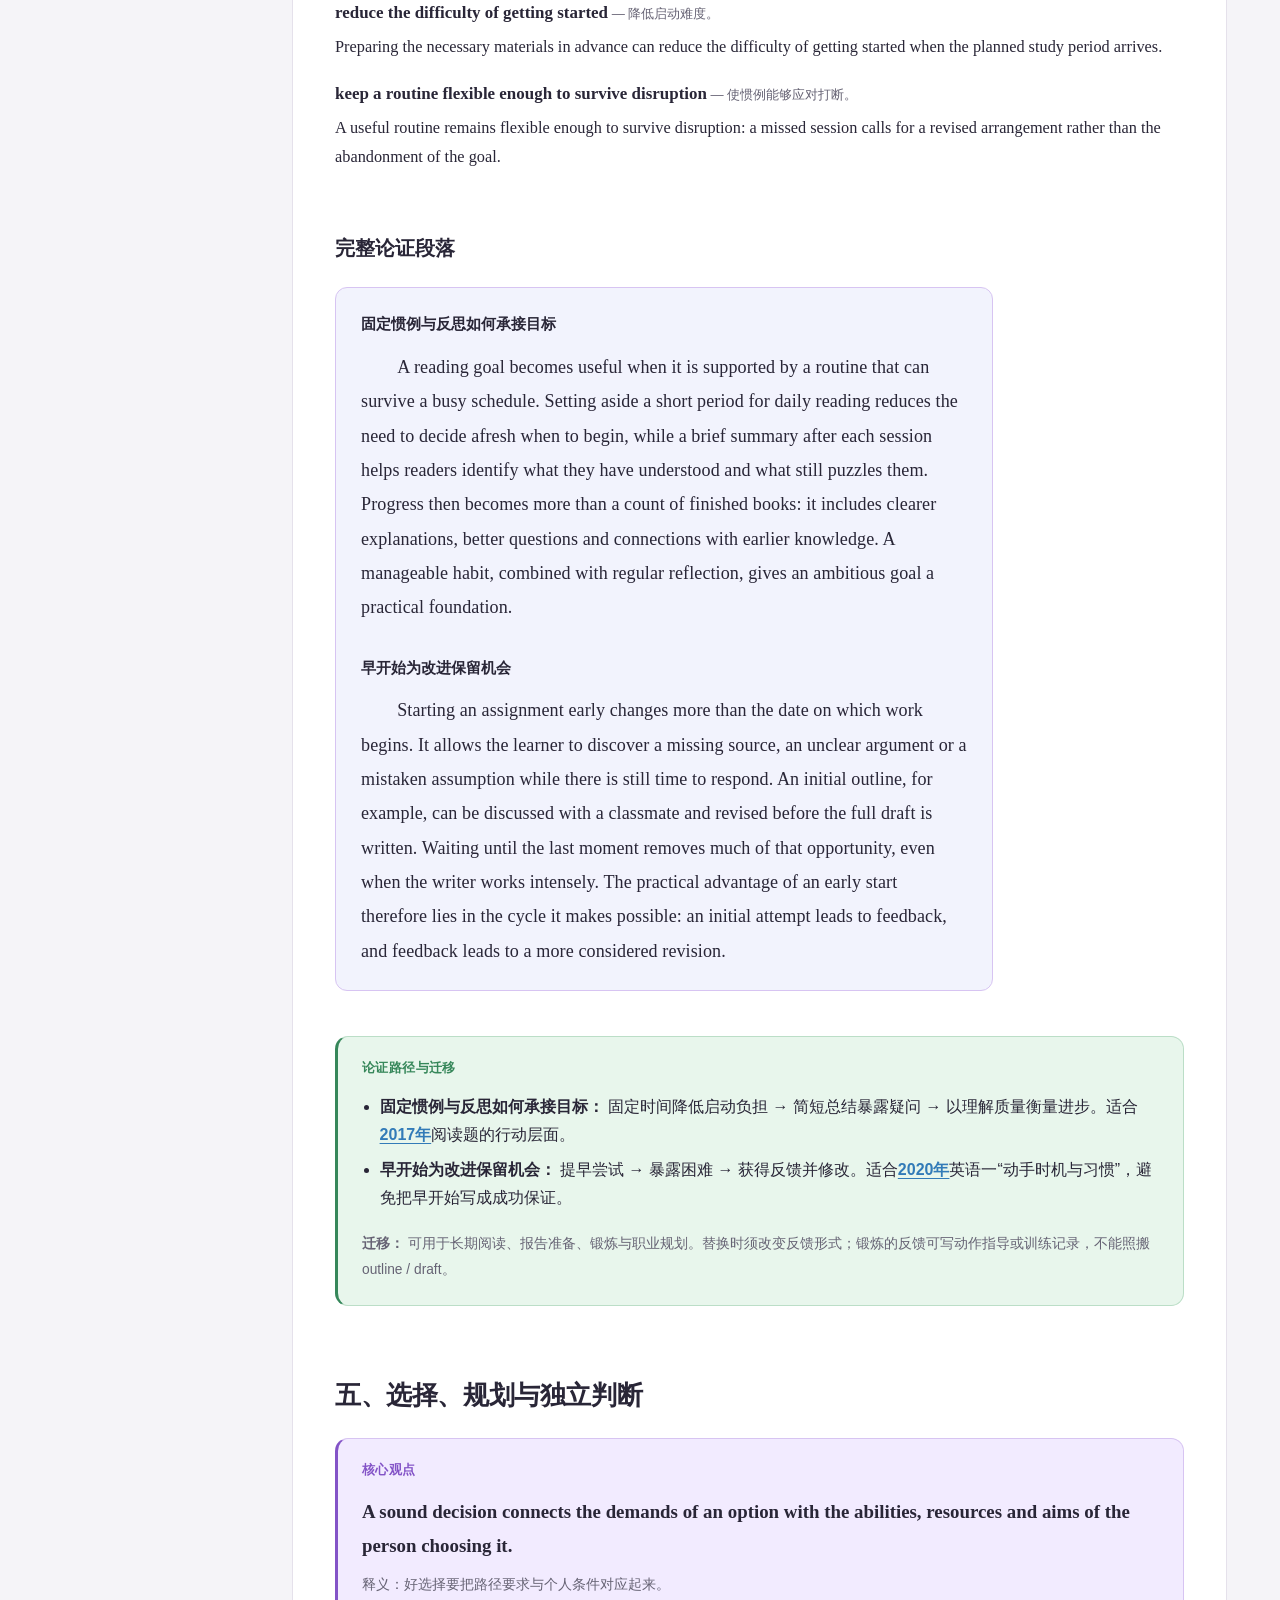
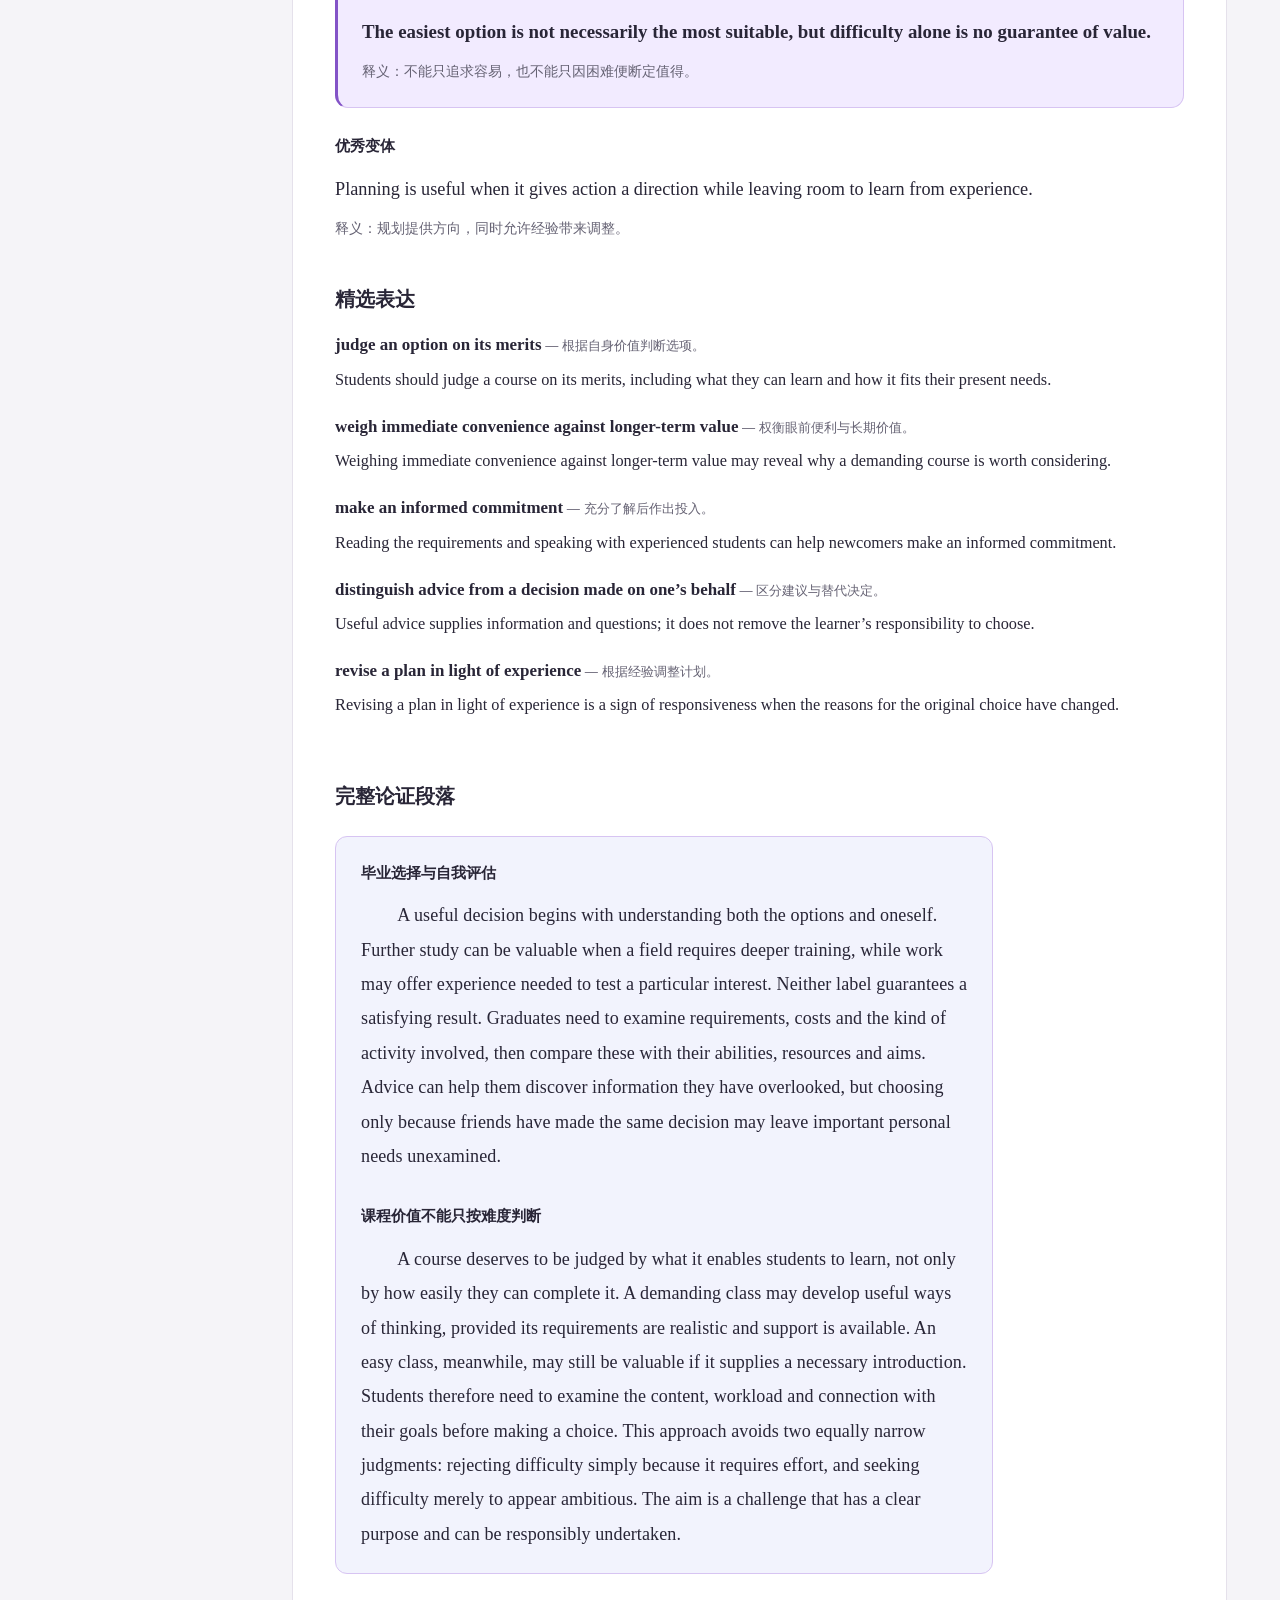
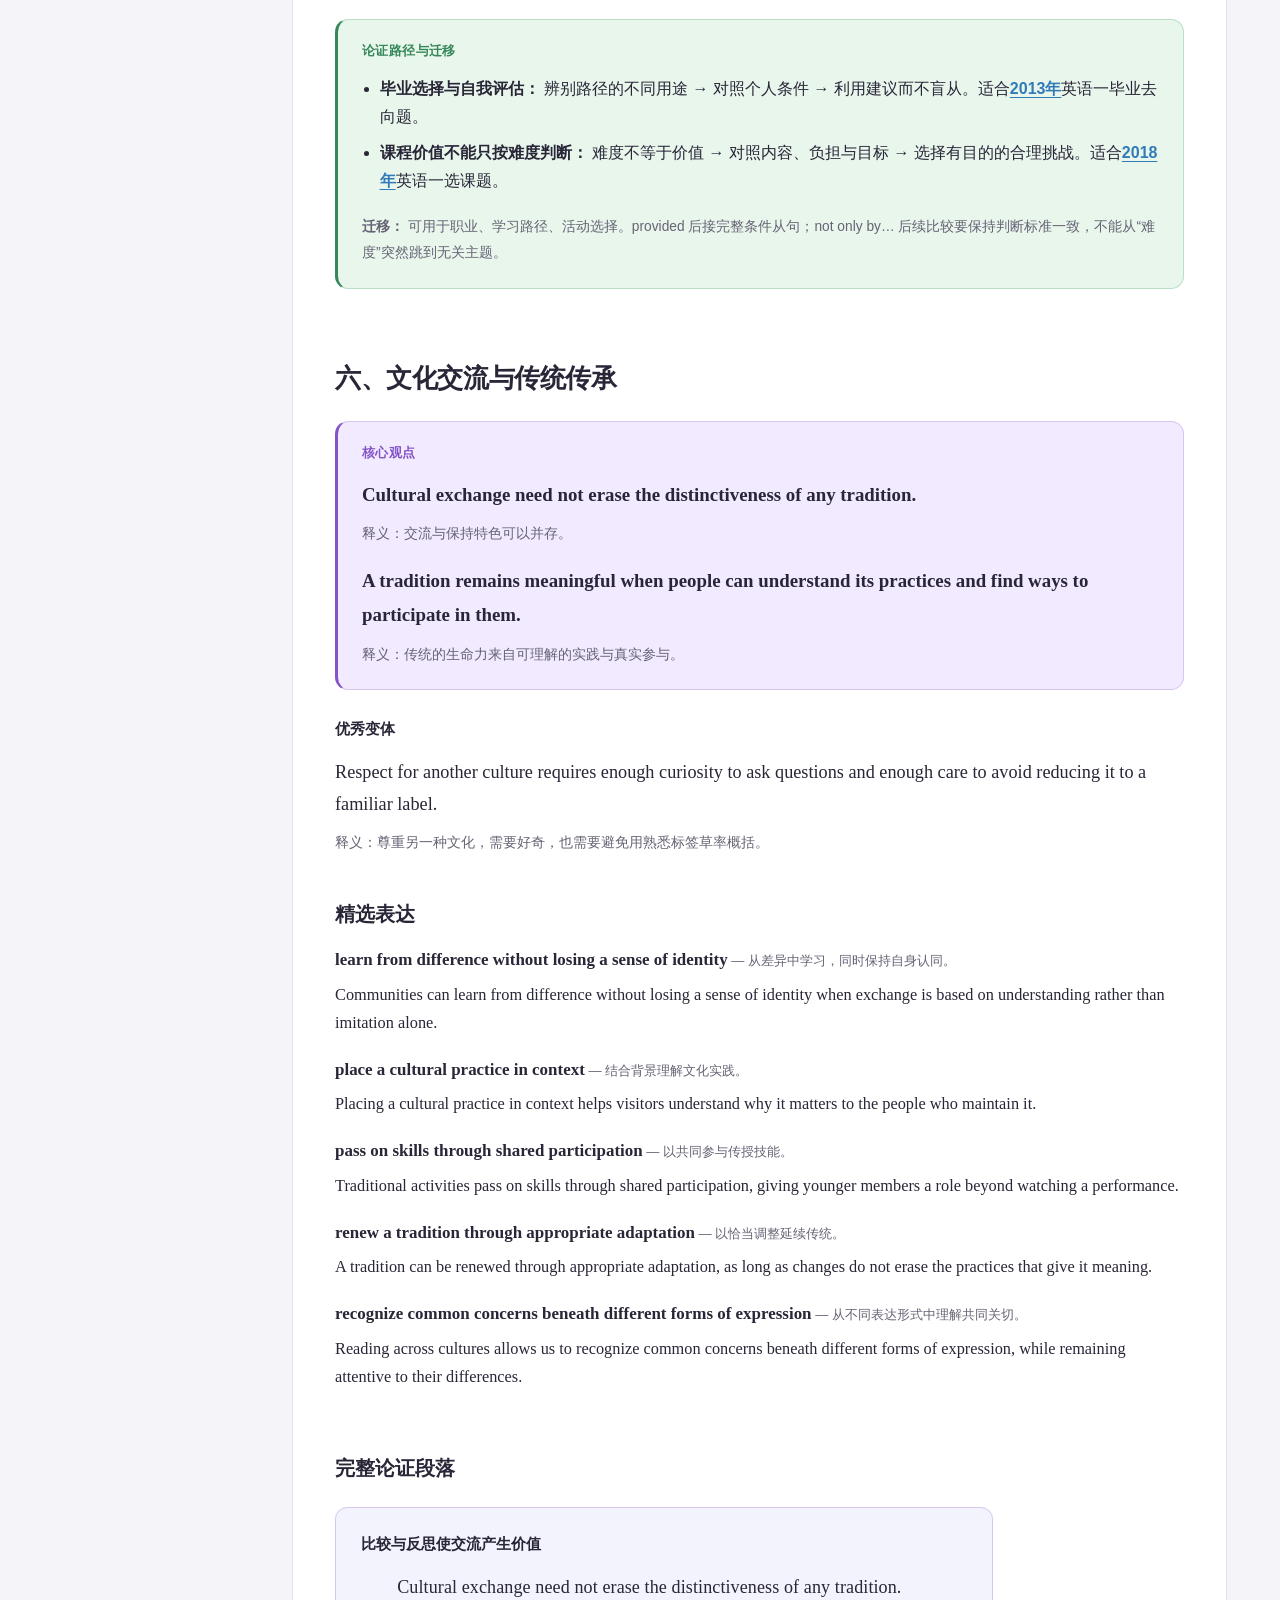
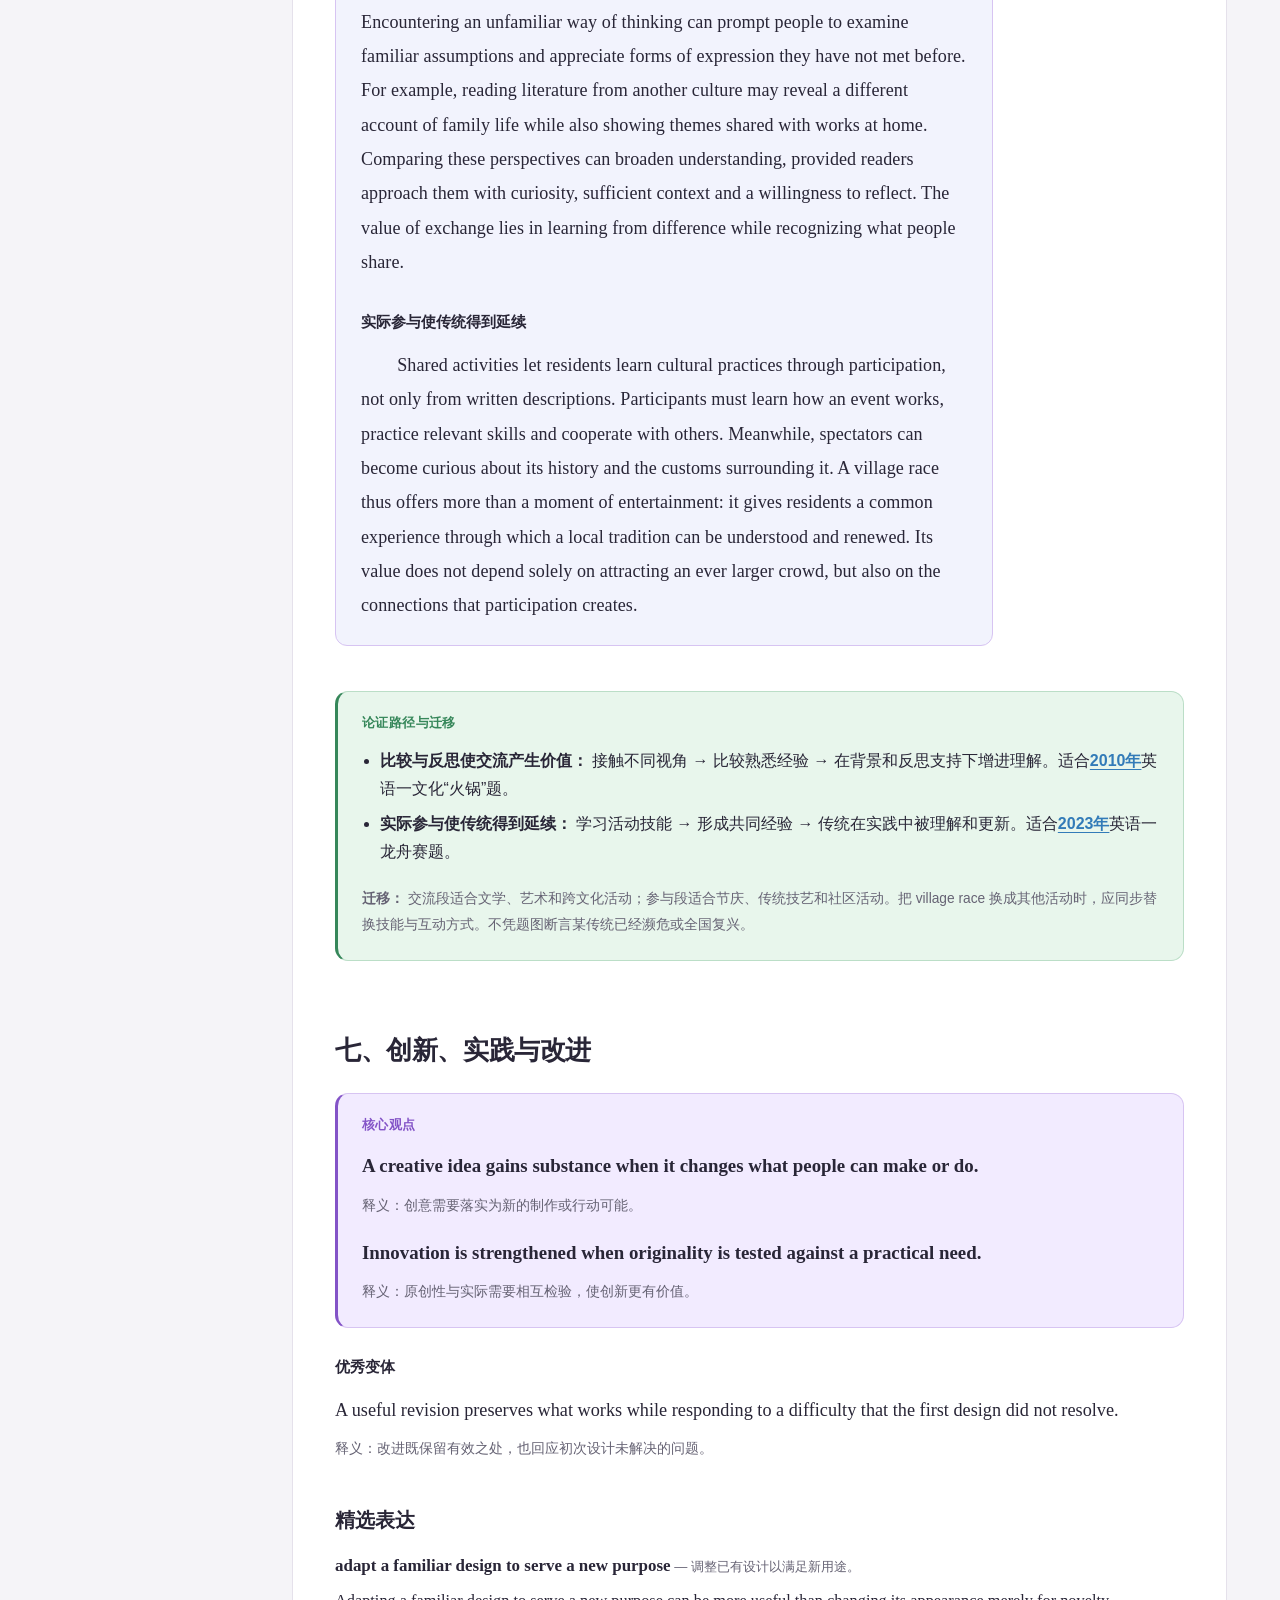
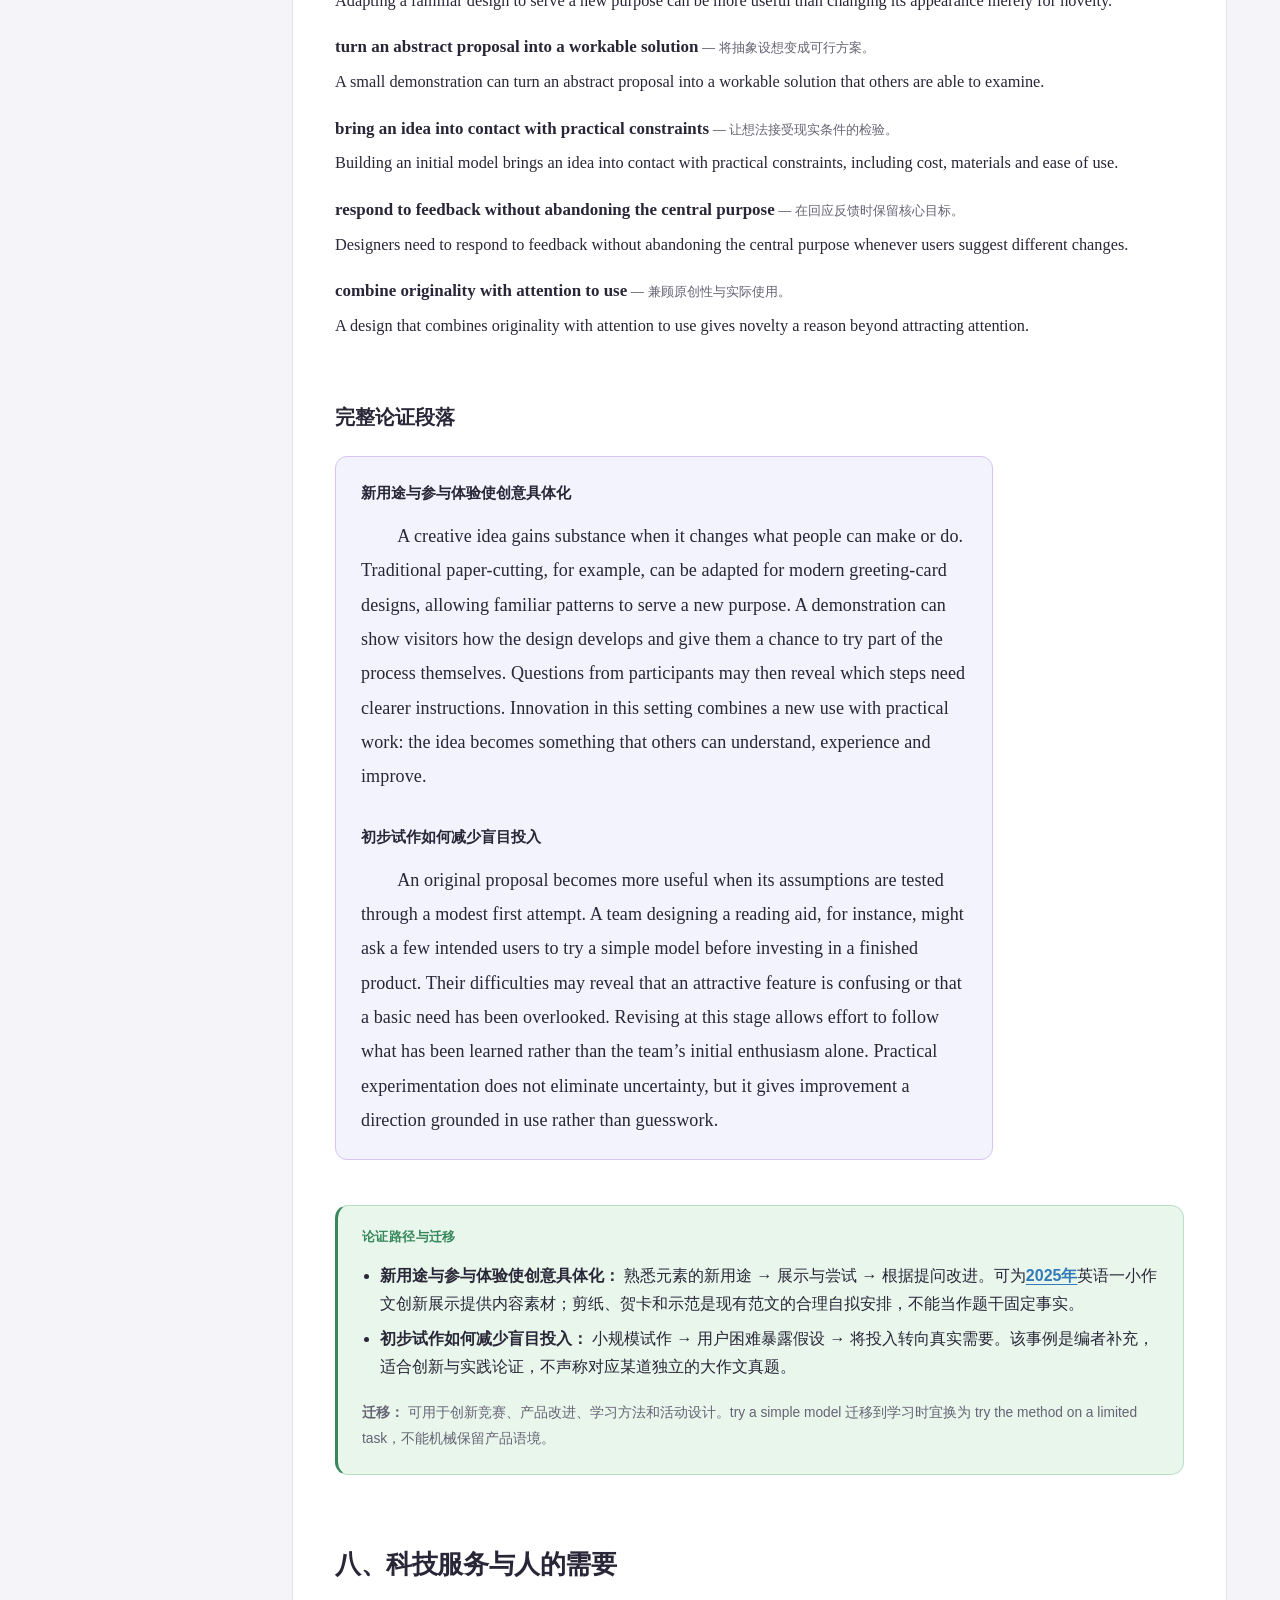
<file: 03-主题语料与优秀论证段落.html>
<!doctype html>
<html lang="zh-CN"><head><meta charset="utf-8"><meta name="viewport" content="width=device-width,initial-scale=1"><meta name="color-scheme" content="light dark"><title>2027考研英语（一）｜主题语料与优秀论证段落</title><link rel="stylesheet" href="作文三册-彩色阅读.css?v=20261109-exam-prompts"></head><body>
<input class="theme-radio" id="theme-auto" name="theme" type="radio" checked aria-label="跟随系统配色"><input class="theme-radio" id="theme-light" name="theme" type="radio" aria-label="浅色阅读"><input class="theme-radio" id="theme-dark" name="theme" type="radio" aria-label="深色阅读">
<div class="reader"><div class="topbar"><nav class="series-links" aria-label="三册导航"><a href="01-小作文完整模板与功能句库.html">第一册 · 小作文</a><a href="02-大作文完整模板与功能句库.html">第二册 · 大作文</a><a href="03-主题语料与优秀论证段落.html" aria-current="page">第三册 · 主题论证</a></nav><nav class="theme-controls" aria-label="阅读配色"><label for="theme-auto">跟随系统</label><label for="theme-light">浅色</label><label for="theme-dark">深色</label></nav></div>
<header class="book-header"><div class="book-kicker">2027 考研英语（一） · 第三册</div><h1>主题语料与优秀论证段落</h1><div class="book-subtitle"><p><em>2027考研英语（一） · 第三册｜核心观点 · 精选表达 · 完整论证</em></p>
</div></header>
<div class="book-layout"><aside class="book-navigation" id="目录"><details open><summary>本册目录</summary><nav aria-label="章节目录"><a href="#一阅读与主动学习">一、阅读与主动学习</a><a href="#二教育与示范引导">二、教育与示范引导</a><a href="#三成长挫折与坚持">三、成长、挫折与坚持</a><a href="#四习惯自律与时间管理">四、习惯、自律与时间管理</a><a href="#五选择规划与独立判断">五、选择、规划与独立判断</a><a href="#六文化交流与传统传承">六、文化交流与传统传承</a><a href="#七创新实践与改进">七、创新、实践与改进</a><a href="#八科技服务与人的需要">八、科技服务与人的需要</a><a href="#九环境保护与个人责任">九、环境保护与个人责任</a><a href="#十公共设施与生活品质">十、公共设施与生活品质</a><a href="#十一家庭关爱与有效交流">十一、家庭、关爱与有效交流</a><a href="#十二合作志愿服务与社会参与">十二、合作、志愿服务与社会参与</a><a href="#资料依据与编写说明">资料依据与编写说明</a></nav></details></aside><main><div class="book-intro"><p class="annotation">把主题写深，关键在于说明一项行动怎样改变人的判断、能力或处境。本册按十二个主题整理核心观点、精选表达和完整主体段。<strong>加粗句优先背诵；完整段落用于学习展开方式，按题意选择和调整。</strong> 简短事例均为说明观点的假设情境，不是统计结论或真题原图中的附加事实。</p></div><section class="book-module" id="一阅读与主动学习"><h2>一、阅读与主动学习</h2><section id="核心观点" class="theme-component"><div class="color-block core-block"><h3 class="block-label">核心观点</h3><p class="english-line" lang="en"><strong>The value of reading lies less in the number of books we own than in the questions we learn to ask.</strong></p><p class="annotation"><em>释义：阅读的价值更在于形成问题意识。less in A than in B 突出后者，不等于否定拥有资源的意义。</em></p><p class="english-line" lang="en"><strong>Access to information becomes an educational advantage only when it is accompanied by thoughtful use.</strong></p><p class="annotation"><em>释义：获取信息须与认真运用结合，才形成学习优势。</em></p></div><h4 class="variant-label">优秀变体</h4><p class="english-line" lang="en">A conclusion is worth examining not merely because it is persuasive, but because the reasoning behind it can be understood and questioned.</p><p class="annotation"><em>释义：不止接受结论，还要理解并审视其推理。</em></p></section><section id="精选表达" class="theme-component"><h3>精选表达</h3><ul class="phrase-list"><li><p class="phrase-title"><strong>connect a new idea with prior knowledge</strong><span class="translation"> — 联系已有知识。  </span></p><p class="english-line" lang="en">When readers connect a new idea with prior knowledge, they give it a place in a larger framework rather than leave it as an isolated fact.</p></li><li><p class="phrase-title"><strong>weigh competing explanations</strong><span class="translation"> — 比较不同解释。  </span></p><p class="english-line" lang="en">Weighing competing explanations requires us to ask what each account explains well and what it leaves unresolved.</p></li><li><p class="phrase-title"><strong>form a considered judgment</strong><span class="translation"> — 形成审慎判断。  </span></p><p class="english-line" lang="en">A considered judgment grows out of examining reasons, not simply agreeing with the most confident speaker.</p></li><li><p class="phrase-title"><strong>move beyond passive reception</strong><span class="translation"> — 超越被动接受。  </span></p><p class="english-line" lang="en">Explaining a difficult passage in our own words helps us move beyond passive reception and identify what we do not yet understand.</p></li><li><p class="phrase-title"><strong>put an idea to practical use</strong><span class="translation"> — 将观点用于实践。  </span></p><p class="english-line" lang="en">An idea becomes easier to evaluate when we put it to practical use and examine where it succeeds or needs adjustment.</p></li></ul></section><section id="完整论证段落" class="theme-component"><h3>完整论证段落</h3><div class="composition reading-composition argument-composition" translate="no"><p class="annotation micro-heading"><strong>主动阅读与独立判断</strong></p><p class="essay-paragraph" lang="en">The value of reading lies less in the number of books we own than in the questions we learn to ask. When readers pause over an unfamiliar idea, connect it with prior knowledge and examine the reasons behind it, they begin to develop an understanding of their own. A student comparing two accounts of the same event, for instance, can consider why the authors reach different conclusions. This process turns reading into an active conversation with ideas, in which the reader learns to interpret information, weigh evidence and form a considered judgment.</p><p class="annotation micro-heading"><strong>通过解释和应用发现理解缺口</strong></p><p class="essay-paragraph" lang="en">Understanding becomes more reliable when learners have to use what they have studied. A familiar explanation may seem clear until someone asks how it applies to an unfamiliar case. Trying to answer that question exposes the difference between recognizing an argument and being able to reconstruct it. A student who explains a concept to a classmate, for example, may discover that an important connection has been taken for granted. Returning to the text with that question makes further reading more purposeful. Practice therefore contributes to learning not merely by repeating information, but by revealing what still needs to be understood.</p></div></section><section id="论证路径与迁移" class="color-block transfer-block"><h3 class="block-label">论证路径与迁移</h3><ul class="learning-list"><li><strong>主动阅读与独立判断：</strong> 提问与联系 → 比较两种解释 → 形成自己的判断。适合<a class="reference-link" href="02-%E5%A4%A7%E4%BD%9C%E6%96%87%E5%AE%8C%E6%95%B4%E6%A8%A1%E6%9D%BF%E4%B8%8E%E5%8A%9F%E8%83%BD%E5%8F%A5%E5%BA%93.html#2017%E5%B9%B4%E6%8B%A5%E6%9C%89%E4%B9%A6%E7%B1%8D%E4%B8%8E%E5%AE%9E%E9%99%85%E9%98%85%E8%AF%BB">2017年</a>英语一“拥有书籍与实际阅读”。</li><li><strong>通过解释和应用发现理解缺口：</strong> 熟悉感未必等于理解 → 新任务暴露联系缺口 → 带着问题回到学习。可与上一段分别选用，避免一篇文章重复论证。</li></ul><div class="inline-focus"><p class="annotation micro-heading"><strong>跨主题迁移</strong></p><p class="annotation">可用于课程资源、网络学习和知识运用。把 <em>text / concept / classmate</em> 连同具体任务一起替换。<a class="reference-link" href="02-%E5%A4%A7%E4%BD%9C%E6%96%87%E5%AE%8C%E6%95%B4%E6%A8%A1%E6%9D%BF%E4%B8%8E%E5%8A%9F%E8%83%BD%E5%8F%A5%E5%BA%93.html#2017%E5%B9%B4%E6%8B%A5%E6%9C%89%E4%B9%A6%E7%B1%8D%E4%B8%8E%E5%AE%9E%E9%99%85%E9%98%85%E8%AF%BB">2017年</a>可以直接使用；<a class="reference-link" href="02-%E5%A4%A7%E4%BD%9C%E6%96%87%E5%AE%8C%E6%95%B4%E6%A8%A1%E6%9D%BF%E4%B8%8E%E5%8A%9F%E8%83%BD%E5%8F%A5%E5%BA%93.html#2022%E5%B9%B4%E4%B8%93%E4%B8%9A%E4%B9%8B%E5%A4%96%E7%9A%84%E8%AE%B2%E5%BA%A7">2022年</a>讲座题须先说明跨领域内容带来的具体联系。</p></div></section></section><section class="book-module" id="二教育与示范引导"><h2>二、教育与示范引导</h2><section id="核心观点-1" class="theme-component"><div class="color-block core-block"><h3 class="block-label">核心观点</h3><p class="english-line" lang="en"><strong>Advice becomes more convincing when the person offering it acts consistently with it.</strong></p><p class="annotation"><em>释义：言行一致使建议更有说服力。</em></p><p class="english-line" lang="en"><strong>Learning beyond one’s major can complement specialist training by revealing connections that a single approach may overlook.</strong></p><p class="annotation"><em>释义：跨领域学习通过发现联系补充专业训练，并非取代专业学习。</em></p></div><h4 class="variant-label">优秀变体</h4><p class="english-line" lang="en">Good guidance combines clear expectations with enough support for learners to take responsibility for their own work.</p><p class="annotation"><em>释义：良好引导既有清晰期待，也给予学习者承担责任的支持。</em></p></section><section id="精选表达-1" class="theme-component"><h3>精选表达</h3><ul class="phrase-list"><li><p class="phrase-title"><strong>give guidance practical credibility</strong><span class="translation"> — 使指导具有实际可信度。  </span></p><p class="english-line" lang="en">When adults follow the standards they recommend, they give their guidance practical credibility.</p></li><li><p class="phrase-title"><strong>present learning as a shared practice</strong><span class="translation"> — 把学习呈现为共同实践。  </span></p><p class="english-line" lang="en">Reading alongside a child presents learning as a shared practice rather than a demand imposed from a distance.</p></li><li><p class="phrase-title"><strong>complement specialist training</strong><span class="translation"> — 补充专业训练。  </span></p><p class="english-line" lang="en">A course in communication can complement specialist training by helping students explain technical work to a wider audience.</p></li><li><p class="phrase-title"><strong>reconsider established assumptions</strong><span class="translation"> — 重新审视既有假设。  </span></p><p class="english-line" lang="en">Encountering a different discipline encourages students to reconsider established assumptions about how a problem should be approached.</p></li><li><p class="phrase-title"><strong>leave room for independent judgment</strong><span class="translation"> — 为自主判断保留空间。  </span></p><p class="english-line" lang="en">Guidance should make the reasons for a recommendation clear while leaving room for independent judgment.</p></li></ul></section><section id="完整论证段落-1" class="theme-component"><h3>完整论证段落</h3><div class="composition reading-composition argument-composition" translate="no"><p class="annotation micro-heading"><strong>榜样如何增强指导的可信度</strong></p><p class="essay-paragraph" lang="en">Advice becomes more convincing when the person offering it acts consistently with it. Children may find a demand less credible when an adult repeatedly behaves in the opposite way. By contrast, a parent who makes time for reading demonstrates that learning deserves attention in everyday life. This visible example makes advice more concrete than a repeated instruction to work harder. It presents learning as a shared practice rather than a one-sided demand. Reasonable expectations, supported by consistent conduct and help when needed, give guidance practical credibility while leaving room for children to develop responsibility.</p><p class="annotation micro-heading"><strong>跨领域学习如何补充专业训练</strong></p><p class="essay-paragraph" lang="en">Learning beyond one’s major can offer a fresh approach to familiar problems. A science student attending a lecture on communication, for example, may discover how to explain a technical idea without relying on specialist language. By applying that approach in a project presentation, the student turns an unfamiliar subject into a practical resource. Such learning complements specialist training: it encourages students to reconsider established assumptions and connect ideas that are usually studied separately. What gives breadth its value is purposeful engagement—finding a useful connection and working out how to apply it.</p></div></section><section id="论证路径与迁移-1" class="color-block transfer-block"><h3 class="block-label">论证路径与迁移</h3><ul class="learning-list"><li><strong>榜样如何增强指导的可信度：</strong> 言行冲突削弱可信度 → 可见示范使要求具体 → 支持自主负责。适合<a class="reference-link" href="02-%E5%A4%A7%E4%BD%9C%E6%96%87%E5%AE%8C%E6%95%B4%E6%A8%A1%E6%9D%BF%E4%B8%8E%E5%8A%9F%E8%83%BD%E5%8F%A5%E5%BA%93.html#2016%E5%B9%B4%E4%BB%A5%E8%BA%AB%E4%BD%9C%E5%88%99%E4%B8%8E%E5%BB%BA%E8%AE%AE%E7%9A%84%E5%8F%AF%E4%BF%A1%E5%BA%A6">2016年</a>英语一“以身作则”，不推断孩子必然模仿或成绩必然提高。</li><li><strong>跨领域学习如何补充专业训练：</strong> 另一领域提供方法 → 在专业任务中应用 → 说明广度的实际价值。适合<a class="reference-link" href="02-%E5%A4%A7%E4%BD%9C%E6%96%87%E5%AE%8C%E6%95%B4%E6%A8%A1%E6%9D%BF%E4%B8%8E%E5%8A%9F%E8%83%BD%E5%8F%A5%E5%BA%93.html#2022%E5%B9%B4%E4%B8%93%E4%B8%9A%E4%B9%8B%E5%A4%96%E7%9A%84%E8%AE%B2%E5%BA%A7">2022年</a>英语一“专业之外的讲座”。</li></ul><p class="annotation"><strong>迁移：</strong> 榜样段可迁移教师、管理者和同伴引导，须一起调整身份、行为与支持方式；跨领域段可迁移开放思维，但不能只换成“开阔眼界”而删去具体联系。</p></section></section><section class="book-module" id="三成长挫折与坚持"><h2>三、成长、挫折与坚持</h2><section id="核心观点-2" class="theme-component"><div class="color-block core-block"><h3 class="block-label">核心观点</h3><p class="english-line" lang="en"><strong>Perseverance is most productive when commitment to a goal is combined with a willingness to adjust the approach.</strong></p><p class="annotation"><em>释义：坚持目标与调整方法应当结合。</em></p><p class="english-line" lang="en"><strong>A constructive attitude begins with an honest assessment of what has been lost and what remains possible.</strong></p><p class="annotation"><em>释义：积极心态以承认损失、发现可能为基础。</em></p></div><h4 class="variant-label">优秀变体</h4><p class="english-line" lang="en">One disappointing result should inform the next attempt rather than define the limits of every future effort.</p><p class="annotation"><em>释义：一次不理想的结果应为下次尝试提供信息，而非给未来所有努力定性。</em></p></section><section id="精选表达-2" class="theme-component"><h3>精选表达</h3><ul class="phrase-list"><li><p class="phrase-title"><strong>distinguish a setback from a final judgment</strong><span class="translation"> — 区分一次受挫与最终定论。  </span></p><p class="english-line" lang="en">Distinguishing a setback from a final judgment allows learners to examine a weakness without treating it as proof of permanent inability.</p></li><li><p class="phrase-title"><strong>preserve the goal while revising the route</strong><span class="translation"> — 保留目标、调整路径。  </span></p><p class="english-line" lang="en">When a method repeatedly fails, it may be wiser to preserve the goal while revising the route.</p></li><li><p class="phrase-title"><strong>turn frustration into a question that can be addressed</strong><span class="translation"> — 把挫败感转化为可解决的问题。  </span></p><p class="english-line" lang="en">Asking which step went wrong turns frustration into a question that can be addressed through practice or advice.</p></li><li><p class="phrase-title"><strong>draw attention to an overlooked option</strong><span class="translation"> — 指出被忽略的选择。  </span></p><p class="english-line" lang="en">A companion’s encouragement can be useful when it draws attention to an overlooked option, such as resting before continuing.</p></li><li><p class="phrase-title"><strong>sustain effort at a workable pace</strong><span class="translation"> — 以可行节奏持续投入。  </span></p><p class="english-line" lang="en">Allowing time to recover can help people sustain effort at a workable pace instead of abandoning a demanding task through exhaustion.</p></li></ul></section><section id="完整论证段落-2" class="theme-component"><h3>完整论证段落</h3><div class="composition reading-composition argument-composition" translate="no"><p class="annotation micro-heading"><strong>坚持不等于重复无效方法</strong></p><p class="essay-paragraph" lang="en">Difficult goals demand sustained effort, but not a constant pace. When progress becomes slow, people may mistake temporary exhaustion for proof that the whole task is impossible. A pause can help them recover and judge the next step more clearly. They may also need to change their approach rather than repeat an ineffective method. A learner struggling with a demanding chapter, for instance, could review a missing basic idea before returning to the harder material. Continuing in this way preserves the goal while making the route more workable.</p><p class="annotation micro-heading"><strong>乐观的价值在于支持具体行动</strong></p><p class="essay-paragraph" lang="en">A constructive attitude does not require us to pretend that no loss has occurred. It helps us distinguish the damage from the resources still available. Someone who sees only failure may stop looking for a workable next step. By contrast, a person who notices what remains has a starting point for action. A student disappointed by an assignment, for example, can examine a particular weakness and use later practice to address it. The value of a positive outlook lies in turning a realistic assessment into a response that is both specific and possible.</p></div></section><section id="论证路径与迁移-2" class="color-block transfer-block"><h3 class="block-label">论证路径与迁移</h3><ul class="learning-list"><li><strong>坚持不等于重复无效方法：</strong> 疲惫不等于目标不可能 → 恢复并定位缺口 → 调整后继续。适合<a class="reference-link" href="02-%E5%A4%A7%E4%BD%9C%E6%96%87%E5%AE%8C%E6%95%B4%E6%A8%A1%E6%9D%BF%E4%B8%8E%E5%8A%9F%E8%83%BD%E5%8F%A5%E5%BA%93.html#2019%E5%B9%B4%E5%9D%9A%E6%8C%81%E4%B8%8E%E8%B0%83%E6%95%B4">2019年</a>英语一登山题。</li><li><strong>乐观的价值在于支持具体行动：</strong> 承认损失 → 识别剩余资源 → 找到可行动的切口。适合<a class="reference-link" href="02-%E5%A4%A7%E4%BD%9C%E6%96%87%E5%AE%8C%E6%95%B4%E6%A8%A1%E6%9D%BF%E4%B8%8E%E5%8A%9F%E8%83%BD%E5%8F%A5%E5%BA%93.html#2012%E5%B9%B4%E7%A7%AF%E6%9E%81%E5%BF%83%E6%80%81%E4%B8%8E%E5%85%B7%E4%BD%93%E8%A1%8C%E5%8A%A8">2012年</a>英语一面对同一处境的不同反应。</li></ul><p class="annotation"><strong>迁移：</strong> 前段适合长期目标、学习困难和技能训练；后段适合挫折与积极心态。若讨论<a class="reference-link" href="02-%E5%A4%A7%E4%BD%9C%E6%96%87%E5%AE%8C%E6%95%B4%E6%A8%A1%E6%9D%BF%E4%B8%8E%E5%8A%9F%E8%83%BD%E5%8F%A5%E5%BA%93.html#2021%E5%B9%B4%E6%94%AF%E6%8C%81%E7%9C%9F%E5%AE%9E%E5%85%B4%E8%B6%A3%E4%B9%9F%E8%AE%A9%E5%85%B4%E8%B6%A3%E7%BB%8F%E5%8F%97%E5%AE%9E%E8%B7%B5">2021年</a>兴趣主题，应补充“持续实践使兴趣发展为能力”，不能把“乐观”直接当作“兴趣”的解释。</p></section></section><section class="book-module" id="四习惯自律与时间管理"><h2>四、习惯、自律与时间管理</h2><section id="核心观点-3" class="theme-component"><div class="color-block core-block"><h3 class="block-label">核心观点</h3><p class="english-line" lang="en"><strong>A manageable habit, combined with regular reflection, gives an ambitious goal a practical foundation.</strong></p><p class="annotation"><em>释义：可坚持的习惯与反思使长远目标落到实处。</em></p><p class="english-line" lang="en"><strong>Starting early is valuable because it leaves room for problems to be discovered and work to be improved.</strong></p><p class="annotation"><em>释义：提早开始的价值在于留出发现问题与改进的余地。</em></p></div><h4 class="variant-label">优秀变体</h4><p class="english-line" lang="en">Self-discipline becomes more sustainable when a clear routine reduces the number of decisions needed to begin.</p><p class="annotation"><em>释义：清晰惯例减少反复决定“何时开始”的消耗，使自律更易维持。</em></p></section><section id="精选表达-3" class="theme-component"><h3>精选表达</h3><ul class="phrase-list"><li><p class="phrase-title"><strong>translate an intention into a scheduled action</strong><span class="translation"> — 把愿望转化为具体安排。  </span></p><p class="english-line" lang="en">Setting a time to begin translates an intention into a scheduled action that can fit alongside other responsibilities.</p></li><li><p class="phrase-title"><strong>break a demanding task into manageable stages</strong><span class="translation"> — 分解较难任务。  </span></p><p class="english-line" lang="en">Breaking a demanding task into manageable stages makes the next step clearer without pretending that the whole task is easy.</p></li><li><p class="phrase-title"><strong>create room for feedback and revision</strong><span class="translation"> — 为反馈与修改留出空间。  </span></p><p class="english-line" lang="en">An early draft creates room for feedback and revision before a deadline makes substantial changes difficult.</p></li><li><p class="phrase-title"><strong>reduce the difficulty of getting started</strong><span class="translation"> — 降低启动难度。  </span></p><p class="english-line" lang="en">Preparing the necessary materials in advance can reduce the difficulty of getting started when the planned study period arrives.</p></li><li><p class="phrase-title"><strong>keep a routine flexible enough to survive disruption</strong><span class="translation"> — 使惯例能够应对打断。  </span></p><p class="english-line" lang="en">A useful routine remains flexible enough to survive disruption: a missed session calls for a revised arrangement rather than the abandonment of the goal.</p></li></ul></section><section id="完整论证段落-3" class="theme-component"><h3>完整论证段落</h3><div class="composition reading-composition argument-composition" translate="no"><p class="annotation micro-heading"><strong>固定惯例与反思如何承接目标</strong></p><p class="essay-paragraph" lang="en">A reading goal becomes useful when it is supported by a routine that can survive a busy schedule. Setting aside a short period for daily reading reduces the need to decide afresh when to begin, while a brief summary after each session helps readers identify what they have understood and what still puzzles them. Progress then becomes more than a count of finished books: it includes clearer explanations, better questions and connections with earlier knowledge. A manageable habit, combined with regular reflection, gives an ambitious goal a practical foundation.</p><p class="annotation micro-heading"><strong>早开始为改进保留机会</strong></p><p class="essay-paragraph" lang="en">Starting an assignment early changes more than the date on which work begins. It allows the learner to discover a missing source, an unclear argument or a mistaken assumption while there is still time to respond. An initial outline, for example, can be discussed with a classmate and revised before the full draft is written. Waiting until the last moment removes much of that opportunity, even when the writer works intensely. The practical advantage of an early start therefore lies in the cycle it makes possible: an initial attempt leads to feedback, and feedback leads to a more considered revision.</p></div></section><section id="论证路径与迁移-3" class="color-block transfer-block"><h3 class="block-label">论证路径与迁移</h3><ul class="learning-list"><li><strong>固定惯例与反思如何承接目标：</strong> 固定时间降低启动负担 → 简短总结暴露疑问 → 以理解质量衡量进步。适合<a class="reference-link" href="02-%E5%A4%A7%E4%BD%9C%E6%96%87%E5%AE%8C%E6%95%B4%E6%A8%A1%E6%9D%BF%E4%B8%8E%E5%8A%9F%E8%83%BD%E5%8F%A5%E5%BA%93.html#2017%E5%B9%B4%E6%8B%A5%E6%9C%89%E4%B9%A6%E7%B1%8D%E4%B8%8E%E5%AE%9E%E9%99%85%E9%98%85%E8%AF%BB">2017年</a>阅读题的行动层面。</li><li><strong>早开始为改进保留机会：</strong> 提早尝试 → 暴露困难 → 获得反馈并修改。适合<a class="reference-link" href="02-%E5%A4%A7%E4%BD%9C%E6%96%87%E5%AE%8C%E6%95%B4%E6%A8%A1%E6%9D%BF%E4%B8%8E%E5%8A%9F%E8%83%BD%E5%8F%A5%E5%BA%93.html#2020%E5%B9%B4%E5%8A%A8%E6%89%8B%E6%97%B6%E6%9C%BA%E4%B8%8E%E5%B7%A5%E4%BD%9C%E4%B9%A0%E6%83%AF">2020年</a>英语一“动手时机与习惯”，避免把早开始写成成功保证。</li></ul><p class="annotation"><strong>迁移：</strong> 可用于长期阅读、报告准备、锻炼与职业规划。替换时须改变反馈形式；锻炼的反馈可写动作指导或训练记录，不能照搬 <em>outline / draft</em>。</p></section></section><section class="book-module" id="五选择规划与独立判断"><h2>五、选择、规划与独立判断</h2><section id="核心观点-4" class="theme-component"><div class="color-block core-block"><h3 class="block-label">核心观点</h3><p class="english-line" lang="en"><strong>A sound decision connects the demands of an option with the abilities, resources and aims of the person choosing it.</strong></p><p class="annotation"><em>释义：好选择要把路径要求与个人条件对应起来。</em></p><p class="english-line" lang="en"><strong>The easiest option is not necessarily the most suitable, but difficulty alone is no guarantee of value.</strong></p><p class="annotation"><em>释义：不能只追求容易，也不能只因困难便断定值得。</em></p></div><h4 class="variant-label">优秀变体</h4><p class="english-line" lang="en">Planning is useful when it gives action a direction while leaving room to learn from experience.</p><p class="annotation"><em>释义：规划提供方向，同时允许经验带来调整。</em></p></section><section id="精选表达-4" class="theme-component"><h3>精选表达</h3><ul class="phrase-list"><li><p class="phrase-title"><strong>judge an option on its merits</strong><span class="translation"> — 根据自身价值判断选项。  </span></p><p class="english-line" lang="en">Students should judge a course on its merits, including what they can learn and how it fits their present needs.</p></li><li><p class="phrase-title"><strong>weigh immediate convenience against longer-term value</strong><span class="translation"> — 权衡眼前便利与长期价值。  </span></p><p class="english-line" lang="en">Weighing immediate convenience against longer-term value may reveal why a demanding course is worth considering.</p></li><li><p class="phrase-title"><strong>make an informed commitment</strong><span class="translation"> — 充分了解后作出投入。  </span></p><p class="english-line" lang="en">Reading the requirements and speaking with experienced students can help newcomers make an informed commitment.</p></li><li><p class="phrase-title"><strong>distinguish advice from a decision made on one’s behalf</strong><span class="translation"> — 区分建议与替代决定。  </span></p><p class="english-line" lang="en">Useful advice supplies information and questions; it does not remove the learner’s responsibility to choose.</p></li><li><p class="phrase-title"><strong>revise a plan in light of experience</strong><span class="translation"> — 根据经验调整计划。  </span></p><p class="english-line" lang="en">Revising a plan in light of experience is a sign of responsiveness when the reasons for the original choice have changed.</p></li></ul></section><section id="完整论证段落-4" class="theme-component"><h3>完整论证段落</h3><div class="composition reading-composition argument-composition" translate="no"><p class="annotation micro-heading"><strong>毕业选择与自我评估</strong></p><p class="essay-paragraph" lang="en">A useful decision begins with understanding both the options and oneself. Further study can be valuable when a field requires deeper training, while work may offer experience needed to test a particular interest. Neither label guarantees a satisfying result. Graduates need to examine requirements, costs and the kind of activity involved, then compare these with their abilities, resources and aims. Advice can help them discover information they have overlooked, but choosing only because friends have made the same decision may leave important personal needs unexamined.</p><p class="annotation micro-heading"><strong>课程价值不能只按难度判断</strong></p><p class="essay-paragraph" lang="en">A course deserves to be judged by what it enables students to learn, not only by how easily they can complete it. A demanding class may develop useful ways of thinking, provided its requirements are realistic and support is available. An easy class, meanwhile, may still be valuable if it supplies a necessary introduction. Students therefore need to examine the content, workload and connection with their goals before making a choice. This approach avoids two equally narrow judgments: rejecting difficulty simply because it requires effort, and seeking difficulty merely to appear ambitious. The aim is a challenge that has a clear purpose and can be responsibly undertaken.</p></div></section><section id="论证路径与迁移-4" class="color-block transfer-block"><h3 class="block-label">论证路径与迁移</h3><ul class="learning-list"><li><strong>毕业选择与自我评估：</strong> 辨别路径的不同用途 → 对照个人条件 → 利用建议而不盲从。适合<a class="reference-link" href="02-%E5%A4%A7%E4%BD%9C%E6%96%87%E5%AE%8C%E6%95%B4%E6%A8%A1%E6%9D%BF%E4%B8%8E%E5%8A%9F%E8%83%BD%E5%8F%A5%E5%BA%93.html#2013%E5%B9%B4%E6%AF%95%E4%B8%9A%E9%80%89%E6%8B%A9%E4%B8%8E%E8%87%AA%E6%88%91%E8%AF%84%E4%BC%B0">2013年</a>英语一毕业去向题。</li><li><strong>课程价值不能只按难度判断：</strong> 难度不等于价值 → 对照内容、负担与目标 → 选择有目的的合理挑战。适合<a class="reference-link" href="02-%E5%A4%A7%E4%BD%9C%E6%96%87%E5%AE%8C%E6%95%B4%E6%A8%A1%E6%9D%BF%E4%B8%8E%E5%8A%9F%E8%83%BD%E5%8F%A5%E5%BA%93.html#2018%E5%B9%B4%E5%AD%A6%E4%B9%A0%E4%BB%B7%E5%80%BC%E4%B8%8E%E5%90%88%E7%90%86%E8%B4%9F%E6%8B%85%E4%B8%80%E8%B5%B7%E8%AF%84%E4%BC%B0">2018年</a>英语一选课题。</li></ul><p class="annotation"><strong>迁移：</strong> 可用于职业、学习路径、活动选择。<em>provided</em> 后接完整条件从句；<em>not only by…</em> 后续比较要保持判断标准一致，不能从“难度”突然跳到无关主题。</p></section></section><section class="book-module" id="六文化交流与传统传承"><h2>六、文化交流与传统传承</h2><section id="核心观点-5" class="theme-component"><div class="color-block core-block"><h3 class="block-label">核心观点</h3><p class="english-line" lang="en"><strong>Cultural exchange need not erase the distinctiveness of any tradition.</strong></p><p class="annotation"><em>释义：交流与保持特色可以并存。</em></p><p class="english-line" lang="en"><strong>A tradition remains meaningful when people can understand its practices and find ways to participate in them.</strong></p><p class="annotation"><em>释义：传统的生命力来自可理解的实践与真实参与。</em></p></div><h4 class="variant-label">优秀变体</h4><p class="english-line" lang="en">Respect for another culture requires enough curiosity to ask questions and enough care to avoid reducing it to a familiar label.</p><p class="annotation"><em>释义：尊重另一种文化，需要好奇，也需要避免用熟悉标签草率概括。</em></p></section><section id="精选表达-5" class="theme-component"><h3>精选表达</h3><ul class="phrase-list"><li><p class="phrase-title"><strong>learn from difference without losing a sense of identity</strong><span class="translation"> — 从差异中学习，同时保持自身认同。  </span></p><p class="english-line" lang="en">Communities can learn from difference without losing a sense of identity when exchange is based on understanding rather than imitation alone.</p></li><li><p class="phrase-title"><strong>place a cultural practice in context</strong><span class="translation"> — 结合背景理解文化实践。  </span></p><p class="english-line" lang="en">Placing a cultural practice in context helps visitors understand why it matters to the people who maintain it.</p></li><li><p class="phrase-title"><strong>pass on skills through shared participation</strong><span class="translation"> — 以共同参与传授技能。  </span></p><p class="english-line" lang="en">Traditional activities pass on skills through shared participation, giving younger members a role beyond watching a performance.</p></li><li><p class="phrase-title"><strong>renew a tradition through appropriate adaptation</strong><span class="translation"> — 以恰当调整延续传统。  </span></p><p class="english-line" lang="en">A tradition can be renewed through appropriate adaptation, as long as changes do not erase the practices that give it meaning.</p></li><li><p class="phrase-title"><strong>recognize common concerns beneath different forms of expression</strong><span class="translation"> — 从不同表达形式中理解共同关切。  </span></p><p class="english-line" lang="en">Reading across cultures allows us to recognize common concerns beneath different forms of expression, while remaining attentive to their differences.</p></li></ul></section><section id="完整论证段落-5" class="theme-component"><h3>完整论证段落</h3><div class="composition reading-composition argument-composition" translate="no"><p class="annotation micro-heading"><strong>比较与反思使交流产生价值</strong></p><p class="essay-paragraph" lang="en">Cultural exchange need not erase the distinctiveness of any tradition. Encountering an unfamiliar way of thinking can prompt people to examine familiar assumptions and appreciate forms of expression they have not met before. For example, reading literature from another culture may reveal a different account of family life while also showing themes shared with works at home. Comparing these perspectives can broaden understanding, provided readers approach them with curiosity, sufficient context and a willingness to reflect. The value of exchange lies in learning from difference while recognizing what people share.</p><p class="annotation micro-heading"><strong>实际参与使传统得到延续</strong></p><p class="essay-paragraph" lang="en">Shared activities let residents learn cultural practices through participation, not only from written descriptions. Participants must learn how an event works, practice relevant skills and cooperate with others. Meanwhile, spectators can become curious about its history and the customs surrounding it. A village race thus offers more than a moment of entertainment: it gives residents a common experience through which a local tradition can be understood and renewed. Its value does not depend solely on attracting an ever larger crowd, but also on the connections that participation creates.</p></div></section><section id="论证路径与迁移-5" class="color-block transfer-block"><h3 class="block-label">论证路径与迁移</h3><ul class="learning-list"><li><strong>比较与反思使交流产生价值：</strong> 接触不同视角 → 比较熟悉经验 → 在背景和反思支持下增进理解。适合<a class="reference-link" href="02-%E5%A4%A7%E4%BD%9C%E6%96%87%E5%AE%8C%E6%95%B4%E6%A8%A1%E6%9D%BF%E4%B8%8E%E5%8A%9F%E8%83%BD%E5%8F%A5%E5%BA%93.html#2010%E5%B9%B4%E6%96%87%E5%8C%96%E4%BA%A4%E6%B5%81%E4%B8%8E%E7%90%86%E8%A7%A3">2010年</a>英语一文化“火锅”题。</li><li><strong>实际参与使传统得到延续：</strong> 学习活动技能 → 形成共同经验 → 传统在实践中被理解和更新。适合<a class="reference-link" href="02-%E5%A4%A7%E4%BD%9C%E6%96%87%E5%AE%8C%E6%95%B4%E6%A8%A1%E6%9D%BF%E4%B8%8E%E5%8A%9F%E8%83%BD%E5%8F%A5%E5%BA%93.html#2023%E5%B9%B4%E4%BC%A0%E7%BB%9F%E5%8F%82%E4%B8%8E%E4%B8%8E%E4%BB%A3%E9%99%85%E4%BC%A0%E9%80%92">2023年</a>英语一龙舟赛题。</li></ul><p class="annotation"><strong>迁移：</strong> 交流段适合文学、艺术和跨文化活动；参与段适合节庆、传统技艺和社区活动。把 <em>village race</em> 换成其他活动时，应同步替换技能与互动方式。不凭题图断言某传统已经濒危或全国复兴。</p></section></section><section class="book-module" id="七创新实践与改进"><h2>七、创新、实践与改进</h2><section id="核心观点-6" class="theme-component"><div class="color-block core-block"><h3 class="block-label">核心观点</h3><p class="english-line" lang="en"><strong>A creative idea gains substance when it changes what people can make or do.</strong></p><p class="annotation"><em>释义：创意需要落实为新的制作或行动可能。</em></p><p class="english-line" lang="en"><strong>Innovation is strengthened when originality is tested against a practical need.</strong></p><p class="annotation"><em>释义：原创性与实际需要相互检验，使创新更有价值。</em></p></div><h4 class="variant-label">优秀变体</h4><p class="english-line" lang="en">A useful revision preserves what works while responding to a difficulty that the first design did not resolve.</p><p class="annotation"><em>释义：改进既保留有效之处，也回应初次设计未解决的问题。</em></p></section><section id="精选表达-6" class="theme-component"><h3>精选表达</h3><ul class="phrase-list"><li><p class="phrase-title"><strong>adapt a familiar design to serve a new purpose</strong><span class="translation"> — 调整已有设计以满足新用途。  </span></p><p class="english-line" lang="en">Adapting a familiar design to serve a new purpose can be more useful than changing its appearance merely for novelty.</p></li><li><p class="phrase-title"><strong>turn an abstract proposal into a workable solution</strong><span class="translation"> — 将抽象设想变成可行方案。  </span></p><p class="english-line" lang="en">A small demonstration can turn an abstract proposal into a workable solution that others are able to examine.</p></li><li><p class="phrase-title"><strong>bring an idea into contact with practical constraints</strong><span class="translation"> — 让想法接受现实条件的检验。  </span></p><p class="english-line" lang="en">Building an initial model brings an idea into contact with practical constraints, including cost, materials and ease of use.</p></li><li><p class="phrase-title"><strong>respond to feedback without abandoning the central purpose</strong><span class="translation"> — 在回应反馈时保留核心目标。  </span></p><p class="english-line" lang="en">Designers need to respond to feedback without abandoning the central purpose whenever users suggest different changes.</p></li><li><p class="phrase-title"><strong>combine originality with attention to use</strong><span class="translation"> — 兼顾原创性与实际使用。  </span></p><p class="english-line" lang="en">A design that combines originality with attention to use gives novelty a reason beyond attracting attention.</p></li></ul></section><section id="完整论证段落-6" class="theme-component"><h3>完整论证段落</h3><div class="composition reading-composition argument-composition" translate="no"><p class="annotation micro-heading"><strong>新用途与参与体验使创意具体化</strong></p><p class="essay-paragraph" lang="en">A creative idea gains substance when it changes what people can make or do. Traditional paper-cutting, for example, can be adapted for modern greeting-card designs, allowing familiar patterns to serve a new purpose. A demonstration can show visitors how the design develops and give them a chance to try part of the process themselves. Questions from participants may then reveal which steps need clearer instructions. Innovation in this setting combines a new use with practical work: the idea becomes something that others can understand, experience and improve.</p><p class="annotation micro-heading"><strong>初步试作如何减少盲目投入</strong></p><p class="essay-paragraph" lang="en">An original proposal becomes more useful when its assumptions are tested through a modest first attempt. A team designing a reading aid, for instance, might ask a few intended users to try a simple model before investing in a finished product. Their difficulties may reveal that an attractive feature is confusing or that a basic need has been overlooked. Revising at this stage allows effort to follow what has been learned rather than the team’s initial enthusiasm alone. Practical experimentation does not eliminate uncertainty, but it gives improvement a direction grounded in use rather than guesswork.</p></div></section><section id="论证路径与迁移-6" class="color-block transfer-block"><h3 class="block-label">论证路径与迁移</h3><ul class="learning-list"><li><strong>新用途与参与体验使创意具体化：</strong> 熟悉元素的新用途 → 展示与尝试 → 根据提问改进。可为<a class="reference-link" href="01-%E5%B0%8F%E4%BD%9C%E6%96%87%E5%AE%8C%E6%95%B4%E6%A8%A1%E6%9D%BF%E4%B8%8E%E5%8A%9F%E8%83%BD%E5%8F%A5%E5%BA%93.html#2025%E5%B9%B4%E5%9B%9E%E5%A4%8D%E5%B1%95%E7%A4%BA%E6%B4%BB%E5%8A%A8%E7%9A%84%E5%B8%AE%E5%8A%A9%E6%84%8F%E6%84%BF">2025年</a>英语一小作文创新展示提供内容素材；剪纸、贺卡和示范是现有范文的合理自拟安排，不能当作题干固定事实。</li><li><strong>初步试作如何减少盲目投入：</strong> 小规模试作 → 用户困难暴露假设 → 将投入转向真实需要。该事例是编者补充，适合创新与实践论证，不声称对应某道独立的大作文真题。</li></ul><p class="annotation"><strong>迁移：</strong> 可用于创新竞赛、产品改进、学习方法和活动设计。<em>try a simple model</em> 迁移到学习时宜换为 <em>try the method on a limited task</em>，不能机械保留产品语境。</p></section></section><section class="book-module" id="八科技服务与人的需要"><h2>八、科技服务与人的需要</h2><section id="核心观点-7" class="theme-component"><div class="color-block core-block"><h3 class="block-label">核心观点</h3><p class="english-line" lang="en"><strong>The value of a technology depends not only on what it can do, but also on whether people can use it reliably and affordably.</strong></p><p class="annotation"><em>释义：科技价值还取决于可靠性、可使用性与成本。</em></p><p class="english-line" lang="en"><strong>A service becomes more inclusive when gaining convenience does not require everyone to possess the same skills or resources.</strong></p><p class="annotation"><em>释义：便利不应以所有人具备同样技能与资源为前提。</em></p></div><h4 class="variant-label">优秀变体</h4><p class="english-line" lang="en">Technology serves people best when it supports their choices rather than quietly making those choices harder to exercise.</p><p class="annotation"><em>释义：科技应当支持人的选择，而非使自主选择更难实现。</em></p></section><section id="精选表达-7" class="theme-component"><h3>精选表达</h3><ul class="phrase-list"><li><p class="phrase-title"><strong>combine reliable performance with accessible support</strong><span class="translation"> — 兼顾可靠表现与方便获得的支持。  </span></p><p class="english-line" lang="en">A device intended for daily care should combine reliable performance with accessible support when something goes wrong.</p></li><li><p class="phrase-title"><strong>lower the practical barriers to use</strong><span class="translation"> — 降低实际使用门槛。  </span></p><p class="english-line" lang="en">Clear instructions and a way to obtain help can lower the practical barriers to use for people unfamiliar with a system.</p></li><li><p class="phrase-title"><strong>preserve an alternative route to essential services</strong><span class="translation"> — 为必要服务保留其他办理途径。  </span></p><p class="english-line" lang="en">Keeping a staffed desk preserves an alternative route to essential services for those who cannot use the online system.</p></li><li><p class="phrase-title"><strong>match a technical solution to a human need</strong><span class="translation"> — 使技术方案与人的需要相匹配。  </span></p><p class="english-line" lang="en">Matching a technical solution to a human need requires attention to the circumstances in which it will be used.</p></li><li><p class="phrase-title"><strong>treat convenience as a means rather than the sole standard</strong><span class="translation"> — 把便利作为手段，而非唯一尺度。  </span></p><p class="english-line" lang="en">Treating convenience as a means rather than the sole standard leaves room to consider reliability, dignity and access.</p></li></ul></section><section id="完整论证段落-7" class="theme-component"><h3>完整论证段落</h3><div class="composition reading-composition argument-composition" translate="no"><p class="annotation micro-heading"><strong>照护技术的价值依赖使用条件</strong></p><p class="essay-paragraph" lang="en">Families may welcome equipment that helps with routine care, especially when relatives cannot always be present. Yet usefulness depends on reliable performance. A device that moves unpredictably or gives confusing instructions may create additional work and anxiety instead of offering support. Cost matters as well: even a helpful robot will have limited value to a family that cannot afford its purchase or maintenance. Clear controls, honest explanations of limitations and accessible assistance can help families decide where the technology is useful while preserving the personal contact that good care also requires.</p><p class="annotation micro-heading"><strong>数字便利不应变成新的排除</strong></p><p class="essay-paragraph" lang="en">Digital services can save time, but their benefits are uneven when access depends on skills that some users do not possess. A person who can book an appointment online may avoid a long wait, while someone unfamiliar with the system may struggle even to reach the same service. Clear instructions, patient assistance and a workable alternative can prevent convenience for one group from becoming exclusion for another. These measures do not require abandoning digital tools. They require designing the service around the range of people who need it, so that a more efficient process remains a genuinely accessible one.</p></div></section><section id="论证路径与迁移-7" class="color-block transfer-block"><h3 class="block-label">论证路径与迁移</h3><ul class="learning-list"><li><strong>照护技术的价值依赖使用条件：</strong> 真实照护需求 → 可靠性与费用条件 → 支持选择并保留人际照护。适合<a class="reference-link" href="02-%E5%A4%A7%E4%BD%9C%E6%96%87%E5%AE%8C%E6%95%B4%E6%A8%A1%E6%9D%BF%E4%B8%8E%E5%8A%9F%E8%83%BD%E5%8F%A5%E5%BA%93.html#2026%E5%B9%B4%E7%A7%91%E6%8A%80%E6%9C%8D%E5%8A%A1%E4%B8%8E%E4%BD%BF%E7%94%A8%E6%9D%A1%E4%BB%B6">2026年</a>英语一养老机器人题；是合理评论，不把态度数据写成已发生的服务成效。</li><li><strong>数字便利不应变成新的排除：</strong> 便利的使用前提不同 → 有人面临新门槛 → 用辅助与替代途径兼顾效率和可及性。属于编者补充，可为科技主题提供另一角度。</li></ul><p class="annotation"><strong>迁移：</strong> 用于科技服务、老龄社会和公共服务时，要对应具体使用者与障碍。<a class="reference-link" href="02-%E5%A4%A7%E4%BD%9C%E6%96%87%E5%AE%8C%E6%95%B4%E6%A8%A1%E6%9D%BF%E4%B8%8E%E5%8A%9F%E8%83%BD%E5%8F%A5%E5%BA%93.html#2015%E5%B9%B4%E9%9D%A2%E5%AF%B9%E9%9D%A2%E4%BA%A4%E6%B5%81%E4%B8%8E%E6%B3%A8%E6%84%8F%E5%8A%9B">2015年</a>手机聚会题应选用<a class="reference-link" href="#%E5%8D%81%E4%B8%80%E5%AE%B6%E5%BA%AD%E5%85%B3%E7%88%B1%E4%B8%8E%E6%9C%89%E6%95%88%E4%BA%A4%E6%B5%81">第十一节</a>的注意力机制，不能直接把“数字门槛”套到聚会材料上。</p></section></section><section class="book-module" id="九环境保护与个人责任"><h2>九、环境保护与个人责任</h2><section id="核心观点-8" class="theme-component"><div class="color-block core-block"><h3 class="block-label">核心观点</h3><p class="english-line" lang="en"><strong>Respect for the environment needs to appear in ordinary actions, not only in statements about its importance.</strong></p><p class="annotation"><em>释义：环保需要落实于普通行为。</em></p><p class="english-line" lang="en"><strong>An action is not truly convenient if it merely transfers its costs to other people or to a shared environment.</strong></p><p class="annotation"><em>释义：把成本转移给他人或公共环境，并非真正消除了麻烦。</em></p></div><h4 class="variant-label">优秀变体</h4><p class="english-line" lang="en">Responsible consumption asks what a purchase enables us to do, how long it can serve that purpose and what happens when it is discarded.</p><p class="annotation"><em>释义：负责任的消费关注用途、使用寿命与废弃后的影响。</em></p></section><section id="精选表达-8" class="theme-component"><h3>精选表达</h3><ul class="phrase-list"><li><p class="phrase-title"><strong>shift the burden of an action onto others</strong><span class="translation"> — 把行为成本转嫁给别人。  </span></p><p class="english-line" lang="en">Leaving waste behind shifts the burden of an individual visit onto those responsible for maintaining the place.</p></li><li><p class="phrase-title"><strong>take responsibility for what one leaves behind</strong><span class="translation"> — 对自己留下的影响负责。  </span></p><p class="english-line" lang="en">Visitors show respect for a shared space when they take responsibility for what they leave behind.</p></li><li><p class="phrase-title"><strong>extend the useful life of a product</strong><span class="translation"> — 延长产品的有效使用寿命。  </span></p><p class="english-line" lang="en">Repairing a suitable appliance can extend its useful life and avoid the waste of replacing something that still meets a real need.</p></li><li><p class="phrase-title"><strong>take maintenance and disposal into account</strong><span class="translation"> — 把维护与废弃处理考虑在内。  </span></p><p class="english-line" lang="en">A responsible purchase takes maintenance and disposal into account rather than treating the sale price as the only cost.</p></li><li><p class="phrase-title"><strong>make responsible behavior easier to carry out</strong><span class="translation"> — 让负责任的行为更易实施。  </span></p><p class="english-line" lang="en">Clearly placed waste bins and practical instructions can make responsible behavior easier to carry out, while leaving individuals accountable for their choices.</p></li></ul></section><section id="完整论证段落-8" class="theme-component"><h3>完整论证段落</h3><div class="composition reading-composition argument-composition" translate="no"><p class="annotation micro-heading"><strong>个人省事怎样变成共同负担</strong></p><p class="essay-paragraph" lang="en">The problem is that a moment of personal convenience can create a burden for a shared place. Throwing away packaging may save one visitor the trouble of carrying it, but the waste does not disappear. It makes the surroundings less pleasant and leaves other people to collect what has been discarded. When visitors treat a scenic area as a space for enjoyment without considering its upkeep, they undermine the conditions that made the visit worthwhile. Respect for the environment therefore needs to appear in ordinary actions, not only in statements about its importance.</p><p class="annotation micro-heading"><strong>从购买数量转向使用质量</strong></p><p class="essay-paragraph" lang="en">Rising ownership of household goods can make daily life more convenient, but lasting value also depends on how those goods are chosen and used. Replacing an appliance that still meets a family’s needs may create costs and waste without providing a meaningful improvement. By considering durability, energy use and the availability of repairs, consumers can judge a purchase beyond its immediate attraction. Producers also have a role in making products easier to maintain. Responsible consumption thus preserves the practical benefits of material progress while asking whether additional resources are being used for a purpose that justifies them.</p></div></section><section id="论证路径与迁移-8" class="color-block transfer-block"><h3 class="block-label">论证路径与迁移</h3><ul class="learning-list"><li><strong>个人省事怎样变成共同负担：</strong> 个人便利 → 他人清理成本 → 共享空间受损 → 日常责任。适合<a class="reference-link" href="02-%E5%A4%A7%E4%BD%9C%E6%96%87%E5%AE%8C%E6%95%B4%E6%A8%A1%E6%9D%BF%E4%B8%8E%E5%8A%9F%E8%83%BD%E5%8F%A5%E5%BA%93.html#2011%E5%B9%B4%E7%8E%AF%E5%A2%83%E8%B4%A3%E4%BB%BB%E4%B8%8E%E5%85%AC%E5%85%B1%E7%A9%BA%E9%97%B4">2011年</a>英语一游客垃圾题。</li><li><strong>从购买数量转向使用质量：</strong> 承认物质改善 → 辨别无效替换 → 从耐用、能效与维修说明负责消费。可用于<a class="reference-link" href="02-%E5%A4%A7%E4%BD%9C%E6%96%87%E5%AE%8C%E6%95%B4%E6%A8%A1%E6%9D%BF%E4%B8%8E%E5%8A%9F%E8%83%BD%E5%8F%A5%E5%BA%93.html#2025%E5%B9%B4%E6%AF%8F%E7%99%BE%E6%88%B7%E5%AE%B6%E7%94%B5%E6%8B%A5%E6%9C%89%E9%87%8F">2025年</a>英语一家电数据题的评论或结尾拓展；数据本身不证明存在过度消费，不能写成已经统计出的现象。</li></ul><p class="annotation"><strong>迁移：</strong> 可用于旅游文明、公共责任与消费。若题目只要求分析拥有量变化，应先完成数据描述和合理解释，再决定是否有空间讨论使用质量，不能让环保支线取代中心任务。</p></section></section><section class="book-module" id="十公共设施与生活品质"><h2>十、公共设施与生活品质</h2><section id="核心观点-9" class="theme-component"><div class="color-block core-block"><h3 class="block-label">核心观点</h3><p class="english-line" lang="en"><strong>A public facility achieves its purpose when people can make practical use of it in everyday life.</strong></p><p class="annotation"><em>释义：设施的意义在于真正进入日常生活。</em></p><p class="english-line" lang="en"><strong>The value of provision depends on access, maintenance and the needs it is intended to serve.</strong></p><p class="annotation"><em>释义：供给价值需要结合可达性、维护与实际需要。</em></p></div><h4 class="variant-label">优秀变体</h4><p class="english-line" lang="en">A shared space can support social contact by creating ordinary opportunities for people to meet without a formal appointment.</p><p class="annotation"><em>释义：共享空间提供无需专门约定的日常接触机会。</em></p></section><section id="精选表达-9" class="theme-component"><h3>精选表达</h3><ul class="phrase-list"><li><p class="phrase-title"><strong>bring an opportunity within practical reach</strong><span class="translation"> — 让机会真正可及。  </span></p><p class="english-line" lang="en">A neighborhood facility brings an opportunity within practical reach when using it no longer requires a long journey or a high fee.</p></li><li><p class="phrase-title"><strong>fit a beneficial activity into a busy day</strong><span class="translation"> — 把有益活动融入忙碌日程。  </span></p><p class="english-line" lang="en">A nearby outdoor space makes it easier to fit a short walk into a busy day.</p></li><li><p class="phrase-title"><strong>turn provision into effective use</strong><span class="translation"> — 将设施供给转化为实际使用。  </span></p><p class="english-line" lang="en">Suitable opening hours and regular maintenance help turn provision into effective use.</p></li><li><p class="phrase-title"><strong>respond to differences in users’ needs</strong><span class="translation"> — 回应使用者需求差异。  </span></p><p class="english-line" lang="en">Clear paths and places to rest respond to differences in users’ needs without assuming that everyone moves in the same way.</p></li><li><p class="phrase-title"><strong>judge success by usefulness as well as scale</strong><span class="translation"> — 兼顾实用价值与规模。  </span></p><p class="english-line" lang="en">Planners should judge success by usefulness as well as scale, asking who can benefit and what still prevents participation.</p></li></ul></section><section id="完整论证段落-9" class="theme-component"><h3>完整论证段落</h3><div class="composition reading-composition argument-composition" translate="no"><p class="annotation micro-heading"><strong>便利与维护怎样使公园发挥作用</strong></p><p class="essay-paragraph" lang="en">A nearby park can make a practical difference. When residents do not have to spend much time or money reaching an outdoor space, a short walk or exercise session becomes easier to fit into a busy day. Older people can also benefit from places where they can rest, meet neighbors and remain active without traveling far. For families, a shared space offers opportunities to spend time together outside the home. Safe paths, suitable equipment and regular maintenance help turn a completed park into a place that people can actually use.</p><p class="annotation micro-heading"><strong>增加供给还须考虑使用者差异</strong></p><p class="essay-paragraph" lang="en">The expansion of a public service matters most when it removes obstacles that previously kept people from using it. A library may hold valuable resources, yet students with daytime classes will gain little from them if access ends before they are free. Longer opening hours can address that difficulty, while clear information helps new users find the materials they need. The same reasoning applies to sports grounds and community spaces: the relevant question is not simply whether a facility exists, but whether its arrangements fit the people it is meant to serve. Attention to those arrangements connects investment with genuine opportunity.</p></div></section><section id="论证路径与迁移-9" class="color-block transfer-block"><h3 class="block-label">论证路径与迁移</h3><ul class="learning-list"><li><strong>便利与维护怎样使公园发挥作用：</strong> 距离和费用门槛降低 → 不同群体更易参加活动 → 维护使建设成果转化为使用。适合<a class="reference-link" href="02-%E5%A4%A7%E4%BD%9C%E6%96%87%E5%AE%8C%E6%95%B4%E6%A8%A1%E6%9D%BF%E4%B8%8E%E5%8A%9F%E8%83%BD%E5%8F%A5%E5%BA%93.html#2024%E5%B9%B4%E5%85%AC%E5%85%B1%E8%AE%BE%E6%96%BD%E4%B8%8E%E6%97%A5%E5%B8%B8%E7%94%9F%E6%B4%BB">2024年</a>英语一公园混合材料题。</li><li><strong>增加供给还须考虑使用者差异：</strong> 设施存在但有使用障碍 → 对应调整服务安排 → 投入形成真实机会。图书馆例子为编者说明，不是<a class="reference-link" href="01-%E5%B0%8F%E4%BD%9C%E6%96%87%E5%AE%8C%E6%95%B4%E6%A8%A1%E6%9D%BF%E4%B8%8E%E5%8A%9F%E8%83%BD%E5%8F%A5%E5%BA%93.html#2016%E5%B9%B4%E5%90%91%E5%9B%BD%E9%99%85%E6%96%B0%E7%94%9F%E8%AF%B4%E6%98%8E%E5%9B%BE%E4%B9%A6%E9%A6%86%E6%9C%8D%E5%8A%A1">2016年</a>小作文题干给定的新事实。</li></ul><p class="annotation"><strong>迁移：</strong> 公园、图书馆、体育设施均可采用“门槛—活动—收益”路径。<a class="reference-link" href="02-%E5%A4%A7%E4%BD%9C%E6%96%87%E5%AE%8C%E6%95%B4%E6%A8%A1%E6%9D%BF%E4%B8%8E%E5%8A%9F%E8%83%BD%E5%8F%A5%E5%BA%93.html#2024%E5%B9%B4%E5%85%AC%E5%85%B1%E8%AE%BE%E6%96%BD%E4%B8%8E%E6%97%A5%E5%B8%B8%E7%94%9F%E6%B4%BB">2024年</a>须先分别交代图画与图表，再评论作用；<a class="reference-link" href="01-%E5%B0%8F%E4%BD%9C%E6%96%87%E5%AE%8C%E6%95%B4%E6%A8%A1%E6%9D%BF%E4%B8%8E%E5%8A%9F%E8%83%BD%E5%8F%A5%E5%BA%93.html#2016%E5%B9%B4%E5%90%91%E5%9B%BD%E9%99%85%E6%96%B0%E7%94%9F%E8%AF%B4%E6%98%8E%E5%9B%BE%E4%B9%A6%E9%A6%86%E6%9C%8D%E5%8A%A1">2016年</a>小作文可借用具体服务安排，但不照搬大作文论证语气。</p></section></section><section class="book-module" id="十一家庭关爱与有效交流"><h2>十一、家庭、关爱与有效交流</h2><section id="核心观点-10" class="theme-component"><div class="color-block core-block"><h3 class="block-label">核心观点</h3><p class="english-line" lang="en"><strong>Care becomes meaningful when it responds to the needs and preferences of a particular person.</strong></p><p class="annotation"><em>释义：关爱要回应具体的人及其实际意愿。</em></p><p class="english-line" lang="en"><strong>Physical presence alone does not guarantee attention; a conversation requires listening, response and a willingness to engage.</strong></p><p class="annotation"><em>释义：身处同一地点不等于真正参与交流。</em></p></div><h4 class="variant-label">优秀变体</h4><p class="english-line" lang="en">Respecting another person’s dignity means offering assistance without automatically taking away the right to decide.</p><p class="annotation"><em>释义：帮助与尊重自主应当同时体现。</em></p></section><section id="精选表达-10" class="theme-component"><h3>精选表达</h3><ul class="phrase-list"><li><p class="phrase-title"><strong>turn affection into regular, practical acts</strong><span class="translation"> — 把关爱化为经常而具体的行动。  </span></p><p class="english-line" lang="en">Checking what an older relative needs and making time to help turns affection into regular, practical acts.</p></li><li><p class="phrase-title"><strong>listen before offering a solution</strong><span class="translation"> — 先倾听，再给解决办法。  </span></p><p class="english-line" lang="en">Listening before offering a solution helps us distinguish a request for practical help from a wish to be heard.</p></li><li><p class="phrase-title"><strong>preserve someone’s dignity</strong><span class="translation"> — 维护他人的尊严。  </span></p><p class="english-line" lang="en">Assistance should preserve a person’s dignity by involving them in decisions about their own daily life.</p></li><li><p class="phrase-title"><strong>give another person one’s undivided attention</strong><span class="translation"> — 专心关注对方。  </span></p><p class="english-line" lang="en">Putting a phone aside for a conversation is one way of giving another person one’s undivided attention.</p></li><li><p class="phrase-title"><strong>make room for a response</strong><span class="translation"> — 给回应留出空间。  </span></p><p class="english-line" lang="en">A meaningful exchange makes room for a response instead of treating the other person as an audience for a prepared opinion.</p></li></ul></section><section id="完整论证段落-10" class="theme-component"><h3>完整论证段落</h3><div class="composition reading-composition argument-composition" translate="no"><p class="annotation micro-heading"><strong>照护需要具体帮助与自主尊重</strong></p><p class="essay-paragraph" lang="en">Family care is meaningful because it responds to the needs of a particular person. A child depends on an adult for guidance and safety; an older parent may later need help with activities once managed alone. Recognizing this change requires attention rather than a general declaration of gratitude. Spending time together allows family members to notice difficulties, listen to preferences and decide what assistance would actually be useful. It also helps preserve the older person’s dignity. Support should not mean taking every decision away from someone simply because age has brought new limitations.</p><p class="annotation micro-heading"><strong>注意力决定见面是否成为交流</strong></p><p class="essay-paragraph" lang="en">A conversation depends on more than exchanging words. People notice whether others listen, respond and show interest in what has been said. When attention repeatedly shifts to a screen, these small signs of engagement may be lost. Someone who has come to share an experience can feel that speaking is less worthwhile when no one appears ready to listen. Phones allow people at a distance to remain in contact and can provide useful information during a meeting. The difficulty arises when their use replaces the interaction that brought the group together.</p></div></section><section id="论证路径与迁移-10" class="color-block transfer-block"><h3 class="block-label">论证路径与迁移</h3><ul class="learning-list"><li><strong>照护需要具体帮助与自主尊重：</strong> 生活需要发生变化 → 相处与倾听发现困难 → 给予帮助而不取消自主。适合<a class="reference-link" href="02-%E5%A4%A7%E4%BD%9C%E6%96%87%E5%AE%8C%E6%95%B4%E6%A8%A1%E6%9D%BF%E4%B8%8E%E5%8A%9F%E8%83%BD%E5%8F%A5%E5%BA%93.html#2014%E5%B9%B4%E5%AE%B6%E5%BA%AD%E7%85%A7%E6%8A%A4%E4%B8%8E%E5%B0%8A%E9%87%8D">2014年</a>英语一照护传递题。</li><li><strong>注意力决定见面是否成为交流：</strong> 回应传达关注 → 分散注意力削弱参与感 → 承认手机用途并界定实际问题。适合<a class="reference-link" href="02-%E5%A4%A7%E4%BD%9C%E6%96%87%E5%AE%8C%E6%95%B4%E6%A8%A1%E6%9D%BF%E4%B8%8E%E5%8A%9F%E8%83%BD%E5%8F%A5%E5%BA%93.html#2015%E5%B9%B4%E9%9D%A2%E5%AF%B9%E9%9D%A2%E4%BA%A4%E6%B5%81%E4%B8%8E%E6%B3%A8%E6%84%8F%E5%8A%9B">2015年</a>英语一聚会手机题。</li></ul><p class="annotation"><strong>迁移：</strong> 照护段可用于家庭责任、老龄社会；交流段可用于亲友关系和科技使用。若换成工作沟通，应同步替换情感背景与实际任务。不能从手机画面直接推断成瘾、冷漠人格或整体社会关系恶化。</p></section><nav class="related-links" aria-label="返回相关内容"><span class="related-label">返回相关内容</span><a href="#%E5%85%AB%E7%A7%91%E6%8A%80%E6%9C%8D%E5%8A%A1%E4%B8%8E%E4%BA%BA%E7%9A%84%E9%9C%80%E8%A6%81">主题语料 · 八、科技服务与人的需要</a></nav></section><section class="book-module" id="十二合作志愿服务与社会参与"><h2>十二、合作、志愿服务与社会参与</h2><section id="核心观点-11" class="theme-component"><div class="color-block core-block"><h3 class="block-label">核心观点</h3><p class="english-line" lang="en"><strong>Cooperation is most valuable when different strengths are connected by a clear purpose and a shared understanding of the work.</strong></p><p class="annotation"><em>释义：合作要用共同目标与任务理解连接互补优势。</em></p><p class="english-line" lang="en"><strong>Meaningful participation gives people a role in shaping a shared activity, rather than merely asking them to be present.</strong></p><p class="annotation"><em>释义：有意义的参与使人能够作出实际贡献，而非只到场。</em></p></div><h4 class="variant-label">优秀变体</h4><p class="english-line" lang="en">Responsibility becomes easier to exercise when people know what is expected of them and how their contribution serves others.</p><p class="annotation"><em>释义：责任明确、服务对象清楚，才更容易真正履责。</em></p></section><section id="精选表达-11" class="theme-component"><h3>精选表达</h3><ul class="phrase-list"><li><p class="phrase-title"><strong>bring together people with complementary skills</strong><span class="translation"> — 组织具有互补技能的人。  </span></p><p class="english-line" lang="en">Bringing together people with complementary skills is useful only when the group also agrees on how those skills will contribute to the task.</p></li><li><p class="phrase-title"><strong>divide responsibilities without losing sight of the shared goal</strong><span class="translation"> — 分工时不忘共同目标。  </span></p><p class="english-line" lang="en">Members can divide responsibilities without losing sight of the shared goal by discussing how their separate tasks fit together.</p></li><li><p class="phrase-title"><strong>coordinate separate contributions into a coherent result</strong><span class="translation"> — 将各自贡献协调为完整成果。  </span></p><p class="english-line" lang="en">Regular communication helps a team coordinate separate contributions into a coherent result rather than a collection of unrelated efforts.</p></li><li><p class="phrase-title"><strong>lower the barriers to meaningful participation</strong><span class="translation"> — 降低实质参与的门槛。  </span></p><p class="english-line" lang="en">Clear instructions and suitable first tasks can lower the barriers to meaningful participation for inexperienced volunteers.</p></li><li><p class="phrase-title"><strong>build a sense of responsibility through contribution</strong><span class="translation"> — 在作出贡献的过程中形成责任感。  </span></p><p class="english-line" lang="en">People can build a sense of responsibility through contribution when they can see how their work affects those they serve.</p></li></ul></section><section id="完整论证段落-11" class="theme-component"><h3>完整论证段落</h3><div class="composition reading-composition argument-composition" translate="no"><p class="annotation micro-heading"><strong>分工与沟通怎样形成共同成果</strong></p><p class="essay-paragraph" lang="en">Cooperation is most valuable when different strengths are connected by a clear purpose and a shared understanding of the work. In a community reading event, for example, one volunteer may choose suitable books while another prepares activities and a third welcomes new participants. Dividing the work allows each person to contribute, but the group must also agree on what the event is meant to achieve. Sharing progress helps members notice missing materials or conflicting arrangements before these affect participants. Through clear roles and timely communication, separate efforts can become a more coherent service than any member could provide alone.</p><p class="annotation micro-heading"><strong>合适的参与机会使意愿转化为贡献</strong></p><p class="essay-paragraph" lang="en">A willingness to help is important, but participation becomes useful only when it is connected to a task that people can understand and carry out. A new volunteer may hesitate because the work appears unfamiliar, not because the community matters little to them. A brief introduction, a clearly defined first responsibility and someone available for questions can turn that hesitation into a practical contribution. As volunteers see how their work serves others, participation gains a purpose beyond attendance. Good organization therefore supports public responsibility by making it possible for more people to act on an existing wish to contribute.</p></div></section><section id="论证路径与迁移-11" class="color-block transfer-block"><h3 class="block-label">论证路径与迁移</h3><ul class="learning-list"><li><strong>分工与沟通怎样形成共同成果：</strong> 互补能力 → 明确分工 → 沟通衔接 → 服务形成整体。社区阅读活动为编者示例。</li><li><strong>合适的参与机会使意愿转化为贡献：</strong> 愿意参与但缺少起点 → 培训与清晰任务 → 看见服务价值 → 持续贡献。属于编者补充，不假定所有志愿者都缺少经验。</li></ul><div class="inline-focus"><p class="annotation micro-heading"><strong>跨主题迁移</strong></p><p class="annotation">可为<a class="reference-link" href="01-%E5%B0%8F%E4%BD%9C%E6%96%87%E5%AE%8C%E6%95%B4%E6%A8%A1%E6%9D%BF%E4%B8%8E%E5%8A%9F%E8%83%BD%E5%8F%A5%E5%BA%93.html#2019%E5%B9%B4%E5%9B%9E%E5%A4%8D%E6%94%AF%E6%95%99%E9%A1%B9%E7%9B%AE%E5%92%A8%E8%AF%A2">2019年</a>英语一志愿活动回复、<a class="reference-link" href="01-%E5%B0%8F%E4%BD%9C%E6%96%87%E5%AE%8C%E6%95%B4%E6%A8%A1%E6%9D%BF%E4%B8%8E%E5%8A%9F%E8%83%BD%E5%8F%A5%E5%BA%93.html#2022%E5%B9%B4%E9%82%80%E8%AF%B7%E6%95%99%E6%8E%88%E7%BB%84%E7%BB%87%E7%AB%9E%E8%B5%9B%E5%9B%A2%E9%98%9F">2022年</a>邀请教授组队提供内容思路，小作文只选其中具体任务和安排，不整段搬入。<a class="reference-link" href="02-%E5%A4%A7%E4%BD%9C%E6%96%87%E5%AE%8C%E6%95%B4%E6%A8%A1%E6%9D%BF%E4%B8%8E%E5%8A%9F%E8%83%BD%E5%8F%A5%E5%BA%93.html#2023%E5%B9%B4%E4%BC%A0%E7%BB%9F%E5%8F%82%E4%B8%8E%E4%B8%8E%E4%BB%A3%E9%99%85%E4%BC%A0%E9%80%92">2023年</a>龙舟题可强调共同练习与配合，不能把未展示的志愿者培训写成画面事实。其他主题可用“角色—贡献—协调”说明合作价值。</p></div><p class="annotation"><a href="#%E7%9B%AE%E5%BD%95">返回目录</a></p></section></section><section class="book-module" id="资料依据与编写说明"><h2>资料依据与编写说明</h2><p class="annotation">本册保留并重新组织现有《作文学习讲义——功能句库与主题语料版》中的成熟论证：主动阅读、跨领域学习、阅读习惯、坚持与调整、积极心态、文化交流、传统参与、毕业选择、创新实践、公共设施、科技照护、环境责任、面对面交流、家庭照护、以身作则及合作。它们多数已经属于既有讲义的<strong>整合改写或编者范文</strong>，不能当作某机构的逐字原句。</p><p class="annotation">已有后台记录中的相关方法比较涉及飞书课程与主题语料、Fiona的观点展开与例证方法、Monkey的图画变化处理、周思成的材料描述与交流主题等；原有学习和比较依据继续保存在《作文讲义来源记录》中。本轮复用这些可靠成果，不宣称重新阅读了所有机构原文。</p><p class="annotation">本轮新增的解释与应用、提前行动、课程判断、创新试作、数字服务可及性、负责消费、设施使用条件和参与支持等完整段落，以及部分核心句、搭配例句，为<strong>基于既有材料方法的编者补充</strong>。未将其伪称机构摘录。沿用的成熟表达尽量保留；为独立背诵而补出的主语或上下文，属于编辑处理。</p><p class="annotation">全册共十二个主题、二十四个完整英文论证段。真题年份与主题对应依据现有英语一题面记录和成熟讲义；其中对小作文的关联仅说明内容迁移，不等于这些论证段本身就是小作文答案。完整真题范文统一保留在第一、二册，本册不重复整篇收录。</p></section><footer class="book-footer"><a href="03-主题语料与优秀论证段落.md">查看本册Markdown源稿</a><span>英语（一）作文学习讲义</span></footer></main></div></div></body></html>
</file>
<file: 作文三册-彩色阅读.css>
:root{color-scheme:light dark}*{box-sizing:border-box}html{scroll-behavior:smooth}body{margin:0}body,input,summary,button{font-family:-apple-system,BlinkMacSystemFont,"Segoe UI","PingFang SC","Microsoft YaHei",sans-serif}.theme-radio{position:absolute;width:1px;height:1px;padding:0;margin:-1px;overflow:hidden;clip-path:inset(50%);white-space:nowrap}.reader{--page:#f5f4f8;--paper:#ffffff;--reading-bg:#F2F3FD;--ink:#292637;--muted:#666374;--line:#e5e1eb;--purple-bg:#F2EBFF;--purple:#8353C7;--purple-line:#d7c4f2;--blue-bg:#E8F4FF;--blue:#327BB8;--blue-line:#bfdcf2;--green-bg:#E8F6EC;--green:#36875A;--green-line:#bbdec7;--yellow-bg:#FFF3DB;--yellow:#B58125;--yellow-line:#ecd3a1;min-height:100vh;background:var(--page);color:var(--ink);font-size:16px;line-height:1.75;color-scheme:light;transition:background-color .12s,color .12s}
@media(prefers-color-scheme:dark){.reader{--page:#15151b;--paper:#1d1d26;--reading-bg:#272b3c;--ink:#eeeaf5;--muted:#b9b3c6;--line:#383443;--purple-bg:#352742;--purple:#d0b2f4;--purple-line:#6d4e8a;--blue-bg:#203244;--blue:#9ccaf0;--blue-line:#436783;--green-bg:#233b30;--green:#a3d8b5;--green-line:#456e55;--yellow-bg:#41351f;--yellow:#f1ce82;--yellow-line:#8a6c39;color-scheme:dark}}
#theme-light:checked~.reader{--page:#f5f4f8;--paper:#fff;--reading-bg:#F2F3FD;--ink:#292637;--muted:#666374;--line:#e5e1eb;--purple-bg:#F2EBFF;--purple:#8353C7;--purple-line:#d7c4f2;--blue-bg:#E8F4FF;--blue:#327BB8;--blue-line:#bfdcf2;--green-bg:#E8F6EC;--green:#36875A;--green-line:#bbdec7;--yellow-bg:#FFF3DB;--yellow:#B58125;--yellow-line:#ecd3a1;color-scheme:light}
#theme-dark:checked~.reader{--page:#15151b;--paper:#1d1d26;--reading-bg:#272b3c;--ink:#eeeaf5;--muted:#b9b3c6;--line:#383443;--purple-bg:#352742;--purple:#d0b2f4;--purple-line:#6d4e8a;--blue-bg:#203244;--blue:#9ccaf0;--blue-line:#436783;--green-bg:#233b30;--green:#a3d8b5;--green-line:#456e55;--yellow-bg:#41351f;--yellow:#f1ce82;--yellow-line:#8a6c39;color-scheme:dark}
a{color:var(--blue);text-underline-offset:.2em}a:hover{text-decoration-thickness:2px}a:focus-visible,summary:focus-visible{outline:2px solid var(--purple);outline-offset:4px}p{margin:0 0 1em}strong{font-weight:650}h1,h2,h3,h4{line-height:1.35;overflow-wrap:anywhere}h1{font-size:clamp(1.8rem,3vw,2.6rem);margin:.35rem 0 .85rem;font-weight:720;letter-spacing:-.025em}h2{font-size:1.65rem;margin:0 0 1.5rem;letter-spacing:-.015em}h3{font-size:1.25rem;margin:0 0 1.15rem}h4{font-size:1rem;margin:1.5rem 0 1rem}.topbar{max-width:1230px;margin:auto;padding:22px 28px 12px;display:flex;gap:16px;justify-content:space-between;align-items:center}.series-links{display:flex;gap:20px;flex-wrap:wrap;font-size:.86rem}.series-links a{text-decoration:none;color:var(--muted)}.series-links a[aria-current=page]{color:var(--purple);font-weight:650}.theme-controls{display:flex;gap:3px;padding:3px;border:1px solid var(--line);border-radius:999px;background:var(--paper);flex-shrink:0}.theme-controls label{padding:3px 10px;font-size:.76rem;border-radius:999px;cursor:pointer;color:var(--muted)}#theme-auto:checked~.reader label[for=theme-auto],#theme-light:checked~.reader label[for=theme-light],#theme-dark:checked~.reader label[for=theme-dark]{background:var(--purple-bg);color:var(--purple);font-weight:650}#theme-auto:focus-visible~.reader label[for=theme-auto],#theme-light:focus-visible~.reader label[for=theme-light],#theme-dark:focus-visible~.reader label[for=theme-dark]{outline:2px solid var(--purple);outline-offset:2px}.book-header{max-width:1230px;margin:auto;padding:30px 28px 32px}.book-kicker{color:var(--purple);font-size:.82rem;font-weight:650;letter-spacing:.07em}.book-subtitle{font-size:.9rem;color:var(--muted);font-style:normal}.book-subtitle em{font-style:normal}.book-layout{display:grid;grid-template-columns:205px minmax(0,1fr);max-width:1230px;gap:34px;margin:auto;padding:0 28px 80px}.book-navigation{position:sticky;top:24px;align-self:start;font-size:.85rem;max-height:calc(100vh - 48px);overflow:auto}.book-navigation summary{font-weight:650;cursor:pointer;padding-bottom:10px}.book-navigation nav{display:grid;gap:2px}.book-navigation nav a{padding:8px 10px;line-height:1.5;text-decoration:none;color:var(--muted);border-radius:7px}.book-navigation nav a:hover{background:var(--purple-bg);color:var(--purple)}main{min-width:0;background:var(--paper);border:1px solid var(--line);border-radius:18px;padding:clamp(22px,4vw,42px)}.book-intro{color:var(--muted);font-size:.88rem;line-height:1.85;padding:0 0 1.7rem;margin-bottom:2rem;border-bottom:1px solid var(--line)}.book-module{margin:0 0 4.5rem;scroll-margin-top:24px}.learning-unit{margin:0 0 3.5rem;scroll-margin-top:24px}.section-index{font-size:.84rem;color:var(--muted);border-bottom:1px solid var(--line);padding:0 0 1rem;margin:0 0 2rem}.section-index summary{cursor:pointer;color:var(--blue);font-weight:600}.section-index ul{padding-left:20px;margin:.75rem 0 0}.section-index li{margin:.45rem 0}.section-index a{text-decoration:none}.color-block{padding:22px 24px;border:1px solid;border-left-width:3px;border-radius:13px;margin:1.2rem 0 1.75rem;overflow-wrap:anywhere}.color-block>:last-child{margin-bottom:0}.core-block{background:var(--purple-bg);border-color:var(--purple-line);border-left-color:var(--purple)}.grammar-block{background:var(--blue-bg);border-color:var(--blue-line);border-left-color:var(--blue)}.transfer-block{background:var(--green-bg);border-color:var(--green-line);border-left-color:var(--green)}.warning-block{background:var(--yellow-bg);border-color:var(--yellow-line);border-left-color:var(--yellow)}.block-label{font-family:inherit;font-size:.82rem;font-weight:700;letter-spacing:.03em;margin:0 0 1rem}.core-block>.block-label{color:var(--purple)}.grammar-block>.block-label{color:var(--blue)}.transfer-block>.block-label{color:var(--green)}.warning-block>.block-label{color:var(--yellow)}.english-line{font-family:Georgia,Cambria,"Times New Roman",serif;font-size:1.14rem;line-height:1.75;margin:0 0 .65rem}.core-block .english-line{font-size:1.18rem;line-height:1.8}.core-block .english-line strong{font-weight:700}.annotation{font-family:inherit;font-size:.86rem;line-height:1.8;color:var(--muted);font-style:normal;margin:.2rem 0 1.1rem}.annotation em{font-style:normal}.english-line em{font-style:normal}.expression-id{font-family:inherit;font-size:.72rem;font-weight:400;color:var(--muted);white-space:nowrap}.micro-heading{font-size:.84rem;color:var(--muted);font-weight:600;margin:1.1rem 0 .6rem}.inline-focus{margin:1rem 0}.inline-focus .micro-heading{margin-top:.3rem}.variant-label{font-size:.94rem;color:var(--ink);margin:1.8rem 0 1.1rem}.variant-list{list-style:none;padding:0;margin:0}.variant-list>li{margin:0;padding:0 0 1.2rem}.variant-list .english-line{font-size:1.08rem;margin-bottom:.25rem}.variant-list .annotation{margin:.2rem 0 .4rem}.learning-list{padding-left:1.2rem;margin:.4rem 0 1.2rem}.learning-list li{margin:.45rem 0}.learning-list p{margin:0}.task-block{margin-top:0}.task-block .learning-list{list-style:none;padding:0;margin:0}.task-block .learning-list li{margin:.4rem 0}.task-block .annotation{margin:0}.composition{max-width:74ch;margin:1.6rem 0 1.8rem;padding:22px 25px;background:var(--paper);border:1px solid var(--line);border-radius:12px}.essay-paragraph{font-family:Georgia,Cambria,"Times New Roman",serif;font-size:1.13rem;line-height:1.9;letter-spacing:.005em;margin:0 0 1.1em;overflow-wrap:break-word}.composition>:last-child{margin-bottom:0}.letter-composition .essay-paragraph{font-size:1.09rem;line-height:1.85}.letter-closing{margin-top:1.4rem}.letter-line{line-height:1.7}.argument-composition .micro-heading{margin:1.8rem 0 .8rem;color:var(--ink);font-size:.94rem}.argument-composition .micro-heading:first-child{margin-top:0}.theme-component{margin:0 0 2.8rem;scroll-margin-top:24px}.phrase-list{list-style:none;padding:0;margin:0}.phrase-list>li{padding:0 0 1.15rem}.phrase-title{font-family:Georgia,Cambria,"Times New Roman",serif;font-size:1.06rem;line-height:1.7;margin:0 0 .35rem}.translation{font-family:-apple-system,BlinkMacSystemFont,"Segoe UI","PingFang SC","Microsoft YaHei",sans-serif;color:var(--muted);font-size:.82rem}.phrase-list .english-line{font-size:1.02rem;margin:0}.transfer-block .learning-list{padding-left:1.1rem}.transfer-block .annotation{line-height:1.9}.book-footer{display:flex;justify-content:space-between;gap:12px;flex-wrap:wrap;border-top:1px solid var(--line);padding-top:1.2rem;font-size:.82rem;color:var(--muted)}code{font-family:ui-monospace,SFMono-Regular,Consolas,monospace;font-size:.85em;background:var(--page);padding:.1em .25em;border-radius:4px;overflow-wrap:anywhere}summary{list-style-position:outside}a,li,p{overflow-wrap:break-word}::selection{background:#d3baf0;color:#251735}
@media(max-width:820px){.topbar{padding:16px 20px 8px;align-items:flex-start;gap:12px}.series-links{gap:9px 15px;font-size:.8rem}.book-header{padding:24px 20px}.book-layout{display:block;padding:0 14px 40px}.book-navigation{position:static;max-height:none;margin:0 6px 20px}.book-navigation nav{grid-template-columns:repeat(2,minmax(0,1fr));max-height:155px;overflow:auto}.book-navigation nav a{font-size:.79rem;padding:5px 7px}.book-navigation summary{font-size:.86rem}main{padding:25px 22px;border-radius:14px}.color-block{padding:18px 18px;border-radius:11px}.composition{padding:18px 20px}.theme-controls label{padding:3px 8px}.book-module{margin-bottom:3.5rem}}
@media(max-width:480px){.topbar{display:block}.theme-controls{display:inline-flex;margin-top:12px}.book-header{padding-top:20px}h1{font-size:1.8rem}h2{font-size:1.4rem}h3{font-size:1.14rem}main{padding:24px 16px}.english-line,.core-block .english-line{font-size:1.08rem;line-height:1.8}.essay-paragraph,.letter-composition .essay-paragraph{font-size:1.06rem;line-height:1.9}.composition{padding:17px 16px}.annotation{font-size:.82rem}.color-block{padding:17px 16px}.variant-list .english-line{font-size:1.04rem}.book-intro{font-size:.82rem}}
@media(prefers-reduced-motion:reduce){html{scroll-behavior:auto}.reader{transition:none}}
@media print{.reader{--page:#fff;--paper:#fff;--reading-bg:#F2F3FD;--ink:#111;--muted:#444;--line:#ddd;color-scheme:light}.topbar,.book-navigation,.section-index,.book-footer{display:none}.book-header,.book-layout{display:block;padding:0;max-width:none}main{border:0;padding:0}.color-block,.composition{break-inside:avoid;print-color-adjust:exact}.learning-unit{break-inside:auto}.book-header{padding-bottom:1rem}.book-module{margin-bottom:2rem}a{color:inherit;text-decoration:none}}

/* 连续阅读区：模板、34篇真题与24段主题论证统一保留柔和实心底色。 */
.reading-composition,
.exam-composition,
.argument-composition {
  background-color: var(--reading-bg);
  border-color: var(--purple-line);
}
.exam-entry { margin-bottom: 4.5rem; }
.exam-heading {
  background-color: var(--purple-bg);
  border: 1px solid var(--purple-line);
  border-radius: 12px;
  padding: 18px 24px;
  margin-bottom: 14px;
}
.exam-heading h3 {
  display: flex;
  align-items: baseline;
  flex-wrap: wrap;
  gap: 6px 18px;
  margin: 0;
}
.exam-year { color: var(--purple); font-weight: 750; white-space: nowrap; }
.exam-topic { font-size: 1.05rem; font-weight: 650; }
.exam-meta,
.exam-note {
  border: 1px solid;
  border-radius: 12px;
  padding: 17px 24px;
  margin: 0 0 18px;
}
.exam-meta {
  background-color: var(--blue-bg);
  border-color: var(--blue-line);
}
.exam-note {
  background-color: var(--green-bg);
  border-color: var(--green-line);
}
.exam-meta .annotation,
.exam-note .annotation { margin: 0; line-height: 1.85; }
.exam-meta strong { color: var(--blue); }
.exam-note strong { color: var(--green); }
.exam-composition { max-width: none; margin: 0 0 18px; padding: 24px; }
.exam-note + .annotation { margin-top: 12px; }
@media (max-width: 480px) {
  .exam-heading { padding: 16px; }
  .exam-heading h3 { gap: 3px 12px; }
  .exam-topic { font-size: 1rem; }
  .exam-meta, .exam-note { padding: 15px 16px; }
  .exam-composition { padding: 19px 16px; }
  .exam-entry { margin-bottom: 3.5rem; }
}

/* 考试书写：正文采用缩进式，各段之间不留空行。 */
.composition > .essay-paragraph {
  text-indent: 4ch;
  text-align: left;
  margin: 0;
}
/* 书信称呼顶格；结束语与姓名各占一行，置于右下方。 */
.letter-composition > .letter-line {
  text-indent: 0;
}
.letter-composition > .letter-closing {
  width: fit-content;
  max-width: 100%;
  margin: .6em 0 0 auto;
  text-align: right;
  break-inside: avoid;
}
/* 通知和会议纪要使用独立标题、正文和署名，不套书信格式。 */
.composition > .document-title {
  text-indent: 0;
  text-align: center;
  font-weight: 650;
  margin-bottom: .5em;
}
.composition > .document-signature {
  text-indent: 0;
  text-align: right;
  margin-top: .6em;
  break-inside: avoid;
}

/* 已有年份引用和范文返回入口，兼容手机与深色阅读。 */
.reference-link { font-weight: 600; text-decoration: underline; }
.related-links {
  display: flex;
  flex-wrap: wrap;
  gap: .5em 1em;
  margin: 1rem 0 0;
  padding-top: .8rem;
  border-top: 1px solid var(--line);
  font-size: .84rem;
  line-height: 1.75;
}
.related-label { flex-basis: 100%; color: var(--muted); font-weight: 600; }
.related-links a { max-width: 100%; overflow-wrap: anywhere; }
section:target { scroll-margin-top: 24px; }

/* 官方真题题面卡片组件 */
.exam-prompt {
  background-color: var(--paper);
  border: 1px solid var(--purple-line);
  border-radius: 12px;
  padding: 16px 20px;
  margin: 0 0 20px;
  transition: all .2s ease;
}
.exam-prompt[open] {
  box-shadow: 0 4px 16px rgba(0, 0, 0, 0.04);
}
.exam-prompt summary {
  font-weight: 650;
  color: var(--purple);
  cursor: pointer;
  padding: 4px 0;
  font-size: .95rem;
  user-select: none;
  display: flex;
  align-items: center;
  gap: 8px;
}
.exam-prompt summary:hover {
  text-decoration: underline;
}
.exam-prompt-body {
  margin-top: 14px;
  padding-top: 12px;
  border-top: 1px dashed var(--line);
  font-size: .92rem;
  line-height: 1.8;
}
.exam-prompt-directions {
  background-color: var(--page);
  border-left: 4px solid var(--purple);
  padding: 12px 16px;
  border-radius: 0 8px 8px 0;
  margin: 10px 0 16px;
  font-family: Georgia, Cambria, "Times New Roman", serif;
  font-size: 1.01rem;
  line-height: 1.75;
}
.exam-prompt-directions p {
  margin: 0 0 .6em;
}
.exam-prompt-directions p:last-child {
  margin-bottom: 0;
}
.exam-prompt-directions blockquote {
  margin: 10px 0;
  padding: 8px 14px;
  background: var(--paper);
  border-left: 3px solid var(--blue);
  border-radius: 4px;
  font-size: .98rem;
}
.exam-prompt-visual {
  text-align: center;
  margin: 16px 0;
  padding: 14px;
  background: #ffffff;
  border: 1px solid var(--line);
  border-radius: 10px;
}
.reader[data-theme="dark"] .exam-prompt-visual,
#theme-dark:checked ~ .reader .exam-prompt-visual {
  background: #ffffff;
}
.exam-drawing-img {
  max-width: 100%;
  height: auto;
  display: inline-block;
  vertical-align: middle;
  border-radius: 4px;
}
.exam-prompt-caption {
  font-size: .86rem;
  color: #333333;
  margin-top: 10px;
  font-weight: 600;
}
.exam-prompt-points {
  margin: 12px 0 6px;
  padding-left: 20px;
}
.exam-prompt-points li {
  margin-bottom: 6px;
  line-height: 1.7;
}
.exam-prompt-table {
  width: 100%;
  border-collapse: collapse;
  margin: 14px 0;
  font-size: .9rem;
}
.exam-prompt-table th,
.exam-prompt-table td {
  border: 1px solid var(--line);
  padding: 8px 12px;
  text-align: center;
}
.exam-prompt-table th {
  background-color: var(--page);
  font-weight: 650;
}
</file>
